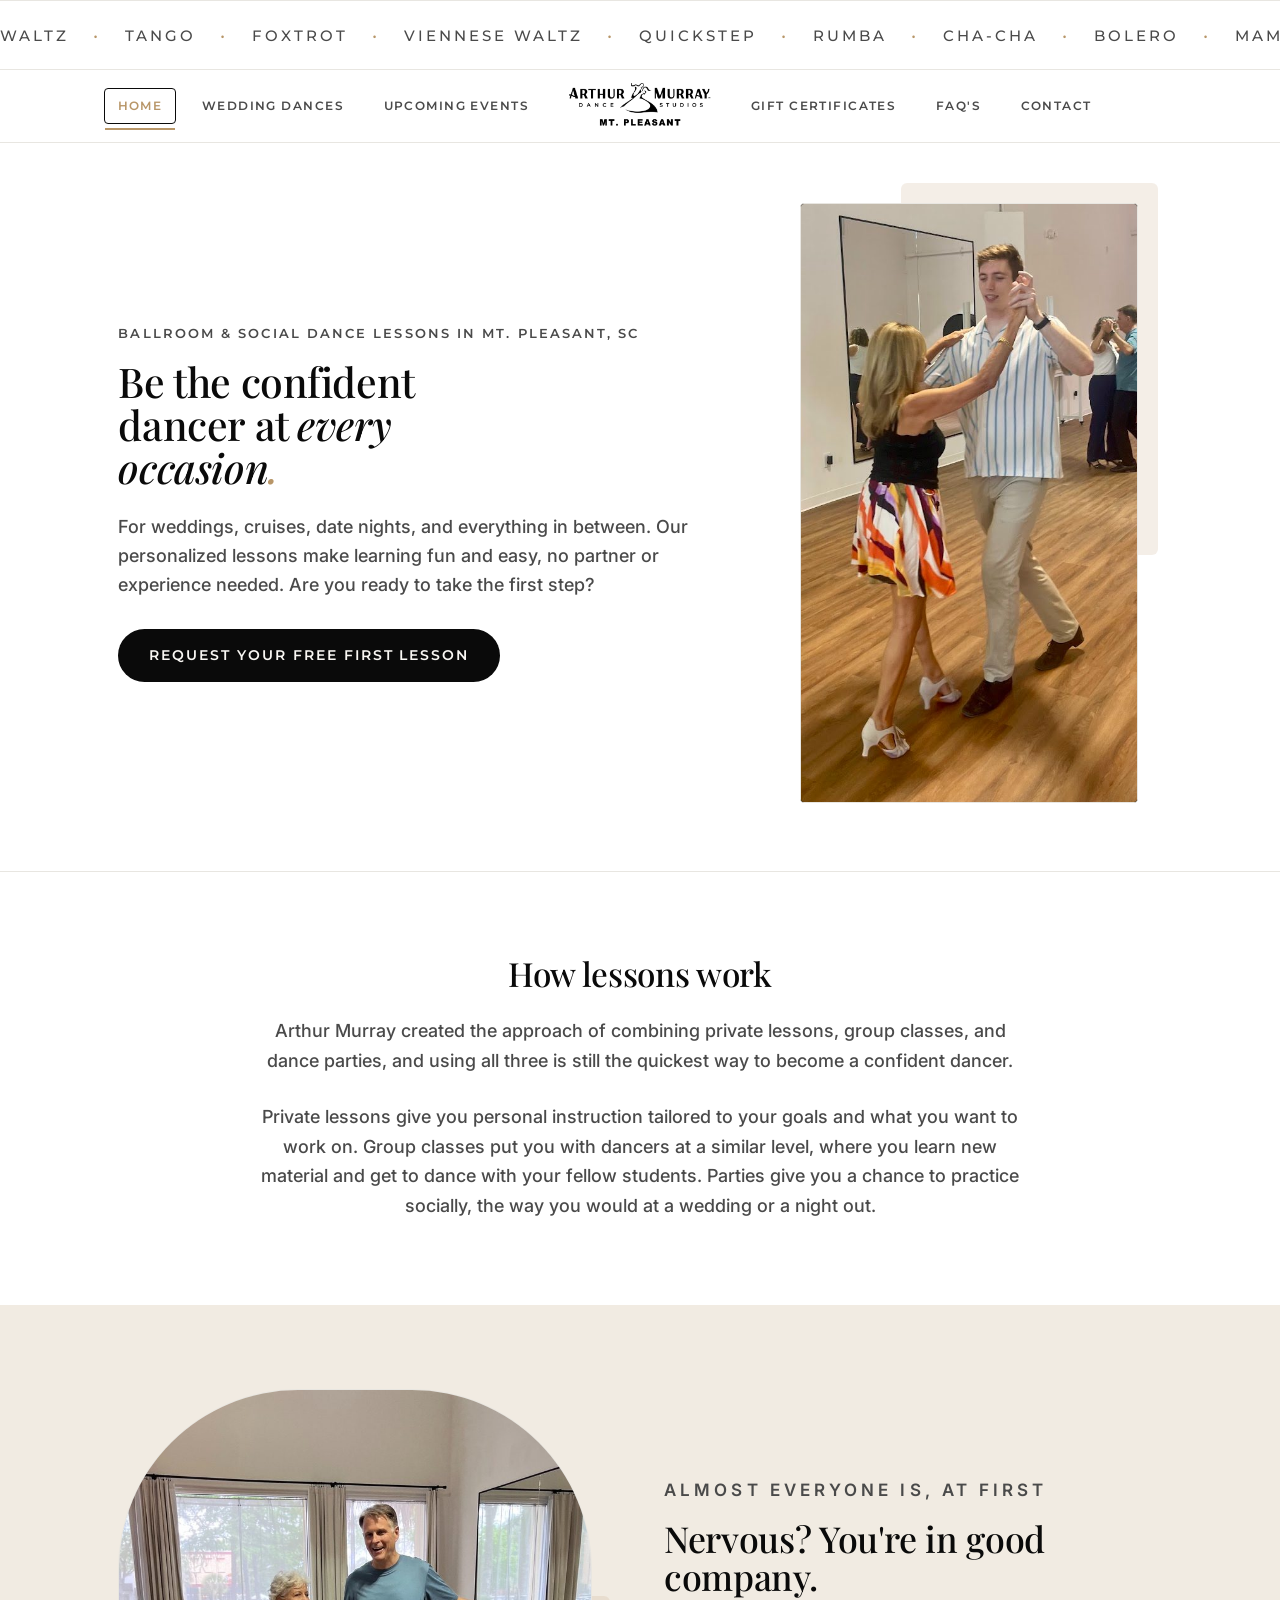
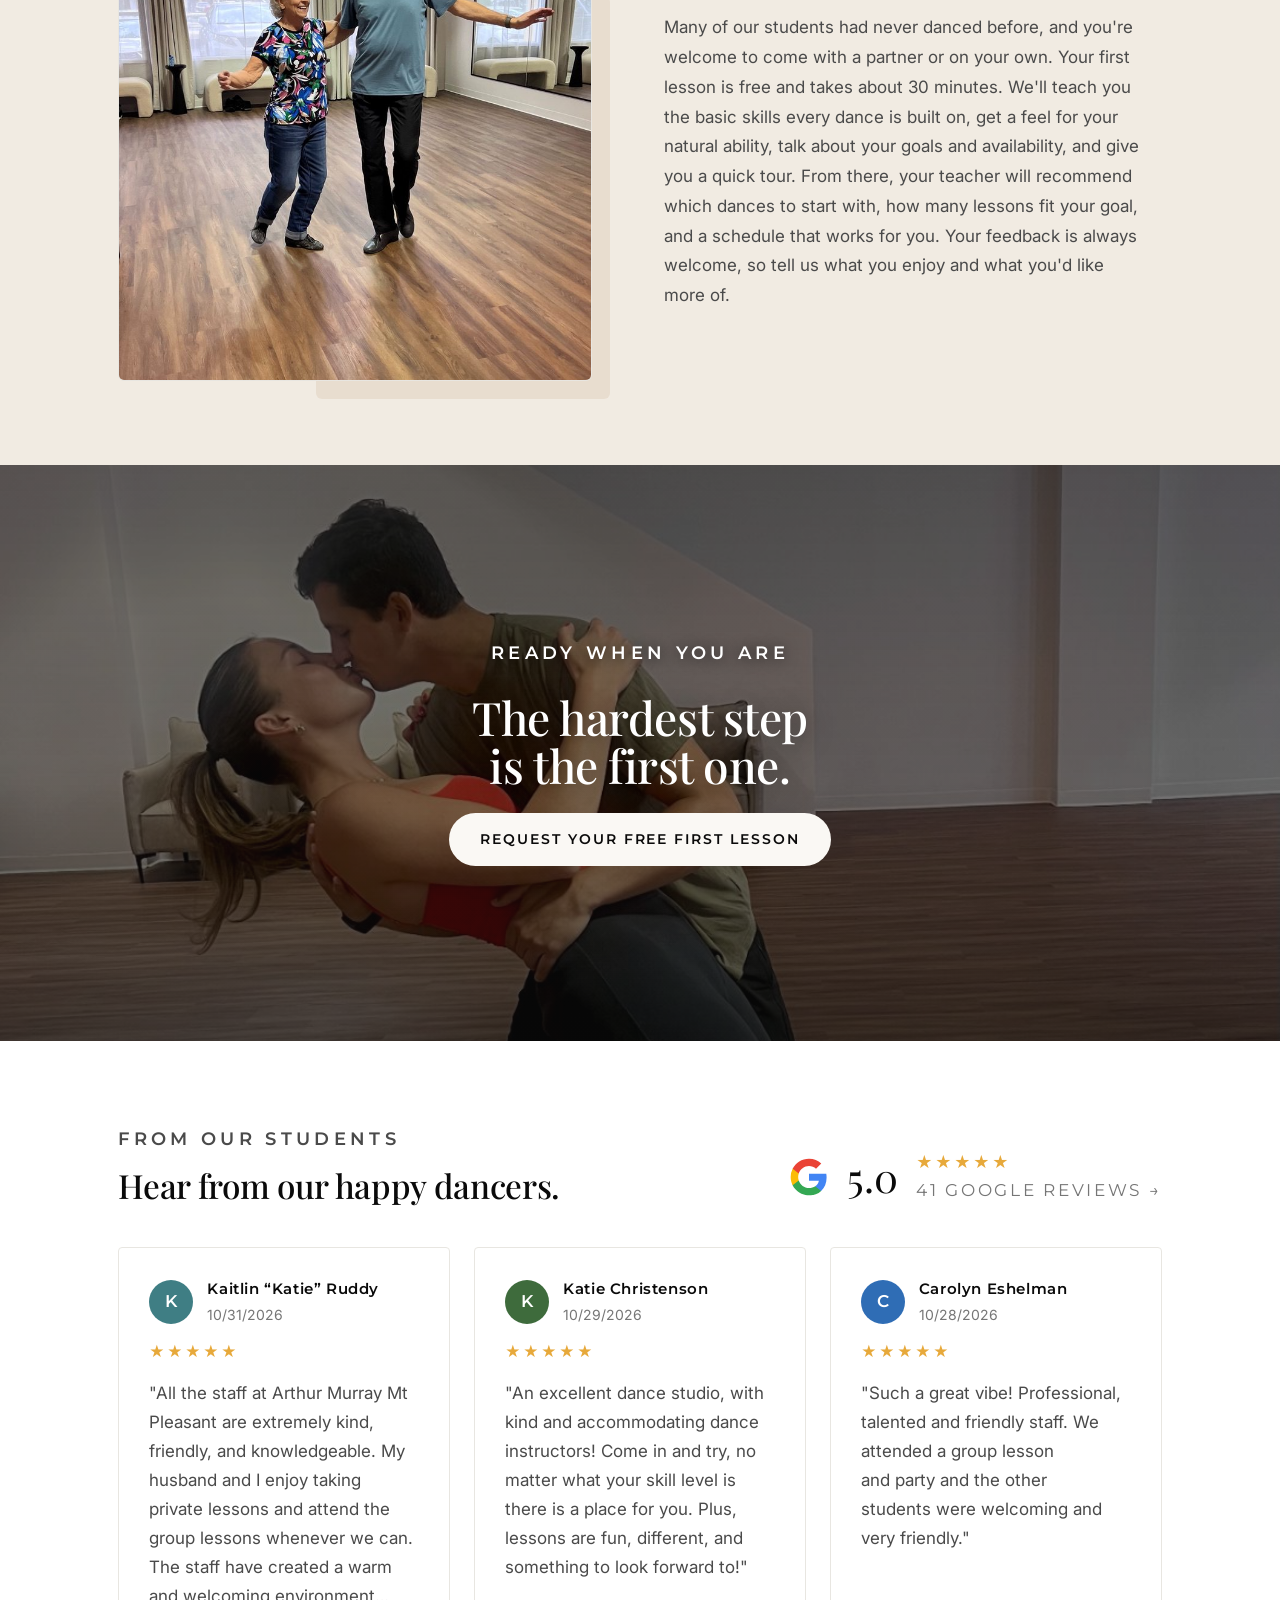
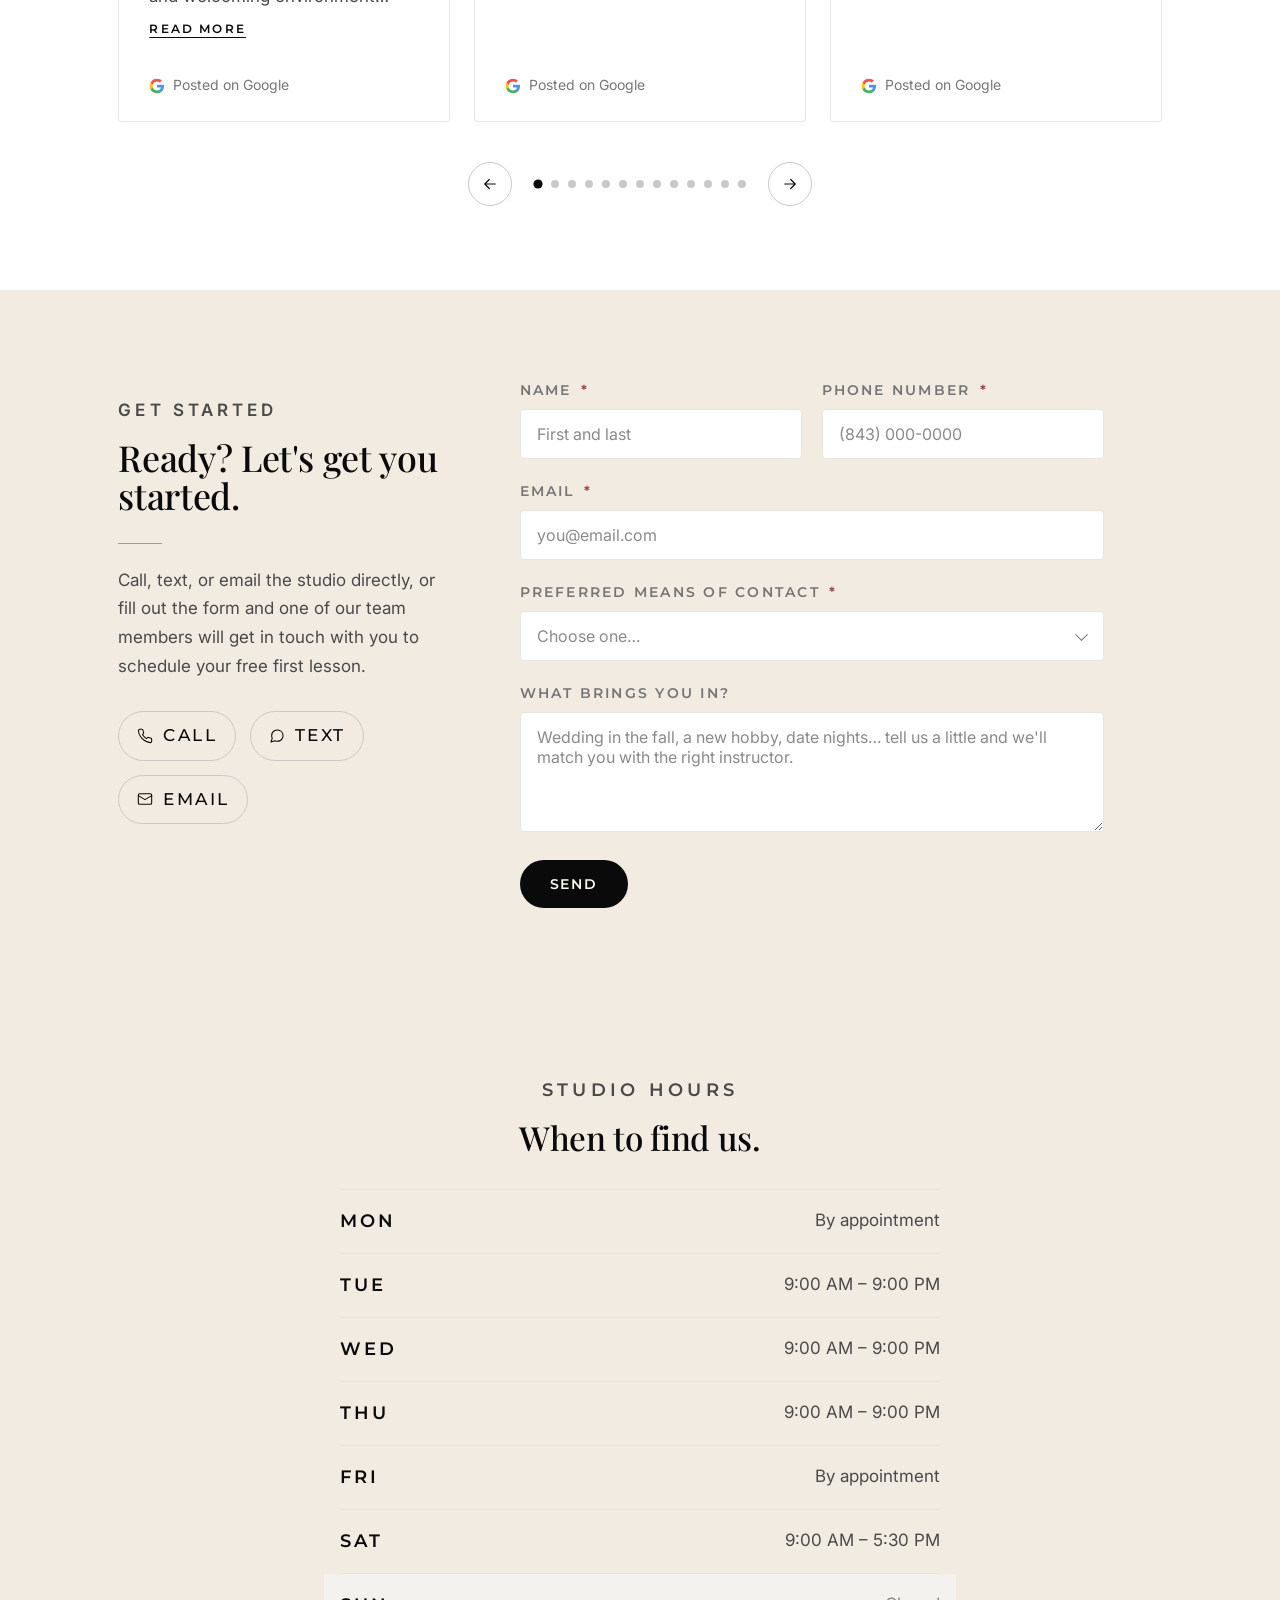
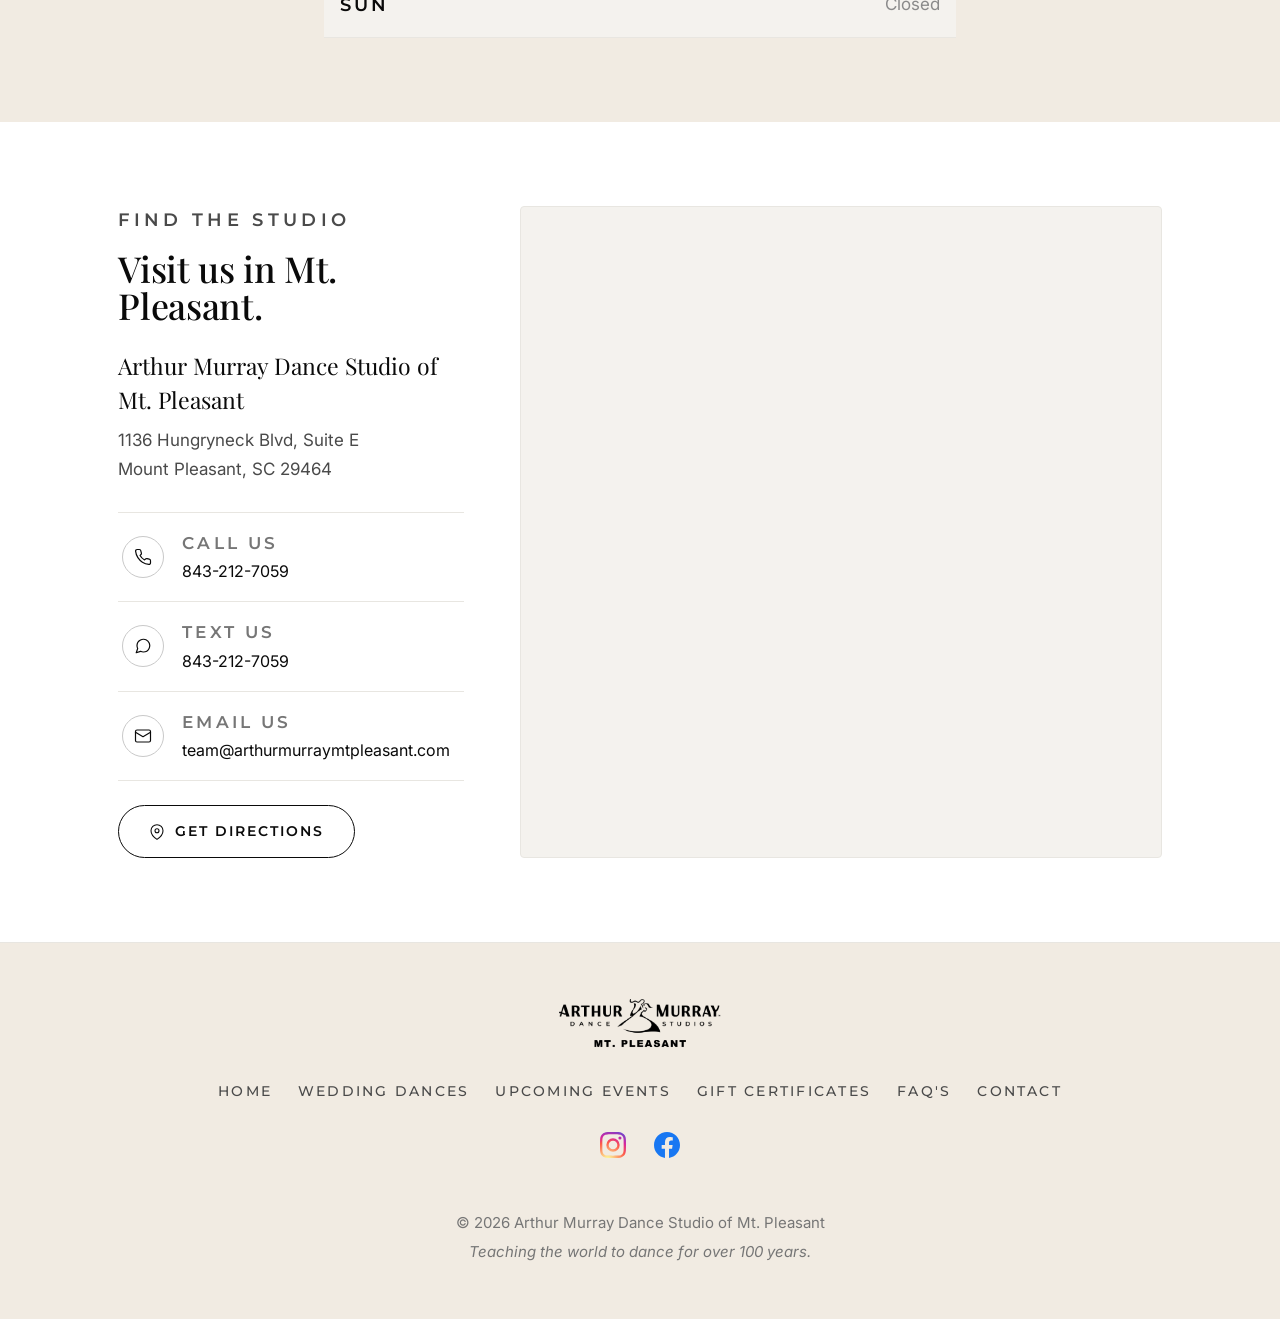
<file: index.html>
<!doctype html>
<html lang="en" data-type="serif" data-form="split" data-accent="brass">
<head>
  <meta charset="utf-8" />
  <meta name="viewport" content="width=device-width, initial-scale=1" />

  <!-- Google tag (gtag.js) — Google Ads -->
  <script async src="https://www.googletagmanager.com/gtag/js?id=AW-17691580121"></script>
  <script>
    window.dataLayer = window.dataLayer || [];
    function gtag(){ dataLayer.push(arguments); }
    gtag('js', new Date());
    gtag('config', 'AW-17691580121');
  </script>
  <title>Ballroom Dance Lessons in Mt. Pleasant, SC | Arthur Murray Dance Studio</title>
  <meta name="description" content="Adult ballroom & social dance lessons in Mt. Pleasant, SC. Private lessons, group classes & weekly parties. No partner or experience needed. Book your free first lesson." />

  <link rel="icon" type="image/png" sizes="512x512" href="assets/favicon-mark.png" />

  <!-- Open Graph / link preview (iMessage, Facebook, WhatsApp, LinkedIn, etc.) -->
  <meta property="og:type" content="website" />
  <meta property="og:site_name" content="Arthur Murray Dance Studio of Mt. Pleasant" />
  <meta property="og:title" content="Arthur Murray Dance Studio of Mt. Pleasant | Learn to Dance" />
  <meta property="og:description" content="Adult ballroom &amp; social dance lessons in Mt. Pleasant, SC. Private lessons, group classes &amp; weekly parties. No partner or experience needed." />
  <meta property="og:url" content="https://www.arthurmurraymtpleasant.com/" />
  <link rel="canonical" href="https://www.arthurmurraymtpleasant.com/" />
  <meta property="og:image" content="https://www.arthurmurraymtpleasant.com/assets/og-image.jpg" />
  <meta property="og:image:width" content="1200" />
  <meta property="og:image:height" content="630" />
  <meta property="og:image:alt" content="Arthur Murray Dance Studios, Mt. Pleasant — Learn to dance." />
  <meta name="twitter:card" content="summary_large_image" />
  <meta name="twitter:title" content="Arthur Murray Dance Studio of Mt. Pleasant | Learn to Dance" />
  <meta name="twitter:description" content="Adult ballroom &amp; social dance lessons in Mt. Pleasant, SC. No partner or experience needed." />
  <meta name="twitter:image" content="https://www.arthurmurraymtpleasant.com/assets/og-image.jpg" />
  <link rel="stylesheet" href="assets/colors_and_type.css" />
  <link rel="stylesheet" href="assets/site.css" />
  <script type="application/ld+json">
{
  "@context": "https://schema.org",
  "@type": "LocalBusiness",
  "@id": "https://www.arthurmurraymtpleasant.com/#studio",
  "name": "Arthur Murray Dance Studio of Mt. Pleasant",
  "url": "https://www.arthurmurraymtpleasant.com/",
  "image": "https://www.arthurmurraymtpleasant.com/assets/og-image.jpg",
  "telephone": "+1-843-212-7059",
  "email": "team@arthurmurraymtpleasant.com",
  "sameAs": [
    "https://share.google/LR0pyaYVrIhL8RW0n",
    "https://www.facebook.com/arthurmurraymtpleasant",
    "https://www.instagram.com/arthurmurraymtpleasant"
  ],
  "address": {
    "@type": "PostalAddress",
    "streetAddress": "1136 Hungryneck Blvd, Suite E",
    "addressLocality": "Mount Pleasant",
    "addressRegion": "SC",
    "postalCode": "29464",
    "addressCountry": "US"
  }
}
  </script>
</head>
<body data-page="home">
<div class="marquee" aria-hidden="true"><div class="marquee__track"><span class="marquee__item">Waltz<span class="marquee__dot">·</span></span><span class="marquee__item">Tango<span class="marquee__dot">·</span></span><span class="marquee__item">Foxtrot<span class="marquee__dot">·</span></span><span class="marquee__item">Viennese Waltz<span class="marquee__dot">·</span></span><span class="marquee__item">Quickstep<span class="marquee__dot">·</span></span><span class="marquee__item">Rumba<span class="marquee__dot">·</span></span><span class="marquee__item">Cha-Cha<span class="marquee__dot">·</span></span><span class="marquee__item">Bolero<span class="marquee__dot">·</span></span><span class="marquee__item">Mambo<span class="marquee__dot">·</span></span><span class="marquee__item">Salsa<span class="marquee__dot">·</span></span><span class="marquee__item">Merengue<span class="marquee__dot">·</span></span><span class="marquee__item">Bachata<span class="marquee__dot">·</span></span><span class="marquee__item">Samba<span class="marquee__dot">·</span></span><span class="marquee__item">East Coast Swing<span class="marquee__dot">·</span></span><span class="marquee__item">West Coast Swing<span class="marquee__dot">·</span></span><span class="marquee__item">Jive<span class="marquee__dot">·</span></span><span class="marquee__item">Hustle<span class="marquee__dot">·</span></span><span class="marquee__item">Carolina Shag<span class="marquee__dot">·</span></span><span class="marquee__item">Country Two-Step<span class="marquee__dot">·</span></span><span class="marquee__item">Nightclub Two-Step<span class="marquee__dot">·</span></span><span class="marquee__item">Argentine Tango<span class="marquee__dot">·</span></span><span class="marquee__item">Paso Doble<span class="marquee__dot">·</span></span><span class="marquee__item">Lindy Hop<span class="marquee__dot">·</span></span><span class="marquee__item">Wedding First Dance<span class="marquee__dot">·</span></span><span class="marquee__item">Waltz<span class="marquee__dot">·</span></span><span class="marquee__item">Tango<span class="marquee__dot">·</span></span><span class="marquee__item">Foxtrot<span class="marquee__dot">·</span></span><span class="marquee__item">Viennese Waltz<span class="marquee__dot">·</span></span><span class="marquee__item">Quickstep<span class="marquee__dot">·</span></span><span class="marquee__item">Rumba<span class="marquee__dot">·</span></span><span class="marquee__item">Cha-Cha<span class="marquee__dot">·</span></span><span class="marquee__item">Bolero<span class="marquee__dot">·</span></span><span class="marquee__item">Mambo<span class="marquee__dot">·</span></span><span class="marquee__item">Salsa<span class="marquee__dot">·</span></span><span class="marquee__item">Merengue<span class="marquee__dot">·</span></span><span class="marquee__item">Bachata<span class="marquee__dot">·</span></span><span class="marquee__item">Samba<span class="marquee__dot">·</span></span><span class="marquee__item">East Coast Swing<span class="marquee__dot">·</span></span><span class="marquee__item">West Coast Swing<span class="marquee__dot">·</span></span><span class="marquee__item">Jive<span class="marquee__dot">·</span></span><span class="marquee__item">Hustle<span class="marquee__dot">·</span></span><span class="marquee__item">Carolina Shag<span class="marquee__dot">·</span></span><span class="marquee__item">Country Two-Step<span class="marquee__dot">·</span></span><span class="marquee__item">Nightclub Two-Step<span class="marquee__dot">·</span></span><span class="marquee__item">Argentine Tango<span class="marquee__dot">·</span></span><span class="marquee__item">Paso Doble<span class="marquee__dot">·</span></span><span class="marquee__item">Lindy Hop<span class="marquee__dot">·</span></span><span class="marquee__item">Wedding First Dance<span class="marquee__dot">·</span></span></div></div><nav class="nav"><div class="nav__inner"><div class="nav__links nav__links--left"><a class="nav__link is-active" href="index.html" aria-current="page">Home</a><a class="nav__link" href="Wedding Dances.html">Wedding Dances</a><a class="nav__link" href="Upcoming Events.html">Upcoming Events</a></div><a class="nav__logo" href="index.html" aria-label="Arthur Murray Dance Studio of Mt. Pleasant home"><img src="assets/logo-lockup.png" alt="Arthur Murray Dance Studios, Mt. Pleasant"/></a><div class="nav__links nav__links--right"><a class="nav__link" href="Gift Certificates.html">Gift Certificates</a><a class="nav__link" href="FAQ.html">FAQ&#x27;s</a><a class="nav__link" href="index.html#start">Contact</a></div><button class="nav__menu-btn" aria-label="Open menu" aria-expanded="false"><span class="nav__menu-label">Menu</span><span class="nav__menu-rule" aria-hidden="true"></span></button></div></nav><section class="hero hero--split" id="top"><div class="hero__grid"><div class="stack"><p class="eyebrow" style="font-size:13px;letter-spacing:0.16em;margin-bottom:16px">Ballroom &amp; social dance lessons in Mt. Pleasant, SC</p><h1 class="display">Be the confident dancer at <em>every occasion<span class="hl-dot">.</span></em></h1><p class="hero__lede">For weddings, cruises, date nights, and everything in between. Our personalized lessons make learning fun and easy, no partner or experience needed. Are you ready to take the first step?</p><div class="hero__actions"><a class="btn btn--primary" href="#start">Request Your Free First Lesson</a></div></div><div class="hero__framewrap"><div class="hero__frame"><div class="" style="position:absolute;inset:0"><div class="reel" role="img" aria-label="Students dancing at Arthur Murray Mt. Pleasant"><img class="reel__v" src="assets/photos/slide-1.jpg" alt="" aria-hidden="true" style="opacity:1"/><img class="reel__v" src="assets/photos/slide-2.jpg" alt="" aria-hidden="true" style="opacity:0"/><img class="reel__v" src="assets/photos/slide-3.jpg" alt="" aria-hidden="true" style="opacity:0"/><img class="reel__v" src="assets/photos/slide-4.jpg" alt="" aria-hidden="true" style="opacity:0"/><img class="reel__v" src="assets/photos/slide-5.jpg" alt="" aria-hidden="true" style="opacity:0"/></div></div></div></div></div></section><section class="section value" id="story"><div class="wrap wrap--narrow"><h2 class="display">How lessons work</h2><p class="value__lede">Arthur Murray created the approach of combining private lessons, group classes, and dance parties, and using all three is still the quickest way to become a confident dancer.</p><p class="value__lede">Private lessons give you personal instruction tailored to your goals and what you want to work on. Group classes put you with dancers at a similar level, where you learn new material and get to dance with your fellow students. Parties give you a chance to practice socially, the way you would at a wedding or a night out.</p></div></section><section class="section section--alt"><div class="wrap"><div class="reassure"><div class="reassure__media"><div class="reassure__photo reassure__photo--arch"><img src="assets/photos/nervous.jpg" alt="A smiling couple during a lesson at Arthur Murray Mt. Pleasant"/></div></div><div class="reassure__text"><p class="eyebrow">Almost everyone is, at first</p><h2 class="display">Nervous? You&#x27;re in good company.</h2><p>Many of our students had never danced before, and you're welcome to come with a partner or on your own. Your first lesson is free and takes about 30 minutes. We'll teach you the basic skills every dance is built on, get a feel for your natural ability, talk about your goals and availability, and give you a quick tour. From there, your teacher will recommend which dances to start with, how many lessons fit your goal, and a schedule that works for you. Your feedback is always welcome, so tell us what you enjoy and what you'd like more of.</p></div></div></div></section><section class="photoband"><img class="photoband__img" src="assets/photos/band.jpg" alt="A couple dancing at Arthur Murray Mt. Pleasant"/><div class="photoband__content"><p class="eyebrow photoband__eyebrow">Ready when you are</p><h2 class="display photoband__title">The hardest step<br/>is the first one.</h2><a class="btn btn--ondark" href="#start">Request Your Free First Lesson</a></div></section><section class="section reviews" id="reviews"><div class="wrap"><div class="reviews__head"><div class="reviews__title"><p class="eyebrow">From our students</p><h2 class="display" style="margin-top:14px">Hear from our happy dancers.</h2></div><div class="gbadge"><svg viewBox="0 0 48 48" class="gbadge__logo"><path fill="#4285F4" d="M45.12 24.5c0-1.56-.14-3.06-.4-4.5H24v8.51h11.84c-.51 2.75-2.06 5.08-4.39 6.64v5.52h7.11c4.16-3.83 6.56-9.47 6.56-16.17z"></path><path fill="#34A853" d="M24 46c5.94 0 10.92-1.97 14.56-5.33l-7.11-5.52c-1.97 1.32-4.49 2.1-7.45 2.1-5.73 0-10.58-3.87-12.31-9.07H4.34v5.7C7.96 41.07 15.4 46 24 46z"></path><path fill="#FBBC05" d="M11.69 28.18c-.44-1.32-.69-2.73-.69-4.18s.25-2.86.69-4.18v-5.7H4.34A21.99 21.99 0 0 0 2 24c0 3.55.85 6.91 2.34 9.88l7.35-5.7z"></path><path fill="#EA4335" d="M24 10.75c3.23 0 6.13 1.11 8.41 3.29l6.31-6.31C34.91 4.18 29.93 2 24 2 15.4 2 7.96 6.93 4.34 14.12l7.35 5.7c1.73-5.2 6.58-9.07 12.31-9.07z"></path></svg><div class="gbadge__score">5.0</div><div class="gbadge__meta"><div class="gbadge__stars"><span>★★★★★</span></div><a class="gbadge__count" href="https://share.google/LR0pyaYVrIhL8RW0n" target="_blank" rel="noopener">41 Google reviews →</a></div></div></div><div class="reviews__viewport"><div class="reviews__track" style="transform:translateX(calc(-0% - 0px))"><article class="rcard"><div class="rcard__top"><div class="rcard__avatar" style="background:#3F7E84">K</div><div class="rcard__who"><div class="rcard__name">Kaitlin “Katie” Ruddy</div><div class="rcard__date">10/31/2026</div></div></div><div class="rcard__stars"><span>★★★★★</span></div><p class="rcard__body">&quot;All the staff at Arthur Murray Mt Pleasant are extremely kind, friendly, and knowledgeable. My husband and I enjoy taking private lessons and attend the group lessons whenever we can. The staff have created a warm and welcoming environment where everyone feels like they belong no matter their skill level. We look forward to our lessons learning and improving our dance skills but also genuinely enjoy being around the people in the studio too.&quot;</p><div class="rcard__src"><svg viewBox="0 0 48 48" class="rcard__g"><path fill="#4285F4" d="M45.12 24.5c0-1.56-.14-3.06-.4-4.5H24v8.51h11.84c-.51 2.75-2.06 5.08-4.39 6.64v5.52h7.11c4.16-3.83 6.56-9.47 6.56-16.17z"></path><path fill="#34A853" d="M24 46c5.94 0 10.92-1.97 14.56-5.33l-7.11-5.52c-1.97 1.32-4.49 2.1-7.45 2.1-5.73 0-10.58-3.87-12.31-9.07H4.34v5.7C7.96 41.07 15.4 46 24 46z"></path><path fill="#FBBC05" d="M11.69 28.18c-.44-1.32-.69-2.73-.69-4.18s.25-2.86.69-4.18v-5.7H4.34A21.99 21.99 0 0 0 2 24c0 3.55.85 6.91 2.34 9.88l7.35-5.7z"></path><path fill="#EA4335" d="M24 10.75c3.23 0 6.13 1.11 8.41 3.29l6.31-6.31C34.91 4.18 29.93 2 24 2 15.4 2 7.96 6.93 4.34 14.12l7.35 5.7c1.73-5.2 6.58-9.07 12.31-9.07z"></path></svg> Posted on Google</div></article><article class="rcard"><div class="rcard__top"><div class="rcard__avatar" style="background:#3E6B3C">K</div><div class="rcard__who"><div class="rcard__name">Katie Christenson</div><div class="rcard__date">10/29/2026</div></div></div><div class="rcard__stars"><span>★★★★★</span></div><p class="rcard__body">&quot;An excellent dance studio, with kind and accommodating dance instructors! Come in and try, no matter what your skill level is there is a place for you. Plus, lessons are fun, different, and something to look forward to!&quot;</p><div class="rcard__src"><svg viewBox="0 0 48 48" class="rcard__g"><path fill="#4285F4" d="M45.12 24.5c0-1.56-.14-3.06-.4-4.5H24v8.51h11.84c-.51 2.75-2.06 5.08-4.39 6.64v5.52h7.11c4.16-3.83 6.56-9.47 6.56-16.17z"></path><path fill="#34A853" d="M24 46c5.94 0 10.92-1.97 14.56-5.33l-7.11-5.52c-1.97 1.32-4.49 2.1-7.45 2.1-5.73 0-10.58-3.87-12.31-9.07H4.34v5.7C7.96 41.07 15.4 46 24 46z"></path><path fill="#FBBC05" d="M11.69 28.18c-.44-1.32-.69-2.73-.69-4.18s.25-2.86.69-4.18v-5.7H4.34A21.99 21.99 0 0 0 2 24c0 3.55.85 6.91 2.34 9.88l7.35-5.7z"></path><path fill="#EA4335" d="M24 10.75c3.23 0 6.13 1.11 8.41 3.29l6.31-6.31C34.91 4.18 29.93 2 24 2 15.4 2 7.96 6.93 4.34 14.12l7.35 5.7c1.73-5.2 6.58-9.07 12.31-9.07z"></path></svg> Posted on Google</div></article><article class="rcard"><div class="rcard__top"><div class="rcard__avatar" style="background:#2F6DB5">C</div><div class="rcard__who"><div class="rcard__name">Carolyn Eshelman</div><div class="rcard__date">10/28/2026</div></div></div><div class="rcard__stars"><span>★★★★★</span></div><p class="rcard__body">&quot;Such a great vibe! Professional, talented and friendly staff. We attended a group lesson and party and the other students were welcoming and very friendly.&quot;</p><div class="rcard__src"><svg viewBox="0 0 48 48" class="rcard__g"><path fill="#4285F4" d="M45.12 24.5c0-1.56-.14-3.06-.4-4.5H24v8.51h11.84c-.51 2.75-2.06 5.08-4.39 6.64v5.52h7.11c4.16-3.83 6.56-9.47 6.56-16.17z"></path><path fill="#34A853" d="M24 46c5.94 0 10.92-1.97 14.56-5.33l-7.11-5.52c-1.97 1.32-4.49 2.1-7.45 2.1-5.73 0-10.58-3.87-12.31-9.07H4.34v5.7C7.96 41.07 15.4 46 24 46z"></path><path fill="#FBBC05" d="M11.69 28.18c-.44-1.32-.69-2.73-.69-4.18s.25-2.86.69-4.18v-5.7H4.34A21.99 21.99 0 0 0 2 24c0 3.55.85 6.91 2.34 9.88l7.35-5.7z"></path><path fill="#EA4335" d="M24 10.75c3.23 0 6.13 1.11 8.41 3.29l6.31-6.31C34.91 4.18 29.93 2 24 2 15.4 2 7.96 6.93 4.34 14.12l7.35 5.7c1.73-5.2 6.58-9.07 12.31-9.07z"></path></svg> Posted on Google</div></article><article class="rcard"><div class="rcard__top"><div class="rcard__avatar" style="background:#6E4593">J</div><div class="rcard__who"><div class="rcard__name">Jessica Rahimi</div><div class="rcard__date">10/2026</div></div></div><div class="rcard__stars"><span>★★★★★</span></div><p class="rcard__body">&quot;Ann Marie makes every dance lesson so much fun! She brings such great energy, excitement, and enthusiasm to every class. She makes learning to dance feel effortless, exciting, and something you genuinely look forward to. Every lesson is filled with laughter, fun, and new things to learn, and you leave feeling excited to come back for more!<br/>Arthur Murray Dance Studio has been such a wonderful experience, and Ann Marie makes it even more special with her personality and passion for dancing. If you’re looking for something fun, exciting, and a little outside your comfort zone, I highly recommend giving it a try. You might just discover a new passion! 💃✨&quot;</p><div class="rcard__src"><svg viewBox="0 0 48 48" class="rcard__g"><path fill="#4285F4" d="M45.12 24.5c0-1.56-.14-3.06-.4-4.5H24v8.51h11.84c-.51 2.75-2.06 5.08-4.39 6.64v5.52h7.11c4.16-3.83 6.56-9.47 6.56-16.17z"></path><path fill="#34A853" d="M24 46c5.94 0 10.92-1.97 14.56-5.33l-7.11-5.52c-1.97 1.32-4.49 2.1-7.45 2.1-5.73 0-10.58-3.87-12.31-9.07H4.34v5.7C7.96 41.07 15.4 46 24 46z"></path><path fill="#FBBC05" d="M11.69 28.18c-.44-1.32-.69-2.73-.69-4.18s.25-2.86.69-4.18v-5.7H4.34A21.99 21.99 0 0 0 2 24c0 3.55.85 6.91 2.34 9.88l7.35-5.7z"></path><path fill="#EA4335" d="M24 10.75c3.23 0 6.13 1.11 8.41 3.29l6.31-6.31C34.91 4.18 29.93 2 24 2 15.4 2 7.96 6.93 4.34 14.12l7.35 5.7c1.73-5.2 6.58-9.07 12.31-9.07z"></path></svg> Posted on Google</div></article><article class="rcard"><div class="rcard__top"><div class="rcard__avatar" style="background:#6B7B82">D</div><div class="rcard__who"><div class="rcard__name">David Schools</div><div class="rcard__date">10/2026</div></div></div><div class="rcard__stars"><span>★★★★★</span></div><p class="rcard__body">&quot;This Dance Studio is a fun, supportive place to improve your dancing skills. Maria and Ann Marie are positive, knowledgeable, and enthusiastic. Needing to step up my game for my daughter's wedding, I turned to them for help and it has been a wonderful experience and I've learned a lot. I highly recommend Arthur Murray Dance Studio of Mt Pleasant to learn to dance and enjoy it!&quot;</p><div class="rcard__src"><svg viewBox="0 0 48 48" class="rcard__g"><path fill="#4285F4" d="M45.12 24.5c0-1.56-.14-3.06-.4-4.5H24v8.51h11.84c-.51 2.75-2.06 5.08-4.39 6.64v5.52h7.11c4.16-3.83 6.56-9.47 6.56-16.17z"></path><path fill="#34A853" d="M24 46c5.94 0 10.92-1.97 14.56-5.33l-7.11-5.52c-1.97 1.32-4.49 2.1-7.45 2.1-5.73 0-10.58-3.87-12.31-9.07H4.34v5.7C7.96 41.07 15.4 46 24 46z"></path><path fill="#FBBC05" d="M11.69 28.18c-.44-1.32-.69-2.73-.69-4.18s.25-2.86.69-4.18v-5.7H4.34A21.99 21.99 0 0 0 2 24c0 3.55.85 6.91 2.34 9.88l7.35-5.7z"></path><path fill="#EA4335" d="M24 10.75c3.23 0 6.13 1.11 8.41 3.29l6.31-6.31C34.91 4.18 29.93 2 24 2 15.4 2 7.96 6.93 4.34 14.12l7.35 5.7c1.73-5.2 6.58-9.07 12.31-9.07z"></path></svg> Posted on Google</div></article><article class="rcard"><div class="rcard__top"><div class="rcard__avatar" style="background:#3A7CA5">K</div><div class="rcard__who"><div class="rcard__name">Kam Goudarzi</div><div class="rcard__date">9/2026</div></div></div><div class="rcard__stars"><span>★★★★★</span></div><p class="rcard__body">&quot;My wife and I have been taking lessons for a couple years now, and somehow it has become one of the things we genuinely look forward to every other week. It’s fun, refreshing, and such a great break from the usual routine. We laugh a lot, occasionally even dance correctly, and always leave in a better mood than when we walked in. AnnMarie is awesome; super patient, flexible, accommodating, and just really easy to work with. She knows how to challenge you without making it feel stressful, and she keeps everything relaxed and enjoyable. The rest of the instructors are amazing as well, and the whole studio has an incredibly friendly, welcoming vibe. Definitely recommend!&quot;</p><div class="rcard__src"><svg viewBox="0 0 48 48" class="rcard__g"><path fill="#4285F4" d="M45.12 24.5c0-1.56-.14-3.06-.4-4.5H24v8.51h11.84c-.51 2.75-2.06 5.08-4.39 6.64v5.52h7.11c4.16-3.83 6.56-9.47 6.56-16.17z"></path><path fill="#34A853" d="M24 46c5.94 0 10.92-1.97 14.56-5.33l-7.11-5.52c-1.97 1.32-4.49 2.1-7.45 2.1-5.73 0-10.58-3.87-12.31-9.07H4.34v5.7C7.96 41.07 15.4 46 24 46z"></path><path fill="#FBBC05" d="M11.69 28.18c-.44-1.32-.69-2.73-.69-4.18s.25-2.86.69-4.18v-5.7H4.34A21.99 21.99 0 0 0 2 24c0 3.55.85 6.91 2.34 9.88l7.35-5.7z"></path><path fill="#EA4335" d="M24 10.75c3.23 0 6.13 1.11 8.41 3.29l6.31-6.31C34.91 4.18 29.93 2 24 2 15.4 2 7.96 6.93 4.34 14.12l7.35 5.7c1.73-5.2 6.58-9.07 12.31-9.07z"></path></svg> Posted on Google</div></article><article class="rcard"><div class="rcard__top"><div class="rcard__avatar" style="background:#4A6B82">G</div><div class="rcard__who"><div class="rcard__name">Greg Canterbury</div><div class="rcard__date">9/2026</div></div></div><div class="rcard__stars"><span>★★★★★</span></div><p class="rcard__body">&quot;I highly recommend Authur Murray Dance Studio of Mt. Pleasant. AnnMarie and her group of professional dance instructors make the learning experience so enjoyable, fun and rewarding. They can choreography a dance for special occasions ‘weddings, anniversaries’ or teach a specific dance style, Latin (bachata, salsa, cha-cha-cha, samba, paso doble), or Ballroom (waltz, rumba, foxtrot, swing, tango). For dancers who want to learn advanced techniques (quickstep, Viennese waltz, Argentine tango) are options for showcasing your talent. I enjoy taking private lessons, combined with attending group classes, and social events to reinforce what I have learned. It has also provided me with the opportunity to meet people in the community who love to dance! Come out and join us! You will have a fantastic time!&quot;</p><div class="rcard__src"><svg viewBox="0 0 48 48" class="rcard__g"><path fill="#4285F4" d="M45.12 24.5c0-1.56-.14-3.06-.4-4.5H24v8.51h11.84c-.51 2.75-2.06 5.08-4.39 6.64v5.52h7.11c4.16-3.83 6.56-9.47 6.56-16.17z"></path><path fill="#34A853" d="M24 46c5.94 0 10.92-1.97 14.56-5.33l-7.11-5.52c-1.97 1.32-4.49 2.1-7.45 2.1-5.73 0-10.58-3.87-12.31-9.07H4.34v5.7C7.96 41.07 15.4 46 24 46z"></path><path fill="#FBBC05" d="M11.69 28.18c-.44-1.32-.69-2.73-.69-4.18s.25-2.86.69-4.18v-5.7H4.34A21.99 21.99 0 0 0 2 24c0 3.55.85 6.91 2.34 9.88l7.35-5.7z"></path><path fill="#EA4335" d="M24 10.75c3.23 0 6.13 1.11 8.41 3.29l6.31-6.31C34.91 4.18 29.93 2 24 2 15.4 2 7.96 6.93 4.34 14.12l7.35 5.7c1.73-5.2 6.58-9.07 12.31-9.07z"></path></svg> Posted on Google</div></article><article class="rcard"><div class="rcard__top"><div class="rcard__avatar" style="background:#4A6B82">C</div><div class="rcard__who"><div class="rcard__name">Christine Aukamp</div><div class="rcard__date">9/2026</div></div></div><div class="rcard__stars"><span>★★★★★</span></div><p class="rcard__body">&quot;This is such a fun way to learn how to dance. From salsa, cha cha to the waltz you can learn all styles of dances. They offer extra classes to perfect your moves and hone in the details. Give it a try and create a new form of entertainment in your life...you will be so happy! 🥰&quot;</p><div class="rcard__src"><svg viewBox="0 0 48 48" class="rcard__g"><path fill="#4285F4" d="M45.12 24.5c0-1.56-.14-3.06-.4-4.5H24v8.51h11.84c-.51 2.75-2.06 5.08-4.39 6.64v5.52h7.11c4.16-3.83 6.56-9.47 6.56-16.17z"></path><path fill="#34A853" d="M24 46c5.94 0 10.92-1.97 14.56-5.33l-7.11-5.52c-1.97 1.32-4.49 2.1-7.45 2.1-5.73 0-10.58-3.87-12.31-9.07H4.34v5.7C7.96 41.07 15.4 46 24 46z"></path><path fill="#FBBC05" d="M11.69 28.18c-.44-1.32-.69-2.73-.69-4.18s.25-2.86.69-4.18v-5.7H4.34A21.99 21.99 0 0 0 2 24c0 3.55.85 6.91 2.34 9.88l7.35-5.7z"></path><path fill="#EA4335" d="M24 10.75c3.23 0 6.13 1.11 8.41 3.29l6.31-6.31C34.91 4.18 29.93 2 24 2 15.4 2 7.96 6.93 4.34 14.12l7.35 5.7c1.73-5.2 6.58-9.07 12.31-9.07z"></path></svg> Posted on Google</div></article><article class="rcard"><div class="rcard__top"><div class="rcard__avatar" style="background:#8A6E5E">M</div><div class="rcard__who"><div class="rcard__name">Mikayla Hill</div><div class="rcard__date">9/2026</div></div></div><div class="rcard__stars"><span>★★★★★</span></div><p class="rcard__body">&quot;Went here for wedding first dance help and cannot recommend Maria enough! We went several months before our wedding to get the best outcome and I’m so thankful we went with Arthur Murray! Maria is fun, accommodating and one of the most personable people we’ve ever met. She checked in before every class and always took our input and experience seriously. My fiancee and I couldn’t be happier with our experience and we are so excited to have our first dance next week! She helped make the process as smooth as possible and always ensured we felt confident after every class. 🩷🩷🩷&quot;</p><div class="rcard__src"><svg viewBox="0 0 48 48" class="rcard__g"><path fill="#4285F4" d="M45.12 24.5c0-1.56-.14-3.06-.4-4.5H24v8.51h11.84c-.51 2.75-2.06 5.08-4.39 6.64v5.52h7.11c4.16-3.83 6.56-9.47 6.56-16.17z"></path><path fill="#34A853" d="M24 46c5.94 0 10.92-1.97 14.56-5.33l-7.11-5.52c-1.97 1.32-4.49 2.1-7.45 2.1-5.73 0-10.58-3.87-12.31-9.07H4.34v5.7C7.96 41.07 15.4 46 24 46z"></path><path fill="#FBBC05" d="M11.69 28.18c-.44-1.32-.69-2.73-.69-4.18s.25-2.86.69-4.18v-5.7H4.34A21.99 21.99 0 0 0 2 24c0 3.55.85 6.91 2.34 9.88l7.35-5.7z"></path><path fill="#EA4335" d="M24 10.75c3.23 0 6.13 1.11 8.41 3.29l6.31-6.31C34.91 4.18 29.93 2 24 2 15.4 2 7.96 6.93 4.34 14.12l7.35 5.7c1.73-5.2 6.58-9.07 12.31-9.07z"></path></svg> Posted on Google</div></article><article class="rcard"><div class="rcard__top"><div class="rcard__avatar" style="background:#8E6F47">T</div><div class="rcard__who"><div class="rcard__name">Tammy Owsley</div><div class="rcard__date">8/2026</div></div></div><div class="rcard__stars"><span>★★★★★</span></div><p class="rcard__body">&quot;AnnMarie and her staff are incredibly talented instructors. They are encouraging, passionate, and remarkably patient with their students. The studio itself has such a warm, welcoming environment that truly makes me feel like part of the family every time I walk through the door.&quot;</p><div class="rcard__src"><svg viewBox="0 0 48 48" class="rcard__g"><path fill="#4285F4" d="M45.12 24.5c0-1.56-.14-3.06-.4-4.5H24v8.51h11.84c-.51 2.75-2.06 5.08-4.39 6.64v5.52h7.11c4.16-3.83 6.56-9.47 6.56-16.17z"></path><path fill="#34A853" d="M24 46c5.94 0 10.92-1.97 14.56-5.33l-7.11-5.52c-1.97 1.32-4.49 2.1-7.45 2.1-5.73 0-10.58-3.87-12.31-9.07H4.34v5.7C7.96 41.07 15.4 46 24 46z"></path><path fill="#FBBC05" d="M11.69 28.18c-.44-1.32-.69-2.73-.69-4.18s.25-2.86.69-4.18v-5.7H4.34A21.99 21.99 0 0 0 2 24c0 3.55.85 6.91 2.34 9.88l7.35-5.7z"></path><path fill="#EA4335" d="M24 10.75c3.23 0 6.13 1.11 8.41 3.29l6.31-6.31C34.91 4.18 29.93 2 24 2 15.4 2 7.96 6.93 4.34 14.12l7.35 5.7c1.73-5.2 6.58-9.07 12.31-9.07z"></path></svg> Posted on Google</div></article><article class="rcard"><div class="rcard__top"><div class="rcard__avatar" style="background:#3F7E84">J</div><div class="rcard__who"><div class="rcard__name">Jamie McKee</div><div class="rcard__date">6/1/2026</div></div></div><div class="rcard__stars"><span>★★★★★</span></div><p class="rcard__body">&quot;My wife and I started with Arthur Murray Dance Studio of Mt. Pleasant a month ago when our neighbors took dance lessons for their daughter's wedding. They raved about Ann Marie. Our son's wedding was coming up, so my wife signed us all up. When I say us, I mean all of us. She took lessons with our son, so they'd be comfortable for the mother/groom dance. And, she signed us up as a couple because it looked and sounded fun. We've only been taking lessons for a month now, and we're hooked. Ann Marie, Maria, and Charles have made each lesson fun. They're kind and helpful when we make mistakes, and so we can laugh at ourselves while learning. They're so observant: a small change they suggest can make such a difference and a stumbling dance move turns effortless. We love the private lessons both to get started, and to work on the dance types we like. We've also come to enjoy participating in the free group lessons twice a week that came along with the private lessons. We get to practice what we learned in our private lessons, but we also learn a new dance. It's practice, but also helping us learn the fun of dances we've heard about but don't know. And, we get to meet others who are having fun learning to dance. Some have been taking lessons for years. Others, like us, are beginners. The common theme is lots and lots of smiles. Thank you Ann Marie, Marie and Charles for giving us something inspiring to look forward to every week.&quot;</p><div class="rcard__src"><svg viewBox="0 0 48 48" class="rcard__g"><path fill="#4285F4" d="M45.12 24.5c0-1.56-.14-3.06-.4-4.5H24v8.51h11.84c-.51 2.75-2.06 5.08-4.39 6.64v5.52h7.11c4.16-3.83 6.56-9.47 6.56-16.17z"></path><path fill="#34A853" d="M24 46c5.94 0 10.92-1.97 14.56-5.33l-7.11-5.52c-1.97 1.32-4.49 2.1-7.45 2.1-5.73 0-10.58-3.87-12.31-9.07H4.34v5.7C7.96 41.07 15.4 46 24 46z"></path><path fill="#FBBC05" d="M11.69 28.18c-.44-1.32-.69-2.73-.69-4.18s.25-2.86.69-4.18v-5.7H4.34A21.99 21.99 0 0 0 2 24c0 3.55.85 6.91 2.34 9.88l7.35-5.7z"></path><path fill="#EA4335" d="M24 10.75c3.23 0 6.13 1.11 8.41 3.29l6.31-6.31C34.91 4.18 29.93 2 24 2 15.4 2 7.96 6.93 4.34 14.12l7.35 5.7c1.73-5.2 6.58-9.07 12.31-9.07z"></path></svg> Posted on Google</div></article><article class="rcard"><div class="rcard__top"><div class="rcard__avatar" style="background:#3F7E84">D</div><div class="rcard__who"><div class="rcard__name">Debbie</div><div class="rcard__date">5/25/2026</div></div></div><div class="rcard__stars"><span>★★★★★</span></div><p class="rcard__body">&quot;Everyone should learn to dance - especially at this studio! Ann Marie and staff are professional and trained to teach in a way that fits your learning style. And, you will have fun while learning a skill that is so good for body and brain. I have been taking lessons for 3 years and love it! The lessons and dance party are always a part of my week that I look forward to:)&quot;</p><div class="rcard__src"><svg viewBox="0 0 48 48" class="rcard__g"><path fill="#4285F4" d="M45.12 24.5c0-1.56-.14-3.06-.4-4.5H24v8.51h11.84c-.51 2.75-2.06 5.08-4.39 6.64v5.52h7.11c4.16-3.83 6.56-9.47 6.56-16.17z"></path><path fill="#34A853" d="M24 46c5.94 0 10.92-1.97 14.56-5.33l-7.11-5.52c-1.97 1.32-4.49 2.1-7.45 2.1-5.73 0-10.58-3.87-12.31-9.07H4.34v5.7C7.96 41.07 15.4 46 24 46z"></path><path fill="#FBBC05" d="M11.69 28.18c-.44-1.32-.69-2.73-.69-4.18s.25-2.86.69-4.18v-5.7H4.34A21.99 21.99 0 0 0 2 24c0 3.55.85 6.91 2.34 9.88l7.35-5.7z"></path><path fill="#EA4335" d="M24 10.75c3.23 0 6.13 1.11 8.41 3.29l6.31-6.31C34.91 4.18 29.93 2 24 2 15.4 2 7.96 6.93 4.34 14.12l7.35 5.7c1.73-5.2 6.58-9.07 12.31-9.07z"></path></svg> Posted on Google</div></article><article class="rcard"><div class="rcard__top"><div class="rcard__avatar" style="background:#3E6B3C">S</div><div class="rcard__who"><div class="rcard__name">Susan Wood</div><div class="rcard__date">5/18/2026</div></div></div><div class="rcard__stars"><span>★★★★★</span></div><p class="rcard__body">&quot;The atmosphere at Arthur Murray of Mt Pleasant is warm and welcoming. The instructors are exceptional teachers and they are so supportive. Group classes are fun and accommodate all skill levels. I highly recommend this dance studio…it’s the best in Charleston!&quot;</p><div class="rcard__src"><svg viewBox="0 0 48 48" class="rcard__g"><path fill="#4285F4" d="M45.12 24.5c0-1.56-.14-3.06-.4-4.5H24v8.51h11.84c-.51 2.75-2.06 5.08-4.39 6.64v5.52h7.11c4.16-3.83 6.56-9.47 6.56-16.17z"></path><path fill="#34A853" d="M24 46c5.94 0 10.92-1.97 14.56-5.33l-7.11-5.52c-1.97 1.32-4.49 2.1-7.45 2.1-5.73 0-10.58-3.87-12.31-9.07H4.34v5.7C7.96 41.07 15.4 46 24 46z"></path><path fill="#FBBC05" d="M11.69 28.18c-.44-1.32-.69-2.73-.69-4.18s.25-2.86.69-4.18v-5.7H4.34A21.99 21.99 0 0 0 2 24c0 3.55.85 6.91 2.34 9.88l7.35-5.7z"></path><path fill="#EA4335" d="M24 10.75c3.23 0 6.13 1.11 8.41 3.29l6.31-6.31C34.91 4.18 29.93 2 24 2 15.4 2 7.96 6.93 4.34 14.12l7.35 5.7c1.73-5.2 6.58-9.07 12.31-9.07z"></path></svg> Posted on Google</div></article><article class="rcard"><div class="rcard__top"><div class="rcard__avatar" style="background:#5A5A5A">L</div><div class="rcard__who"><div class="rcard__name">Luke Powell</div><div class="rcard__date">5/2026</div></div></div><div class="rcard__stars"><span>★★★★★</span></div><p class="rcard__body">&quot;I moved to Mt. Pleasant looking for something social that wasn’t just the bar scene. Gave Arthur Murray Mt. Pleasant a shot and have been thoroughly enjoying it. The instructors are patient and break everything down clearly. Private lessons are good for picking up new moves and tightening up technique. The group classes and social nights are a great way to meet people. It’s also a legit workout. My Whoop always blows up with the step count after a night of dancing.<br/>The studio is modern and spacious, right in the shopping center next to Mt. Pleasant Towne Centre. Tons of parking, restaurants steps away, and convenient for the whole Mt. Pleasant/Charleston area. If you want ballroom or Latin styles like salsa and bachata, just show up for a class. It’s a good way to stay active and meet people around here.&quot;</p><div class="rcard__src"><svg viewBox="0 0 48 48" class="rcard__g"><path fill="#4285F4" d="M45.12 24.5c0-1.56-.14-3.06-.4-4.5H24v8.51h11.84c-.51 2.75-2.06 5.08-4.39 6.64v5.52h7.11c4.16-3.83 6.56-9.47 6.56-16.17z"></path><path fill="#34A853" d="M24 46c5.94 0 10.92-1.97 14.56-5.33l-7.11-5.52c-1.97 1.32-4.49 2.1-7.45 2.1-5.73 0-10.58-3.87-12.31-9.07H4.34v5.7C7.96 41.07 15.4 46 24 46z"></path><path fill="#FBBC05" d="M11.69 28.18c-.44-1.32-.69-2.73-.69-4.18s.25-2.86.69-4.18v-5.7H4.34A21.99 21.99 0 0 0 2 24c0 3.55.85 6.91 2.34 9.88l7.35-5.7z"></path><path fill="#EA4335" d="M24 10.75c3.23 0 6.13 1.11 8.41 3.29l6.31-6.31C34.91 4.18 29.93 2 24 2 15.4 2 7.96 6.93 4.34 14.12l7.35 5.7c1.73-5.2 6.58-9.07 12.31-9.07z"></path></svg> Posted on Google</div></article><article class="rcard"><div class="rcard__top"><div class="rcard__avatar" style="background:#2F6DB5">S</div><div class="rcard__who"><div class="rcard__name">Sara Hampton</div><div class="rcard__date">5/11/2026</div></div></div><div class="rcard__stars"><span>★★★★★</span></div><p class="rcard__body">&quot;Dancing is such a fun date night! My husband gifted me a package several years ago, and we have loved it ever since! Throw in the weekly party as a fun night to practice….Highly recommend!!!&quot;</p><div class="rcard__src"><svg viewBox="0 0 48 48" class="rcard__g"><path fill="#4285F4" d="M45.12 24.5c0-1.56-.14-3.06-.4-4.5H24v8.51h11.84c-.51 2.75-2.06 5.08-4.39 6.64v5.52h7.11c4.16-3.83 6.56-9.47 6.56-16.17z"></path><path fill="#34A853" d="M24 46c5.94 0 10.92-1.97 14.56-5.33l-7.11-5.52c-1.97 1.32-4.49 2.1-7.45 2.1-5.73 0-10.58-3.87-12.31-9.07H4.34v5.7C7.96 41.07 15.4 46 24 46z"></path><path fill="#FBBC05" d="M11.69 28.18c-.44-1.32-.69-2.73-.69-4.18s.25-2.86.69-4.18v-5.7H4.34A21.99 21.99 0 0 0 2 24c0 3.55.85 6.91 2.34 9.88l7.35-5.7z"></path><path fill="#EA4335" d="M24 10.75c3.23 0 6.13 1.11 8.41 3.29l6.31-6.31C34.91 4.18 29.93 2 24 2 15.4 2 7.96 6.93 4.34 14.12l7.35 5.7c1.73-5.2 6.58-9.07 12.31-9.07z"></path></svg> Posted on Google</div></article><article class="rcard"><div class="rcard__top"><div class="rcard__avatar" style="background:#6E4593">A</div><div class="rcard__who"><div class="rcard__name">Anthony Facca</div><div class="rcard__date">5/11/2026</div></div></div><div class="rcard__stars"><span>★★★★★</span></div><p class="rcard__body">&quot;My wife and I took lessons here before our wedding. We started with zero experience, but the instructors made it fun and easy to learn. They broke each step down into small simple steps that we could put together into one big dance. They helped us feel comfortable and confident so we could enjoy our first dance. We highly recommend for anybody getting married and wanting to learn a few moves for their big day!&quot;</p><div class="rcard__src"><svg viewBox="0 0 48 48" class="rcard__g"><path fill="#4285F4" d="M45.12 24.5c0-1.56-.14-3.06-.4-4.5H24v8.51h11.84c-.51 2.75-2.06 5.08-4.39 6.64v5.52h7.11c4.16-3.83 6.56-9.47 6.56-16.17z"></path><path fill="#34A853" d="M24 46c5.94 0 10.92-1.97 14.56-5.33l-7.11-5.52c-1.97 1.32-4.49 2.1-7.45 2.1-5.73 0-10.58-3.87-12.31-9.07H4.34v5.7C7.96 41.07 15.4 46 24 46z"></path><path fill="#FBBC05" d="M11.69 28.18c-.44-1.32-.69-2.73-.69-4.18s.25-2.86.69-4.18v-5.7H4.34A21.99 21.99 0 0 0 2 24c0 3.55.85 6.91 2.34 9.88l7.35-5.7z"></path><path fill="#EA4335" d="M24 10.75c3.23 0 6.13 1.11 8.41 3.29l6.31-6.31C34.91 4.18 29.93 2 24 2 15.4 2 7.96 6.93 4.34 14.12l7.35 5.7c1.73-5.2 6.58-9.07 12.31-9.07z"></path></svg> Posted on Google</div></article><article class="rcard"><div class="rcard__top"><div class="rcard__avatar" style="background:#6E4593">L</div><div class="rcard__who"><div class="rcard__name">Linda Canterbury</div><div class="rcard__date">5/4/2026</div></div></div><div class="rcard__stars"><span>★★★★★</span></div><p class="rcard__body">&quot;I absolutely LOVE dancing at Arthur Murray. The new Mt Pleasant location is convenient and taking lessons here brings me true JOY. Dance lessons are the highlight of my week. I cannot recommend Arthur Murray Mt Pleasant enough. I love it here❣️&quot;</p><div class="rcard__src"><svg viewBox="0 0 48 48" class="rcard__g"><path fill="#4285F4" d="M45.12 24.5c0-1.56-.14-3.06-.4-4.5H24v8.51h11.84c-.51 2.75-2.06 5.08-4.39 6.64v5.52h7.11c4.16-3.83 6.56-9.47 6.56-16.17z"></path><path fill="#34A853" d="M24 46c5.94 0 10.92-1.97 14.56-5.33l-7.11-5.52c-1.97 1.32-4.49 2.1-7.45 2.1-5.73 0-10.58-3.87-12.31-9.07H4.34v5.7C7.96 41.07 15.4 46 24 46z"></path><path fill="#FBBC05" d="M11.69 28.18c-.44-1.32-.69-2.73-.69-4.18s.25-2.86.69-4.18v-5.7H4.34A21.99 21.99 0 0 0 2 24c0 3.55.85 6.91 2.34 9.88l7.35-5.7z"></path><path fill="#EA4335" d="M24 10.75c3.23 0 6.13 1.11 8.41 3.29l6.31-6.31C34.91 4.18 29.93 2 24 2 15.4 2 7.96 6.93 4.34 14.12l7.35 5.7c1.73-5.2 6.58-9.07 12.31-9.07z"></path></svg> Posted on Google</div></article><article class="rcard"><div class="rcard__top"><div class="rcard__avatar" style="background:#9C3E3E">H</div><div class="rcard__who"><div class="rcard__name">Haig Berberian</div><div class="rcard__date">4/2026</div></div></div><div class="rcard__stars"><span>★★★★★</span></div><p class="rcard__body">&quot;Having a great time learning with AnnMarie and Maria. They certainly know what they are doing. The new studio is coming together and will be amazing. Thanks ladies!&quot;</p><div class="rcard__src"><svg viewBox="0 0 48 48" class="rcard__g"><path fill="#4285F4" d="M45.12 24.5c0-1.56-.14-3.06-.4-4.5H24v8.51h11.84c-.51 2.75-2.06 5.08-4.39 6.64v5.52h7.11c4.16-3.83 6.56-9.47 6.56-16.17z"></path><path fill="#34A853" d="M24 46c5.94 0 10.92-1.97 14.56-5.33l-7.11-5.52c-1.97 1.32-4.49 2.1-7.45 2.1-5.73 0-10.58-3.87-12.31-9.07H4.34v5.7C7.96 41.07 15.4 46 24 46z"></path><path fill="#FBBC05" d="M11.69 28.18c-.44-1.32-.69-2.73-.69-4.18s.25-2.86.69-4.18v-5.7H4.34A21.99 21.99 0 0 0 2 24c0 3.55.85 6.91 2.34 9.88l7.35-5.7z"></path><path fill="#EA4335" d="M24 10.75c3.23 0 6.13 1.11 8.41 3.29l6.31-6.31C34.91 4.18 29.93 2 24 2 15.4 2 7.96 6.93 4.34 14.12l7.35 5.7c1.73-5.2 6.58-9.07 12.31-9.07z"></path></svg> Posted on Google</div></article><article class="rcard"><div class="rcard__top"><div class="rcard__avatar" style="background:#3F7E84">L</div><div class="rcard__who"><div class="rcard__name">Lee Domikis</div><div class="rcard__date">4/2026</div></div></div><div class="rcard__stars"><span>★★★★★</span></div><p class="rcard__body">&quot;Amazing experience with Anne Marie!!! Love this spot and the team there.&quot;</p><div class="rcard__src"><svg viewBox="0 0 48 48" class="rcard__g"><path fill="#4285F4" d="M45.12 24.5c0-1.56-.14-3.06-.4-4.5H24v8.51h11.84c-.51 2.75-2.06 5.08-4.39 6.64v5.52h7.11c4.16-3.83 6.56-9.47 6.56-16.17z"></path><path fill="#34A853" d="M24 46c5.94 0 10.92-1.97 14.56-5.33l-7.11-5.52c-1.97 1.32-4.49 2.1-7.45 2.1-5.73 0-10.58-3.87-12.31-9.07H4.34v5.7C7.96 41.07 15.4 46 24 46z"></path><path fill="#FBBC05" d="M11.69 28.18c-.44-1.32-.69-2.73-.69-4.18s.25-2.86.69-4.18v-5.7H4.34A21.99 21.99 0 0 0 2 24c0 3.55.85 6.91 2.34 9.88l7.35-5.7z"></path><path fill="#EA4335" d="M24 10.75c3.23 0 6.13 1.11 8.41 3.29l6.31-6.31C34.91 4.18 29.93 2 24 2 15.4 2 7.96 6.93 4.34 14.12l7.35 5.7c1.73-5.2 6.58-9.07 12.31-9.07z"></path></svg> Posted on Google</div></article><article class="rcard"><div class="rcard__top"><div class="rcard__avatar" style="background:#3A7CA5">C</div><div class="rcard__who"><div class="rcard__name">Crystal Wickersham</div><div class="rcard__date">3/16/2026</div></div></div><div class="rcard__stars"><span>★★★★★</span></div><p class="rcard__body">&quot;I have been taking lessons with AnneMarie and her staff for well over a year. As a “Senior” with mobility issues I had concerns. AnneMarie and Maria were extremely patient with me and never pushed me to do more than I felt I could safely do. I feel better and stronger than I have in a while, and my doctor always tells me “Keep Dancing!!” I live in Summerville, and it’s well worth the drive to Mt Pleasant! Whether you’re looking for something fun and different or want to train to compete, they’ve got you covered. See you on the Dance Floor!&quot;</p><div class="rcard__src"><svg viewBox="0 0 48 48" class="rcard__g"><path fill="#4285F4" d="M45.12 24.5c0-1.56-.14-3.06-.4-4.5H24v8.51h11.84c-.51 2.75-2.06 5.08-4.39 6.64v5.52h7.11c4.16-3.83 6.56-9.47 6.56-16.17z"></path><path fill="#34A853" d="M24 46c5.94 0 10.92-1.97 14.56-5.33l-7.11-5.52c-1.97 1.32-4.49 2.1-7.45 2.1-5.73 0-10.58-3.87-12.31-9.07H4.34v5.7C7.96 41.07 15.4 46 24 46z"></path><path fill="#FBBC05" d="M11.69 28.18c-.44-1.32-.69-2.73-.69-4.18s.25-2.86.69-4.18v-5.7H4.34A21.99 21.99 0 0 0 2 24c0 3.55.85 6.91 2.34 9.88l7.35-5.7z"></path><path fill="#EA4335" d="M24 10.75c3.23 0 6.13 1.11 8.41 3.29l6.31-6.31C34.91 4.18 29.93 2 24 2 15.4 2 7.96 6.93 4.34 14.12l7.35 5.7c1.73-5.2 6.58-9.07 12.31-9.07z"></path></svg> Posted on Google</div></article><article class="rcard"><div class="rcard__top"><div class="rcard__avatar" style="background:#3E6B3C">B</div><div class="rcard__who"><div class="rcard__name">Brianna Phillips</div><div class="rcard__date">3/2026</div></div></div><div class="rcard__stars"><span>★★★★★</span></div><p class="rcard__body">&quot;We love Maria! My boyfriend and I have first came in for salsa and bachata lessons because it’s been something I wanted to learn for a while but i just get too in my head about it. She made us both feel really comfortable and now we are also learning swing!! Maria and AnnMarie are patient and hilarious and we find ourselves laughing as much as we are dancing!&quot;</p><div class="rcard__src"><svg viewBox="0 0 48 48" class="rcard__g"><path fill="#4285F4" d="M45.12 24.5c0-1.56-.14-3.06-.4-4.5H24v8.51h11.84c-.51 2.75-2.06 5.08-4.39 6.64v5.52h7.11c4.16-3.83 6.56-9.47 6.56-16.17z"></path><path fill="#34A853" d="M24 46c5.94 0 10.92-1.97 14.56-5.33l-7.11-5.52c-1.97 1.32-4.49 2.1-7.45 2.1-5.73 0-10.58-3.87-12.31-9.07H4.34v5.7C7.96 41.07 15.4 46 24 46z"></path><path fill="#FBBC05" d="M11.69 28.18c-.44-1.32-.69-2.73-.69-4.18s.25-2.86.69-4.18v-5.7H4.34A21.99 21.99 0 0 0 2 24c0 3.55.85 6.91 2.34 9.88l7.35-5.7z"></path><path fill="#EA4335" d="M24 10.75c3.23 0 6.13 1.11 8.41 3.29l6.31-6.31C34.91 4.18 29.93 2 24 2 15.4 2 7.96 6.93 4.34 14.12l7.35 5.7c1.73-5.2 6.58-9.07 12.31-9.07z"></path></svg> Posted on Google</div></article><article class="rcard"><div class="rcard__top"><div class="rcard__avatar" style="background:#2F6DB5">J</div><div class="rcard__who"><div class="rcard__name">James Montgomery</div><div class="rcard__date">3/2026</div></div></div><div class="rcard__stars"><span>★★★★★</span></div><p class="rcard__body">&quot;María, Anne Marie, and Charles are all excellent instructors! We have learned so much and always have a fun time, too!&quot;</p><div class="rcard__src"><svg viewBox="0 0 48 48" class="rcard__g"><path fill="#4285F4" d="M45.12 24.5c0-1.56-.14-3.06-.4-4.5H24v8.51h11.84c-.51 2.75-2.06 5.08-4.39 6.64v5.52h7.11c4.16-3.83 6.56-9.47 6.56-16.17z"></path><path fill="#34A853" d="M24 46c5.94 0 10.92-1.97 14.56-5.33l-7.11-5.52c-1.97 1.32-4.49 2.1-7.45 2.1-5.73 0-10.58-3.87-12.31-9.07H4.34v5.7C7.96 41.07 15.4 46 24 46z"></path><path fill="#FBBC05" d="M11.69 28.18c-.44-1.32-.69-2.73-.69-4.18s.25-2.86.69-4.18v-5.7H4.34A21.99 21.99 0 0 0 2 24c0 3.55.85 6.91 2.34 9.88l7.35-5.7z"></path><path fill="#EA4335" d="M24 10.75c3.23 0 6.13 1.11 8.41 3.29l6.31-6.31C34.91 4.18 29.93 2 24 2 15.4 2 7.96 6.93 4.34 14.12l7.35 5.7c1.73-5.2 6.58-9.07 12.31-9.07z"></path></svg> Posted on Google</div></article><article class="rcard"><div class="rcard__top"><div class="rcard__avatar" style="background:#3E6B3C">J</div><div class="rcard__who"><div class="rcard__name">Justin Hovick</div><div class="rcard__date">3/9/2026</div></div></div><div class="rcard__stars"><span>★★★★★</span></div><p class="rcard__body">&quot;Highly recommend to everyone interested in learning some dance. We did lessons for our first dance for our wedding and they were exceptional, patient, and will help design it based on your vision.&quot;</p><div class="rcard__src"><svg viewBox="0 0 48 48" class="rcard__g"><path fill="#4285F4" d="M45.12 24.5c0-1.56-.14-3.06-.4-4.5H24v8.51h11.84c-.51 2.75-2.06 5.08-4.39 6.64v5.52h7.11c4.16-3.83 6.56-9.47 6.56-16.17z"></path><path fill="#34A853" d="M24 46c5.94 0 10.92-1.97 14.56-5.33l-7.11-5.52c-1.97 1.32-4.49 2.1-7.45 2.1-5.73 0-10.58-3.87-12.31-9.07H4.34v5.7C7.96 41.07 15.4 46 24 46z"></path><path fill="#FBBC05" d="M11.69 28.18c-.44-1.32-.69-2.73-.69-4.18s.25-2.86.69-4.18v-5.7H4.34A21.99 21.99 0 0 0 2 24c0 3.55.85 6.91 2.34 9.88l7.35-5.7z"></path><path fill="#EA4335" d="M24 10.75c3.23 0 6.13 1.11 8.41 3.29l6.31-6.31C34.91 4.18 29.93 2 24 2 15.4 2 7.96 6.93 4.34 14.12l7.35 5.7c1.73-5.2 6.58-9.07 12.31-9.07z"></path></svg> Posted on Google</div></article><article class="rcard"><div class="rcard__top"><div class="rcard__avatar" style="background:#8E6F47">K</div><div class="rcard__who"><div class="rcard__name">Kambridge Montgomery</div><div class="rcard__date">3/2/2026</div></div></div><div class="rcard__stars"><span>★★★★★</span></div><p class="rcard__body">&quot;Excellent professional instructors. I’ve danced with Maria, Charles, and Anne Marie. All are great and bring a unique strengths to each dance. They focus on your goals and your interests. Sometimes we are working towards a special occasion and sometimes we just dance for the fun of it. It’s a great time for the mind and body. Highly recommend.&quot;</p><div class="rcard__src"><svg viewBox="0 0 48 48" class="rcard__g"><path fill="#4285F4" d="M45.12 24.5c0-1.56-.14-3.06-.4-4.5H24v8.51h11.84c-.51 2.75-2.06 5.08-4.39 6.64v5.52h7.11c4.16-3.83 6.56-9.47 6.56-16.17z"></path><path fill="#34A853" d="M24 46c5.94 0 10.92-1.97 14.56-5.33l-7.11-5.52c-1.97 1.32-4.49 2.1-7.45 2.1-5.73 0-10.58-3.87-12.31-9.07H4.34v5.7C7.96 41.07 15.4 46 24 46z"></path><path fill="#FBBC05" d="M11.69 28.18c-.44-1.32-.69-2.73-.69-4.18s.25-2.86.69-4.18v-5.7H4.34A21.99 21.99 0 0 0 2 24c0 3.55.85 6.91 2.34 9.88l7.35-5.7z"></path><path fill="#EA4335" d="M24 10.75c3.23 0 6.13 1.11 8.41 3.29l6.31-6.31C34.91 4.18 29.93 2 24 2 15.4 2 7.96 6.93 4.34 14.12l7.35 5.7c1.73-5.2 6.58-9.07 12.31-9.07z"></path></svg> Posted on Google</div></article><article class="rcard"><div class="rcard__top"><div class="rcard__avatar" style="background:#4A6B82">M</div><div class="rcard__who"><div class="rcard__name">Matt Costa</div><div class="rcard__date">2/16/2026</div></div></div><div class="rcard__stars"><span>★★★★★</span></div><p class="rcard__body">&quot;Highly recommend!<br/>I was the sort of person who would have “never been caught dead on the dance floor,” so to speak. AnnMarie helped me change that! As someone who was petrified of dancing, AnnMarie was able to make even the most challenging dances comfortable!<br/>Her down-to-earth communication makes you feel like an individual with personal goals rather than a number on a student roster. She’s got the ability to help you be comfortable not only with the technical skills of your dance but improve your confidence in it as well! She makes dancing a truly enjoyable and personal experience!<br/>If you’ve got a special event you want to learn Ballroom dancing for, I can’t recommend her enough! Even if you’re the kind of person who “can’t dance” and is terrified of trying, a few lessons with AnnMarie could show you a part of yourself you didn’t know you had!&quot;</p><div class="rcard__src"><svg viewBox="0 0 48 48" class="rcard__g"><path fill="#4285F4" d="M45.12 24.5c0-1.56-.14-3.06-.4-4.5H24v8.51h11.84c-.51 2.75-2.06 5.08-4.39 6.64v5.52h7.11c4.16-3.83 6.56-9.47 6.56-16.17z"></path><path fill="#34A853" d="M24 46c5.94 0 10.92-1.97 14.56-5.33l-7.11-5.52c-1.97 1.32-4.49 2.1-7.45 2.1-5.73 0-10.58-3.87-12.31-9.07H4.34v5.7C7.96 41.07 15.4 46 24 46z"></path><path fill="#FBBC05" d="M11.69 28.18c-.44-1.32-.69-2.73-.69-4.18s.25-2.86.69-4.18v-5.7H4.34A21.99 21.99 0 0 0 2 24c0 3.55.85 6.91 2.34 9.88l7.35-5.7z"></path><path fill="#EA4335" d="M24 10.75c3.23 0 6.13 1.11 8.41 3.29l6.31-6.31C34.91 4.18 29.93 2 24 2 15.4 2 7.96 6.93 4.34 14.12l7.35 5.7c1.73-5.2 6.58-9.07 12.31-9.07z"></path></svg> Posted on Google</div></article><article class="rcard"><div class="rcard__top"><div class="rcard__avatar" style="background:#6E4593">E</div><div class="rcard__who"><div class="rcard__name">Emily Ferrese</div><div class="rcard__date">2/2026</div></div></div><div class="rcard__stars"><span>★★★★★</span></div><p class="rcard__body">&quot;We love going to Arthur Murray and taking lessons with AnnMarie! My husband has been taking lessons from her for a few years and I have been for the last year and a half and she is the best! Highly recommend going to her if you are looking to start ballroom dancing&quot;</p><div class="rcard__src"><svg viewBox="0 0 48 48" class="rcard__g"><path fill="#4285F4" d="M45.12 24.5c0-1.56-.14-3.06-.4-4.5H24v8.51h11.84c-.51 2.75-2.06 5.08-4.39 6.64v5.52h7.11c4.16-3.83 6.56-9.47 6.56-16.17z"></path><path fill="#34A853" d="M24 46c5.94 0 10.92-1.97 14.56-5.33l-7.11-5.52c-1.97 1.32-4.49 2.1-7.45 2.1-5.73 0-10.58-3.87-12.31-9.07H4.34v5.7C7.96 41.07 15.4 46 24 46z"></path><path fill="#FBBC05" d="M11.69 28.18c-.44-1.32-.69-2.73-.69-4.18s.25-2.86.69-4.18v-5.7H4.34A21.99 21.99 0 0 0 2 24c0 3.55.85 6.91 2.34 9.88l7.35-5.7z"></path><path fill="#EA4335" d="M24 10.75c3.23 0 6.13 1.11 8.41 3.29l6.31-6.31C34.91 4.18 29.93 2 24 2 15.4 2 7.96 6.93 4.34 14.12l7.35 5.7c1.73-5.2 6.58-9.07 12.31-9.07z"></path></svg> Posted on Google</div></article><article class="rcard"><div class="rcard__top"><div class="rcard__avatar" style="background:#6B7B82">A</div><div class="rcard__who"><div class="rcard__name">Adam Owsley</div><div class="rcard__date">2/2026</div></div></div><div class="rcard__stars"><span>★★★★★</span></div><p class="rcard__body">&quot;An excellent dance studio with a truly gifted instructor. AnnMarie’s passion for International Standard Tango genuinely warms my heart. She teaches with an eloquent, expressive clarity that makes learning both effective and deeply enjoyable. The atmosphere is welcoming, and I always leave inspired.&quot;</p><div class="rcard__src"><svg viewBox="0 0 48 48" class="rcard__g"><path fill="#4285F4" d="M45.12 24.5c0-1.56-.14-3.06-.4-4.5H24v8.51h11.84c-.51 2.75-2.06 5.08-4.39 6.64v5.52h7.11c4.16-3.83 6.56-9.47 6.56-16.17z"></path><path fill="#34A853" d="M24 46c5.94 0 10.92-1.97 14.56-5.33l-7.11-5.52c-1.97 1.32-4.49 2.1-7.45 2.1-5.73 0-10.58-3.87-12.31-9.07H4.34v5.7C7.96 41.07 15.4 46 24 46z"></path><path fill="#FBBC05" d="M11.69 28.18c-.44-1.32-.69-2.73-.69-4.18s.25-2.86.69-4.18v-5.7H4.34A21.99 21.99 0 0 0 2 24c0 3.55.85 6.91 2.34 9.88l7.35-5.7z"></path><path fill="#EA4335" d="M24 10.75c3.23 0 6.13 1.11 8.41 3.29l6.31-6.31C34.91 4.18 29.93 2 24 2 15.4 2 7.96 6.93 4.34 14.12l7.35 5.7c1.73-5.2 6.58-9.07 12.31-9.07z"></path></svg> Posted on Google</div></article><article class="rcard"><div class="rcard__top"><div class="rcard__avatar" style="background:#3A7CA5">S</div><div class="rcard__who"><div class="rcard__name">Sydney</div><div class="rcard__date">2/2026</div></div></div><div class="rcard__stars"><span>★★★★★</span></div><p class="rcard__body">&quot;I just started dancing with Arthur Murray a few weeks ago and I’m already improving a ton! The instructors are super patient with me and explain every step clearly. It’s an absolute blast and I’m looking forward to my next few classes! Definitely recommend👍&quot;</p><div class="rcard__src"><svg viewBox="0 0 48 48" class="rcard__g"><path fill="#4285F4" d="M45.12 24.5c0-1.56-.14-3.06-.4-4.5H24v8.51h11.84c-.51 2.75-2.06 5.08-4.39 6.64v5.52h7.11c4.16-3.83 6.56-9.47 6.56-16.17z"></path><path fill="#34A853" d="M24 46c5.94 0 10.92-1.97 14.56-5.33l-7.11-5.52c-1.97 1.32-4.49 2.1-7.45 2.1-5.73 0-10.58-3.87-12.31-9.07H4.34v5.7C7.96 41.07 15.4 46 24 46z"></path><path fill="#FBBC05" d="M11.69 28.18c-.44-1.32-.69-2.73-.69-4.18s.25-2.86.69-4.18v-5.7H4.34A21.99 21.99 0 0 0 2 24c0 3.55.85 6.91 2.34 9.88l7.35-5.7z"></path><path fill="#EA4335" d="M24 10.75c3.23 0 6.13 1.11 8.41 3.29l6.31-6.31C34.91 4.18 29.93 2 24 2 15.4 2 7.96 6.93 4.34 14.12l7.35 5.7c1.73-5.2 6.58-9.07 12.31-9.07z"></path></svg> Posted on Google</div></article><article class="rcard"><div class="rcard__top"><div class="rcard__avatar" style="background:#8A6E5E">D</div><div class="rcard__who"><div class="rcard__name">David Alexander</div><div class="rcard__date">2/2/2026</div></div></div><div class="rcard__stars"><span>★★★★★</span></div><p class="rcard__body">&quot;I have been very fortunate to have Ann Marie as my individual dance teacher and one of my wife and my couple’s teachers for nearly three years. Ann Marie is an extremely knowledgeable and talented teacher, capable of teaching any ballroom dance style. When I began taking dance lessons, I did it only for my wife and viewed it a short term commitment. Three years later it has become something we both enjoy and time we value. A key reason for this is Ann Marie’s teaching style. She doesn’t communicate to impress, she doesn’t speak at you she communicates FOR you. She adapts her teaching to your individual learning style, making the lessons fun instead of anxiety producing. I would give Ann Marie more than 5 stars if it were possible!&quot;</p><div class="rcard__src"><svg viewBox="0 0 48 48" class="rcard__g"><path fill="#4285F4" d="M45.12 24.5c0-1.56-.14-3.06-.4-4.5H24v8.51h11.84c-.51 2.75-2.06 5.08-4.39 6.64v5.52h7.11c4.16-3.83 6.56-9.47 6.56-16.17z"></path><path fill="#34A853" d="M24 46c5.94 0 10.92-1.97 14.56-5.33l-7.11-5.52c-1.97 1.32-4.49 2.1-7.45 2.1-5.73 0-10.58-3.87-12.31-9.07H4.34v5.7C7.96 41.07 15.4 46 24 46z"></path><path fill="#FBBC05" d="M11.69 28.18c-.44-1.32-.69-2.73-.69-4.18s.25-2.86.69-4.18v-5.7H4.34A21.99 21.99 0 0 0 2 24c0 3.55.85 6.91 2.34 9.88l7.35-5.7z"></path><path fill="#EA4335" d="M24 10.75c3.23 0 6.13 1.11 8.41 3.29l6.31-6.31C34.91 4.18 29.93 2 24 2 15.4 2 7.96 6.93 4.34 14.12l7.35 5.7c1.73-5.2 6.58-9.07 12.31-9.07z"></path></svg> Posted on Google</div></article><article class="rcard"><div class="rcard__top"><div class="rcard__avatar" style="background:#6B7B82">K</div><div class="rcard__who"><div class="rcard__name">Katie Knies</div><div class="rcard__date">1/19/2026</div></div></div><div class="rcard__stars"><span>★★★★★</span></div><p class="rcard__body">&quot;I’ve been a student for over four years and somehow never wrote a review—not out of laziness, but because I genuinely worried my words wouldn’t do her justice. AnnMarie is truly one of a kind. Whether you want to choreograph a wedding dance, learn salsa or shag, start competing, or you’re simply curious and have never danced a day in your life, this is the place to be. AnnMarie and her staff meet you exactly where you are and support you every step of the way. I can’t recommend them highly enough.&quot;</p><div class="rcard__src"><svg viewBox="0 0 48 48" class="rcard__g"><path fill="#4285F4" d="M45.12 24.5c0-1.56-.14-3.06-.4-4.5H24v8.51h11.84c-.51 2.75-2.06 5.08-4.39 6.64v5.52h7.11c4.16-3.83 6.56-9.47 6.56-16.17z"></path><path fill="#34A853" d="M24 46c5.94 0 10.92-1.97 14.56-5.33l-7.11-5.52c-1.97 1.32-4.49 2.1-7.45 2.1-5.73 0-10.58-3.87-12.31-9.07H4.34v5.7C7.96 41.07 15.4 46 24 46z"></path><path fill="#FBBC05" d="M11.69 28.18c-.44-1.32-.69-2.73-.69-4.18s.25-2.86.69-4.18v-5.7H4.34A21.99 21.99 0 0 0 2 24c0 3.55.85 6.91 2.34 9.88l7.35-5.7z"></path><path fill="#EA4335" d="M24 10.75c3.23 0 6.13 1.11 8.41 3.29l6.31-6.31C34.91 4.18 29.93 2 24 2 15.4 2 7.96 6.93 4.34 14.12l7.35 5.7c1.73-5.2 6.58-9.07 12.31-9.07z"></path></svg> Posted on Google</div></article><article class="rcard"><div class="rcard__top"><div class="rcard__avatar" style="background:#5A5A5A">U</div><div class="rcard__who"><div class="rcard__name">uai godwin</div><div class="rcard__date">1/19/2026</div></div></div><div class="rcard__stars"><span>★★★★★</span></div><p class="rcard__body">&quot;The best dance lesson experience! Instructor AnnMarie genuinely understands how to balance the technical details of teaching dances while also making it truly enjoyable for the student.<br/>Not an easy feat but she does it with ease! If you want to learn to dance and also enjoy the journey, this is the place!&quot;</p><div class="rcard__src"><svg viewBox="0 0 48 48" class="rcard__g"><path fill="#4285F4" d="M45.12 24.5c0-1.56-.14-3.06-.4-4.5H24v8.51h11.84c-.51 2.75-2.06 5.08-4.39 6.64v5.52h7.11c4.16-3.83 6.56-9.47 6.56-16.17z"></path><path fill="#34A853" d="M24 46c5.94 0 10.92-1.97 14.56-5.33l-7.11-5.52c-1.97 1.32-4.49 2.1-7.45 2.1-5.73 0-10.58-3.87-12.31-9.07H4.34v5.7C7.96 41.07 15.4 46 24 46z"></path><path fill="#FBBC05" d="M11.69 28.18c-.44-1.32-.69-2.73-.69-4.18s.25-2.86.69-4.18v-5.7H4.34A21.99 21.99 0 0 0 2 24c0 3.55.85 6.91 2.34 9.88l7.35-5.7z"></path><path fill="#EA4335" d="M24 10.75c3.23 0 6.13 1.11 8.41 3.29l6.31-6.31C34.91 4.18 29.93 2 24 2 15.4 2 7.96 6.93 4.34 14.12l7.35 5.7c1.73-5.2 6.58-9.07 12.31-9.07z"></path></svg> Posted on Google</div></article><article class="rcard"><div class="rcard__top"><div class="rcard__avatar" style="background:#4A6B82">D</div><div class="rcard__who"><div class="rcard__name">donald spellman</div><div class="rcard__date">1/2026</div></div></div><div class="rcard__stars"><span>★★★★★</span></div><p class="rcard__body">&quot;I’ve been taking ballroom lessons with AnnMarie for four years. She is by far the best dancer and instructor in the Charleston area. She is so much fun and will make you love dance!&quot;</p><div class="rcard__src"><svg viewBox="0 0 48 48" class="rcard__g"><path fill="#4285F4" d="M45.12 24.5c0-1.56-.14-3.06-.4-4.5H24v8.51h11.84c-.51 2.75-2.06 5.08-4.39 6.64v5.52h7.11c4.16-3.83 6.56-9.47 6.56-16.17z"></path><path fill="#34A853" d="M24 46c5.94 0 10.92-1.97 14.56-5.33l-7.11-5.52c-1.97 1.32-4.49 2.1-7.45 2.1-5.73 0-10.58-3.87-12.31-9.07H4.34v5.7C7.96 41.07 15.4 46 24 46z"></path><path fill="#FBBC05" d="M11.69 28.18c-.44-1.32-.69-2.73-.69-4.18s.25-2.86.69-4.18v-5.7H4.34A21.99 21.99 0 0 0 2 24c0 3.55.85 6.91 2.34 9.88l7.35-5.7z"></path><path fill="#EA4335" d="M24 10.75c3.23 0 6.13 1.11 8.41 3.29l6.31-6.31C34.91 4.18 29.93 2 24 2 15.4 2 7.96 6.93 4.34 14.12l7.35 5.7c1.73-5.2 6.58-9.07 12.31-9.07z"></path></svg> Posted on Google</div></article><article class="rcard"><div class="rcard__top"><div class="rcard__avatar" style="background:#8A6E5E">C</div><div class="rcard__who"><div class="rcard__name">Christina Montero Bradford</div><div class="rcard__date">1/2026</div></div></div><div class="rcard__stars"><span>★★★★★</span></div><p class="rcard__body">&quot;I started my ballroom dance adventure 3 years ago with Arthur Murray and I lucked out getting AnnMarie Kirby as my primary teacher . She is a gifted teacher, fun to work with and inspires you to grow, evolve, and improve your dancing with her unflinching passion and commitment. She literally works wholeheartedly with all her students! For that reason she is sought after, admired and beloved. I am so thrilled to continue my dance education, passion, and joy for dance at the Mt.Pleasant studio under her direction .&quot;</p><div class="rcard__src"><svg viewBox="0 0 48 48" class="rcard__g"><path fill="#4285F4" d="M45.12 24.5c0-1.56-.14-3.06-.4-4.5H24v8.51h11.84c-.51 2.75-2.06 5.08-4.39 6.64v5.52h7.11c4.16-3.83 6.56-9.47 6.56-16.17z"></path><path fill="#34A853" d="M24 46c5.94 0 10.92-1.97 14.56-5.33l-7.11-5.52c-1.97 1.32-4.49 2.1-7.45 2.1-5.73 0-10.58-3.87-12.31-9.07H4.34v5.7C7.96 41.07 15.4 46 24 46z"></path><path fill="#FBBC05" d="M11.69 28.18c-.44-1.32-.69-2.73-.69-4.18s.25-2.86.69-4.18v-5.7H4.34A21.99 21.99 0 0 0 2 24c0 3.55.85 6.91 2.34 9.88l7.35-5.7z"></path><path fill="#EA4335" d="M24 10.75c3.23 0 6.13 1.11 8.41 3.29l6.31-6.31C34.91 4.18 29.93 2 24 2 15.4 2 7.96 6.93 4.34 14.12l7.35 5.7c1.73-5.2 6.58-9.07 12.31-9.07z"></path></svg> Posted on Google</div></article><article class="rcard"><div class="rcard__top"><div class="rcard__avatar" style="background:#9C3E3E">D</div><div class="rcard__who"><div class="rcard__name">dung vo</div><div class="rcard__date">12/22/2025</div></div></div><div class="rcard__stars"><span>★★★★★</span></div><p class="rcard__body">&quot;This is a wonderful experience. A great way to boost self confidence! Recommend for anyone that thought they have two left feet! Could also be a great consistent date nights for couples!&quot;</p><div class="rcard__src"><svg viewBox="0 0 48 48" class="rcard__g"><path fill="#4285F4" d="M45.12 24.5c0-1.56-.14-3.06-.4-4.5H24v8.51h11.84c-.51 2.75-2.06 5.08-4.39 6.64v5.52h7.11c4.16-3.83 6.56-9.47 6.56-16.17z"></path><path fill="#34A853" d="M24 46c5.94 0 10.92-1.97 14.56-5.33l-7.11-5.52c-1.97 1.32-4.49 2.1-7.45 2.1-5.73 0-10.58-3.87-12.31-9.07H4.34v5.7C7.96 41.07 15.4 46 24 46z"></path><path fill="#FBBC05" d="M11.69 28.18c-.44-1.32-.69-2.73-.69-4.18s.25-2.86.69-4.18v-5.7H4.34A21.99 21.99 0 0 0 2 24c0 3.55.85 6.91 2.34 9.88l7.35-5.7z"></path><path fill="#EA4335" d="M24 10.75c3.23 0 6.13 1.11 8.41 3.29l6.31-6.31C34.91 4.18 29.93 2 24 2 15.4 2 7.96 6.93 4.34 14.12l7.35 5.7c1.73-5.2 6.58-9.07 12.31-9.07z"></path></svg> Posted on Google</div></article><article class="rcard"><div class="rcard__top"><div class="rcard__avatar" style="background:#8E6F47">E</div><div class="rcard__who"><div class="rcard__name">Erica Juras</div><div class="rcard__date">12/2025</div></div></div><div class="rcard__stars"><span>★★★★★</span></div><p class="rcard__body">&quot;I have taken dance lessons with AnnMarie for years and I love her new location! Could not recommend more highly. I am a student for life!&quot;</p><div class="rcard__src"><svg viewBox="0 0 48 48" class="rcard__g"><path fill="#4285F4" d="M45.12 24.5c0-1.56-.14-3.06-.4-4.5H24v8.51h11.84c-.51 2.75-2.06 5.08-4.39 6.64v5.52h7.11c4.16-3.83 6.56-9.47 6.56-16.17z"></path><path fill="#34A853" d="M24 46c5.94 0 10.92-1.97 14.56-5.33l-7.11-5.52c-1.97 1.32-4.49 2.1-7.45 2.1-5.73 0-10.58-3.87-12.31-9.07H4.34v5.7C7.96 41.07 15.4 46 24 46z"></path><path fill="#FBBC05" d="M11.69 28.18c-.44-1.32-.69-2.73-.69-4.18s.25-2.86.69-4.18v-5.7H4.34A21.99 21.99 0 0 0 2 24c0 3.55.85 6.91 2.34 9.88l7.35-5.7z"></path><path fill="#EA4335" d="M24 10.75c3.23 0 6.13 1.11 8.41 3.29l6.31-6.31C34.91 4.18 29.93 2 24 2 15.4 2 7.96 6.93 4.34 14.12l7.35 5.7c1.73-5.2 6.58-9.07 12.31-9.07z"></path></svg> Posted on Google</div></article><article class="rcard"><div class="rcard__top"><div class="rcard__avatar" style="background:#5A5A5A">C</div><div class="rcard__who"><div class="rcard__name">Chris Cochran</div><div class="rcard__date">12/2025</div></div></div><div class="rcard__stars"><span>★★★★★</span></div><p class="rcard__body">&quot;Excellent, patient, extremely experienced instructor. Made me feel comfortable from the first moment&quot;</p><div class="rcard__src"><svg viewBox="0 0 48 48" class="rcard__g"><path fill="#4285F4" d="M45.12 24.5c0-1.56-.14-3.06-.4-4.5H24v8.51h11.84c-.51 2.75-2.06 5.08-4.39 6.64v5.52h7.11c4.16-3.83 6.56-9.47 6.56-16.17z"></path><path fill="#34A853" d="M24 46c5.94 0 10.92-1.97 14.56-5.33l-7.11-5.52c-1.97 1.32-4.49 2.1-7.45 2.1-5.73 0-10.58-3.87-12.31-9.07H4.34v5.7C7.96 41.07 15.4 46 24 46z"></path><path fill="#FBBC05" d="M11.69 28.18c-.44-1.32-.69-2.73-.69-4.18s.25-2.86.69-4.18v-5.7H4.34A21.99 21.99 0 0 0 2 24c0 3.55.85 6.91 2.34 9.88l7.35-5.7z"></path><path fill="#EA4335" d="M24 10.75c3.23 0 6.13 1.11 8.41 3.29l6.31-6.31C34.91 4.18 29.93 2 24 2 15.4 2 7.96 6.93 4.34 14.12l7.35 5.7c1.73-5.2 6.58-9.07 12.31-9.07z"></path></svg> Posted on Google</div></article><article class="rcard"><div class="rcard__top"><div class="rcard__avatar" style="background:#2F6DB5">C</div><div class="rcard__who"><div class="rcard__name">Conner Patton</div><div class="rcard__date">12/8/2025</div></div></div><div class="rcard__stars"><span>★★★★★</span></div><p class="rcard__body">&quot;What makes it deserving if 5 stars is the teaching. Whether you are low or high level, the atmosphere of the dance studio is one of welcomed curiosity and fun. The instruction I recieved was both of top tier technicality and of profound understanding of adult learning.<br/>There are often two cases. One, the studio leans too heavily into fun, you have a bunch of people smiling and flailing around. They tell them dance is all about having a good time. The students make slow progress and plateau. You’re not learning you’re just paying money to hang with friends.<br/>Two, the studio runs with an iron fist, technique will be the end all be all. The instructors are world class dancers, but may have poor understanding of the holistic needs of teaching. The students who don’t compete or are doing it as a hobby feel insufficient and are afraid to dance outside the studio. Dance becomes something inhuman and robotic.<br/>AM Mt Pleasant strikes the perfect balance. With a nearly unnatural skill to understand what every person needs, both in technique or overall in enjoyment, the head instructor inculcates every student into a culture of progress the feels fun. Each dancer-to-be is given an attainable but challenging goal personalized to them. The impact of this type of community is having a skill to be proud of and something to forward to every week.<br/>Learning is a marathon, AM Mt pleasant gives you the mechanics, the fuel, and the desire to keep going. Highly recommend.&quot;</p><div class="rcard__src"><svg viewBox="0 0 48 48" class="rcard__g"><path fill="#4285F4" d="M45.12 24.5c0-1.56-.14-3.06-.4-4.5H24v8.51h11.84c-.51 2.75-2.06 5.08-4.39 6.64v5.52h7.11c4.16-3.83 6.56-9.47 6.56-16.17z"></path><path fill="#34A853" d="M24 46c5.94 0 10.92-1.97 14.56-5.33l-7.11-5.52c-1.97 1.32-4.49 2.1-7.45 2.1-5.73 0-10.58-3.87-12.31-9.07H4.34v5.7C7.96 41.07 15.4 46 24 46z"></path><path fill="#FBBC05" d="M11.69 28.18c-.44-1.32-.69-2.73-.69-4.18s.25-2.86.69-4.18v-5.7H4.34A21.99 21.99 0 0 0 2 24c0 3.55.85 6.91 2.34 9.88l7.35-5.7z"></path><path fill="#EA4335" d="M24 10.75c3.23 0 6.13 1.11 8.41 3.29l6.31-6.31C34.91 4.18 29.93 2 24 2 15.4 2 7.96 6.93 4.34 14.12l7.35 5.7c1.73-5.2 6.58-9.07 12.31-9.07z"></path></svg> Posted on Google</div></article></div></div><div class="reviews__nav"><button class="reviews__arrow" aria-label="Previous reviews"><svg viewBox="0 0 24 24" fill="none" stroke="currentColor" stroke-width="1.6" stroke-linecap="round" stroke-linejoin="round" style="width:18px;height:18px;transform:rotate(180deg)"><path d="M5 12h14M13 6l6 6-6 6"></path></svg></button><div class="reviews__dots"><button class="reviews__dot" aria-current="true" aria-label="Reviews page 1"></button><button class="reviews__dot" aria-current="false" aria-label="Reviews page 2"></button><button class="reviews__dot" aria-current="false" aria-label="Reviews page 3"></button><button class="reviews__dot" aria-current="false" aria-label="Reviews page 4"></button></div><button class="reviews__arrow" aria-label="Next reviews"><svg viewBox="0 0 24 24" fill="none" stroke="currentColor" stroke-width="1.6" stroke-linecap="round" stroke-linejoin="round" style="width:18px;height:18px"><path d="M5 12h14M13 6l6 6-6 6"></path></svg></button></div></div></section><section class="section lead" id="start"><div class="wrap"><div class="lead__grid"><div class="lead__intro"><p class="eyebrow">Get started</p><h2 class="display" style="margin-top:14px">Ready? Let&#x27;s get you started.</h2><hr class="rule-short"/><p>Call, text, or email the studio directly, or fill out the form and one of our team members will get in touch with you to schedule your free first lesson.</p><div class="lead__contacts"><a class="chip" href="tel:+18432127059"><svg viewBox="0 0 24 24" fill="none" stroke="currentColor" stroke-width="1.6" stroke-linecap="round" stroke-linejoin="round"><path d="M22 16.92v3a2 2 0 0 1-2.18 2 19.79 19.79 0 0 1-8.63-3.07 19.5 19.5 0 0 1-6-6 19.79 19.79 0 0 1-3.07-8.67A2 2 0 0 1 4.11 2h3a2 2 0 0 1 2 1.72c.13.96.36 1.9.7 2.81a2 2 0 0 1-.45 2.11L8.09 9.91a16 16 0 0 0 6 6l1.27-1.27a2 2 0 0 1 2.11-.45c.91.34 1.85.57 2.81.7A2 2 0 0 1 22 16.92z"></path></svg> Call</a><a class="chip" href="sms:+18432127059"><svg viewBox="0 0 24 24" fill="none" stroke="currentColor" stroke-width="1.6" stroke-linecap="round" stroke-linejoin="round"><path d="M21 11.5a8.38 8.38 0 0 1-.9 3.8 8.5 8.5 0 0 1-7.6 4.7 8.38 8.38 0 0 1-3.8-.9L3 21l1.9-5.7a8.38 8.38 0 0 1-.9-3.8 8.5 8.5 0 0 1 4.7-7.6 8.38 8.38 0 0 1 3.8-.9h.5a8.48 8.48 0 0 1 8 8v.5z"></path></svg> Text</a><a class="chip" href="mailto:team@arthurmurraymtpleasant.com"><svg viewBox="0 0 24 24" fill="none" stroke="currentColor" stroke-width="1.6" stroke-linecap="round" stroke-linejoin="round"><rect x="2" y="4" width="20" height="16" rx="2"></rect><path d="m22 7-10 6L2 7"></path></svg> Email</a></div></div><form class="form" novalidate=""><input type="hidden" name="_subject" value="New lead from arthurmurraymtpleasant.com"/><div class="field--row"><div class="field"><label for="lf-name">Name <span class="req">*</span></label><input id="lf-name" name="name" type="text" required="" placeholder="First and last" autoComplete="name"/></div><div class="field"><label for="lf-phone">Phone Number <span class="req">*</span></label><input id="lf-phone" name="phone" type="tel" required="" placeholder="(843) 000-0000" autoComplete="tel"/></div></div><div class="field"><label for="lf-email">Email <span class="req">*</span></label><input id="lf-email" name="email" type="email" required="" placeholder="you@email.com" autoComplete="email"/></div><div class="field"><label for="lf-contact">Preferred means of contact <span class="req">*</span></label><div class="field__select"><select id="lf-contact" name="preferred_contact" required=""><option value="" disabled="" selected="">Choose one…</option><option value="Email">Email</option><option value="Phone call">Phone call</option><option value="Text message">Text message</option></select></div></div><div class="field"><label for="lf-msg">What brings you in?</label><textarea id="lf-msg" name="message" placeholder="Wedding in the fall, a new hobby, date nights… tell us a little and we&#x27;ll match you with the right instructor."></textarea></div><div class="form__foot"><button class="btn btn--primary form__btn" type="submit">Send</button></div></form></div></div></section><section class="section hours-block" id="hours"><div class="wrap"><p class="eyebrow">Studio hours</p><h2 class="display" style="margin-top:14px">When to find us.</h2><ul class="hours-list"><li class=""><span class="day">Mon</span><span class="">By appointment</span></li><li class=""><span class="day">Tue</span><span class="">9:00 AM – 9:00 PM</span></li><li class=""><span class="day">Wed</span><span class="">9:00 AM – 9:00 PM</span></li><li class=""><span class="day">Thu</span><span class="">9:00 AM – 9:00 PM</span></li><li class=""><span class="day">Fri</span><span class="">By appointment</span></li><li class=""><span class="day">Sat</span><span class="">9:00 AM – 5:30 PM</span></li><li class="is-today"><span class="day">Sun</span><span class="closed">Closed</span></li></ul></div></section><section class="section visit" id="visit"><div class="wrap"><div class="visit__grid"><div class="visit__info"><p class="eyebrow">Find the studio</p><h2 class="display" style="margin-top:14px">Visit us in Mt. Pleasant.</h2><div class="visit__addr"><div class="visit__name">Arthur Murray Dance Studio of Mt. Pleasant</div><p>1136 Hungryneck Blvd, Suite E<br/>Mount Pleasant, SC 29464</p></div><div class="contactdirect"><a class="cdrow" href="tel:+18432127059"><span class="cdrow__icon"><svg viewBox="0 0 24 24" fill="none" stroke="currentColor" stroke-width="1.6" stroke-linecap="round" stroke-linejoin="round"><path d="M22 16.92v3a2 2 0 0 1-2.18 2 19.79 19.79 0 0 1-8.63-3.07 19.5 19.5 0 0 1-6-6 19.79 19.79 0 0 1-3.07-8.67A2 2 0 0 1 4.11 2h3a2 2 0 0 1 2 1.72c.13.96.36 1.9.7 2.81a2 2 0 0 1-.45 2.11L8.09 9.91a16 16 0 0 0 6 6l1.27-1.27a2 2 0 0 1 2.11-.45c.91.34 1.85.57 2.81.7A2 2 0 0 1 22 16.92z"></path></svg></span><span class="cdrow__text"><span class="cdrow__label">Call us</span><span class="cdrow__value">843-212-7059</span></span></a><a class="cdrow" href="sms:+18432127059"><span class="cdrow__icon"><svg viewBox="0 0 24 24" fill="none" stroke="currentColor" stroke-width="1.6" stroke-linecap="round" stroke-linejoin="round"><path d="M21 11.5a8.38 8.38 0 0 1-.9 3.8 8.5 8.5 0 0 1-7.6 4.7 8.38 8.38 0 0 1-3.8-.9L3 21l1.9-5.7a8.38 8.38 0 0 1-.9-3.8 8.5 8.5 0 0 1 4.7-7.6 8.38 8.38 0 0 1 3.8-.9h.5a8.48 8.48 0 0 1 8 8v.5z"></path></svg></span><span class="cdrow__text"><span class="cdrow__label">Text us</span><span class="cdrow__value">843-212-7059</span></span></a><a class="cdrow" href="mailto:team@arthurmurraymtpleasant.com"><span class="cdrow__icon"><svg viewBox="0 0 24 24" fill="none" stroke="currentColor" stroke-width="1.6" stroke-linecap="round" stroke-linejoin="round"><rect x="2" y="4" width="20" height="16" rx="2"></rect><path d="m22 7-10 6L2 7"></path></svg></span><span class="cdrow__text"><span class="cdrow__label">Email us</span><span class="cdrow__value">team@arthurmurraymtpleasant.com</span></span></a></div><a class="btn btn--ghost visit__cta" href="https://www.google.com/maps/dir/?api=1&amp;destination=1136%20Hungryneck%20Blvd%2C%20Suite%20E%2C%20Mount%20Pleasant%2C%20SC%2029464" target="_blank" rel="noopener"><svg viewBox="0 0 24 24" fill="none" stroke="currentColor" stroke-width="1.6" stroke-linecap="round" stroke-linejoin="round" style="width:16px;height:16px"><path d="M21 10c0 7-9 13-9 13s-9-6-9-13a9 9 0 0 1 18 0z"></path><circle cx="12" cy="10" r="3"></circle></svg> Get Directions</a></div><div class="map"><iframe title="Map to Arthur Murray Mt. Pleasant" src="https://www.google.com/maps?q=Arthur%20Murray%20Dance%20Studio%20of%20Mt.%20Pleasant%2C%201136%20Hungryneck%20Blvd%2C%20Suite%20E%2C%20Mount%20Pleasant%2C%20SC%2029464&amp;output=embed" loading="lazy" referrerPolicy="no-referrer-when-downgrade"></iframe></div></div></div></section><footer class="footer"><div class="footer__inner"><a href="index.html" aria-label="Home"><img class="footer__logo" src="assets/logo-lockup.png" alt="Arthur Murray Dance Studios, Mt. Pleasant"/></a><nav class="footer__nav"><a href="index.html">Home</a><a href="Wedding Dances.html">Wedding Dances</a><a href="Upcoming Events.html">Upcoming Events</a><a href="Gift Certificates.html">Gift Certificates</a><a href="FAQ.html">FAQ&#x27;s</a><a href="index.html#start">Contact</a></nav><div class="footer__social"><a href="https://instagram.com/arthurmurraymtpleasant" target="_blank" rel="noopener" aria-label="Instagram"><svg viewBox="0 0 24 24"><defs><radialGradient id="igGrad" cx="30%" cy="107%" r="150%"><stop offset="0" stop-color="#FDF497"></stop><stop offset="0.05" stop-color="#FDF497"></stop><stop offset="0.45" stop-color="#FD5949"></stop><stop offset="0.6" stop-color="#D6249F"></stop><stop offset="0.9" stop-color="#285AEB"></stop></radialGradient></defs><g fill="url(#igGrad)"><path d="M12 2.16c3.2 0 3.58.01 4.85.07 1.17.05 1.8.25 2.23.41.56.22.96.48 1.38.9.42.42.68.82.9 1.38.16.42.36 1.06.41 2.23.06 1.27.07 1.65.07 4.85s-.01 3.58-.07 4.85c-.05 1.17-.25 1.8-.41 2.23-.22.56-.48.96-.9 1.38-.42.42-.82.68-1.38.9-.42.16-1.06.36-2.23.41-1.27.06-1.65.07-4.85.07s-3.58-.01-4.85-.07c-1.17-.05-1.8-.25-2.23-.41a3.72 3.72 0 0 1-1.38-.9 3.72 3.72 0 0 1-.9-1.38c-.16-.42-.36-1.06-.41-2.23C2.17 15.58 2.16 15.2 2.16 12s.01-3.58.07-4.85c.05-1.17.25-1.8.41-2.23.22-.56.48-.96.9-1.38.42-.42.82-.68 1.38-.9.42-.16 1.06-.36 2.23-.41C8.42 2.17 8.8 2.16 12 2.16M12 0C8.74 0 8.33.01 7.05.07 5.78.13 4.9.33 4.14.63c-.79.3-1.46.72-2.12 1.38A5.86 5.86 0 0 0 .63 4.14C.33 4.9.13 5.78.07 7.05.01 8.33 0 8.74 0 12s.01 3.67.07 4.95c.06 1.27.26 2.15.56 2.91.3.79.72 1.46 1.38 2.12a5.86 5.86 0 0 0 2.13 1.38c.76.3 1.64.5 2.91.56C8.33 23.99 8.74 24 12 24s3.67-.01 4.95-.07c1.27-.06 2.15-.26 2.91-.56a5.86 5.86 0 0 0 2.12-1.38 5.86 5.86 0 0 0 1.38-2.12c.3-.76.5-1.64.56-2.91.06-1.28.07-1.69.07-4.95s-.01-3.67-.07-4.95c-.06-1.27-.26-2.15-.56-2.91a5.86 5.86 0 0 0-1.38-2.13A5.86 5.86 0 0 0 19.86.63C19.1.33 18.22.13 16.95.07 15.67.01 15.26 0 12 0zm0 5.84a6.16 6.16 0 1 0 0 12.32 6.16 6.16 0 0 0 0-12.32zM12 16a4 4 0 1 1 0-8 4 4 0 0 1 0 8zm6.41-11.85a1.44 1.44 0 1 0 0 2.88 1.44 1.44 0 0 0 0-2.88z"></path></g></svg></a><a href="https://facebook.com/arthurmurraymtpleasant" target="_blank" rel="noopener" aria-label="Facebook"><svg viewBox="0 0 24 24" fill="#1877F2"><path d="M24 12.07C24 5.41 18.63 0 12 0S0 5.4 0 12.07C0 18.1 4.39 23.1 10.13 24v-8.44H7.08v-3.49h3.04V9.41c0-3.02 1.8-4.7 4.54-4.7 1.31 0 2.68.24 2.68.24v2.97h-1.5c-1.5 0-1.96.93-1.96 1.89v2.26h3.32l-.53 3.5h-2.8V24C19.62 23.1 24 18.1 24 12.07z"></path></svg></a></div><div class="footer__bottom"><div>© 2026 Arthur Murray Dance Studio of Mt. Pleasant</div><div><em>Teaching the world to dance for over 100 years.</em></div></div></div></footer><a class="btn btn--primary floatcta" href="#start">Request Free Lesson</a>
<script src="assets/site.js"></script>
</body>
</html>
</file>
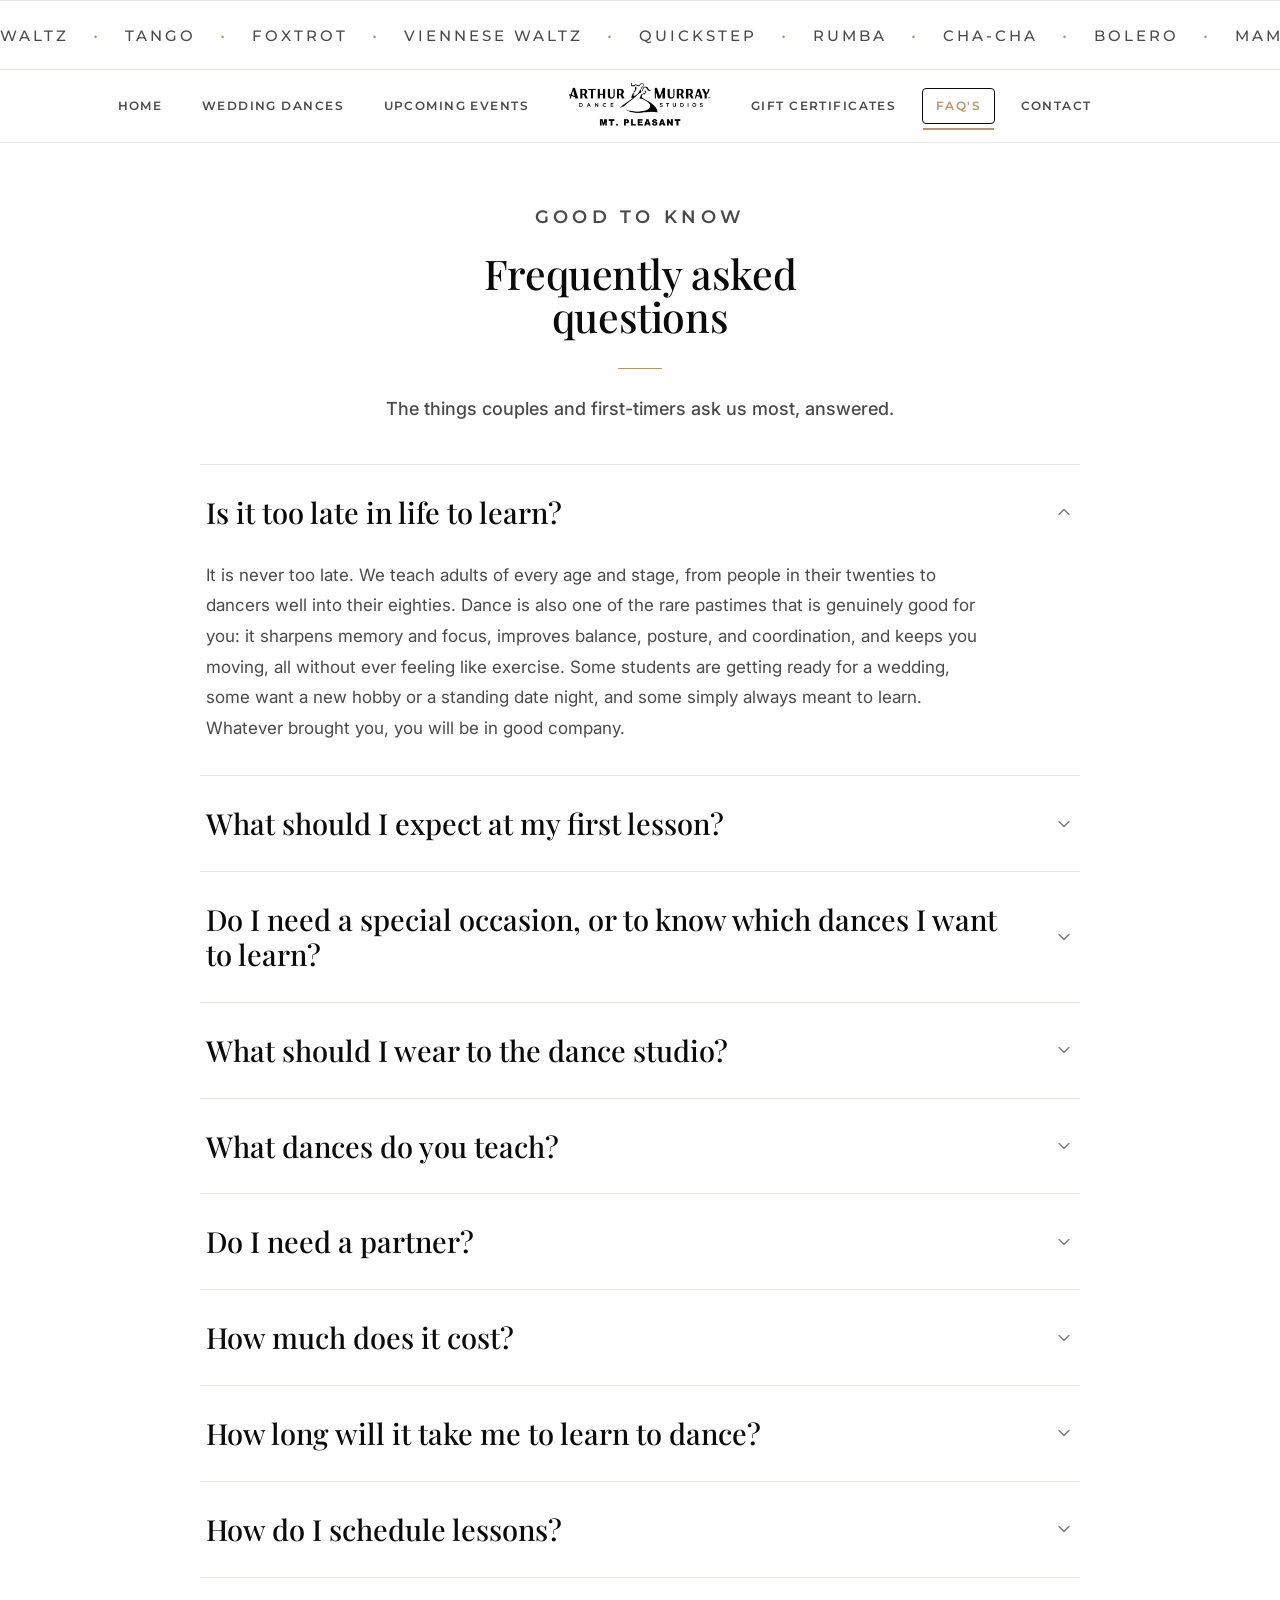
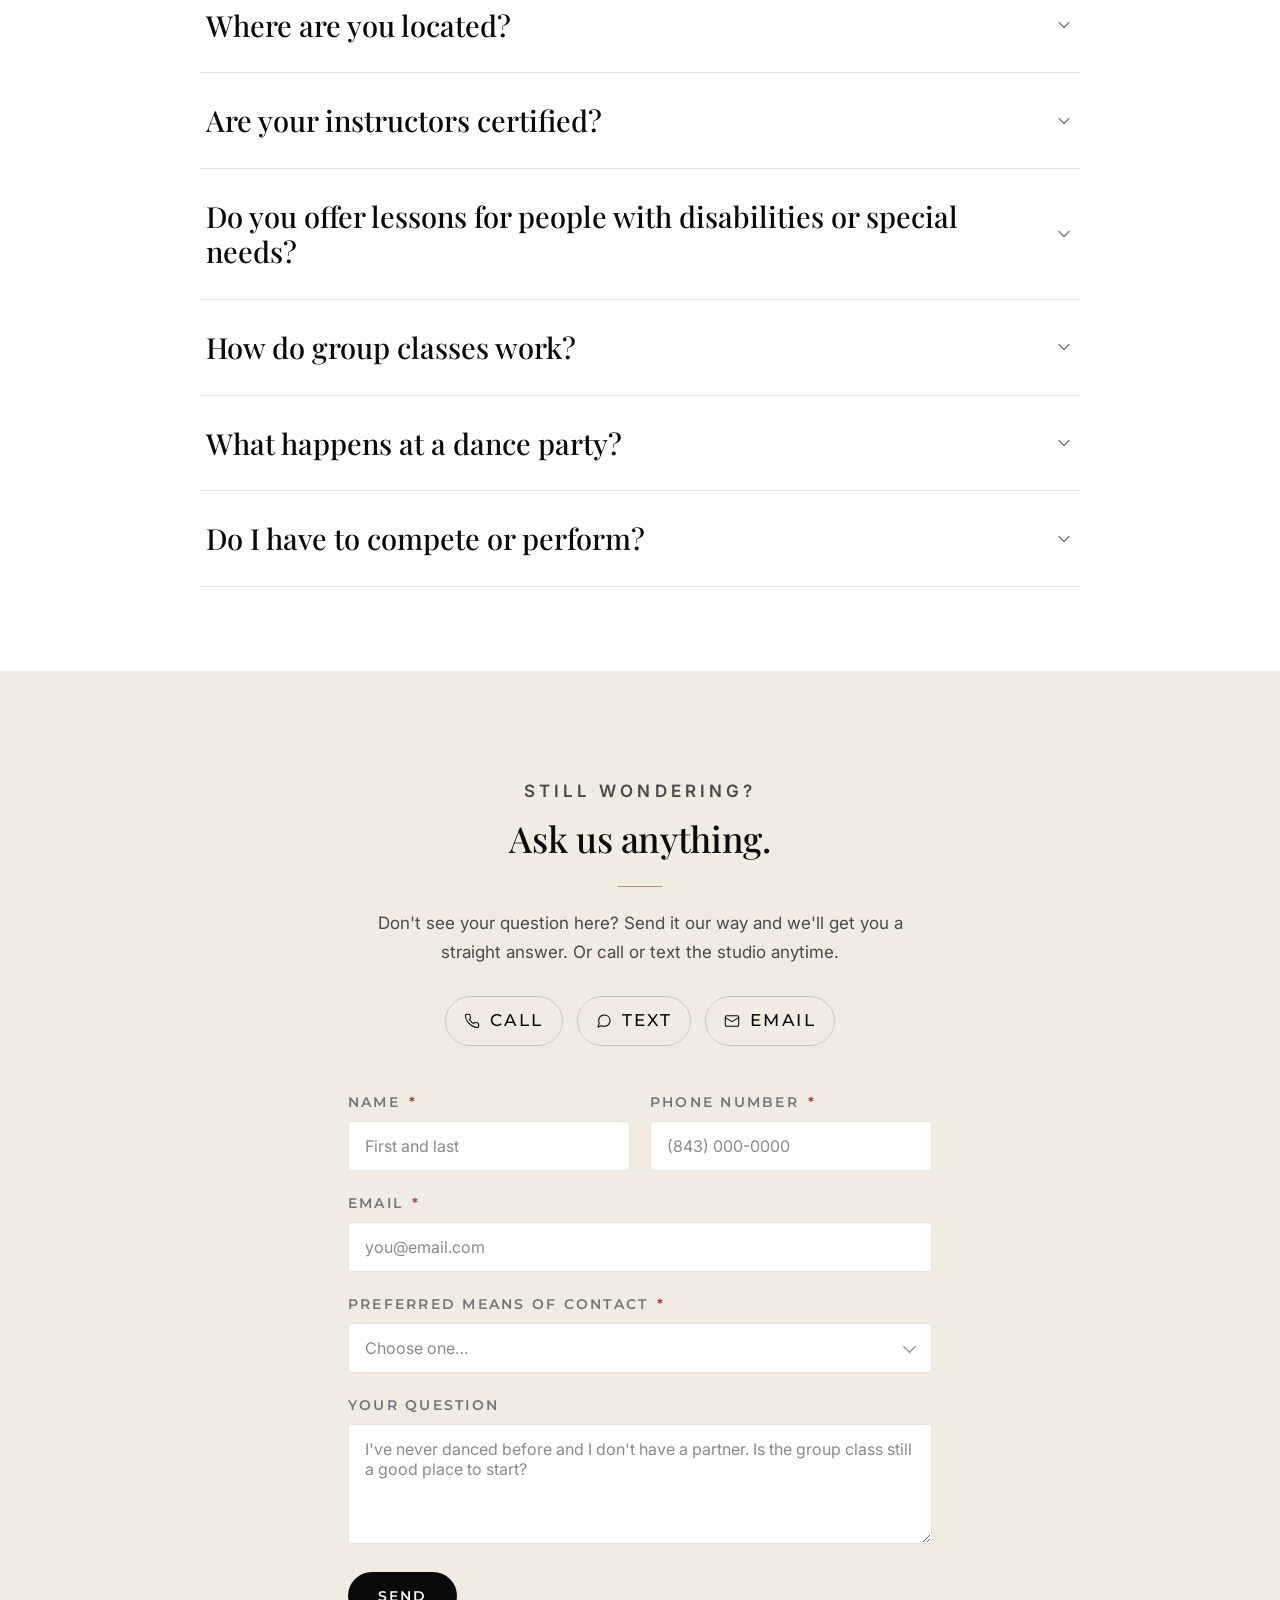
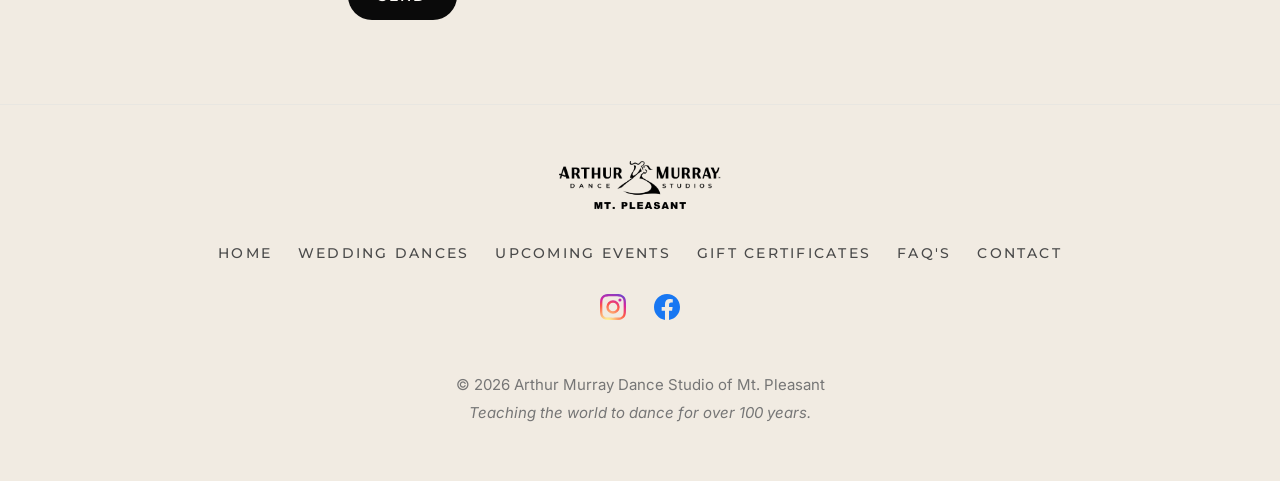
<file: FAQ.html>
<!doctype html>
<html lang="en" data-type="serif" data-accent="brass">
<head>
  <meta charset="utf-8" />
  <meta name="viewport" content="width=device-width, initial-scale=1" />

  <!-- Google tag (gtag.js) — Google Ads -->
  <script async src="https://www.googletagmanager.com/gtag/js?id=AW-17691580121"></script>
  <script>
    window.dataLayer = window.dataLayer || [];
    function gtag(){ dataLayer.push(arguments); }
    gtag('js', new Date());
    gtag('config', 'AW-17691580121');
  </script>
  <title>FAQ | Arthur Murray Dance Studio of Mt. Pleasant</title>
  <meta name="description" content="Answers to the questions we hear most: what to expect at your first lesson, what to wear, the dances we teach, whether you need a partner, cost, and how long it takes to learn." />

  <link rel="icon" type="image/png" sizes="512x512" href="assets/favicon-mark.png" />

  <!-- Open Graph / link preview (iMessage, Facebook, WhatsApp, LinkedIn, etc.) -->
  <meta property="og:type" content="website" />
  <meta property="og:site_name" content="Arthur Murray Dance Studio of Mt. Pleasant" />
  <meta property="og:title" content="FAQ | Arthur Murray Dance Studio of Mt. Pleasant" />
  <meta property="og:description" content="Answers to the questions we hear most: your first lesson, what to wear, the dances we teach, whether you need a partner, cost, and how long it takes to learn." />
  <meta property="og:url" content="https://www.arthurmurraymtpleasant.com/FAQ.html" />
  <link rel="canonical" href="https://www.arthurmurraymtpleasant.com/FAQ.html" />
  <meta property="og:image" content="https://www.arthurmurraymtpleasant.com/assets/og-image.jpg" />
  <meta property="og:image:width" content="1200" />
  <meta property="og:image:height" content="630" />
  <meta property="og:image:alt" content="Arthur Murray Dance Studios, Mt. Pleasant — Learn to dance." />
  <meta name="twitter:card" content="summary_large_image" />
  <meta name="twitter:title" content="FAQ | Arthur Murray Dance Studio of Mt. Pleasant" />
  <meta name="twitter:description" content="Answers to the questions we hear most about learning to dance with us." />
  <meta name="twitter:image" content="https://www.arthurmurraymtpleasant.com/assets/og-image.jpg" />
  <link rel="stylesheet" href="assets/colors_and_type.css" />
  <link rel="stylesheet" href="assets/site.css" />
  <script type="application/ld+json">
{
  "@context": "https://schema.org",
  "@type": "FAQPage",
  "mainEntity": [
    {
      "@type": "Question",
      "name": "Is it too late in life to learn?",
      "acceptedAnswer": {
        "@type": "Answer",
        "text": "It is never too late. We teach adults of every age and stage, from people in their twenties to dancers well into their eighties. Dance is also one of the rare pastimes that is genuinely good for you: it sharpens memory and focus, improves balance, posture, and coordination, and keeps you moving, all without ever feeling like exercise. Some students are getting ready for a wedding, some want a new hobby or a standing date night, and some simply always meant to learn. Whatever brought you, you will be in good company."
      }
    },
    {
      "@type": "Question",
      "name": "What should I expect at my first lesson?",
      "acceptedAnswer": {
        "@type": "Answer",
        "text": "Your first lesson is on us: a complimentary 30 minutes with a certified instructor. No partner or experience needed. Come learn a few steps, ask questions, and see if we are the right fit. There is no obligation either way."
      }
    },
    {
      "@type": "Question",
      "name": "Do I need a special occasion, or to know which dances I want to learn?",
      "acceptedAnswer": {
        "@type": "Answer",
        "text": "Not at all. You do not need a wedding, a cruise, or any event on the calendar to start, and you do not need to know a single dance by name. Most people are not sure what they want to learn, and that is exactly what we are here for. We will guide you in the right direction and teach you how to recognize different kinds of music, so you know what to dance, and how, whenever a song comes on."
      }
    },
    {
      "@type": "Question",
      "name": "What should I wear to the dance studio?",
      "acceptedAnswer": {
        "@type": "Answer",
        "text": "Comfortable clothes you can move in: jeans, slacks, leggings, or a casual dress all work. For shoes, anything with a smooth-ish sole that will not stick to the floor is great. You do not need dance shoes for your first lesson."
      }
    },
    {
      "@type": "Question",
      "name": "What dances do you teach?",
      "acceptedAnswer": {
        "@type": "Answer",
        "text": "Waltz, Tango, Foxtrot, Viennese Waltz, Quickstep, Rumba, Cha-Cha, Mambo, Bolero, Paso Doble, Argentine Tango, Swing, Lindy Hop, West Coast Swing, Carolina Shag, Hustle, Salsa, Bachata, Merengue, Country Swing, Two-Step, Polka, and more."
      }
    },
    {
      "@type": "Question",
      "name": "Do I need a partner?",
      "acceptedAnswer": {
        "@type": "Answer",
        "text": "No. In fact, it is often more efficient to learn independently, since it lets you focus on developing your own skills. We even recommend that couples learning together occasionally take one-on-one lessons with their instructor."
      }
    },
    {
      "@type": "Question",
      "name": "How much does it cost?",
      "acceptedAnswer": {
        "@type": "Answer",
        "text": "Every student's journey is different, so pricing depends on your goals. Reach out anytime to ask about our current package offerings, or come in for your free first lesson and we will walk you through every option and find your best fit."
      }
    },
    {
      "@type": "Question",
      "name": "How long will it take me to learn to dance?",
      "acceptedAnswer": {
        "@type": "Answer",
        "text": "It depends on your goal and how often you come. At your free first lesson, your teacher will recommend a plan and give you a realistic idea of how long it will take."
      }
    },
    {
      "@type": "Question",
      "name": "How do I schedule lessons?",
      "acceptedAnswer": {
        "@type": "Answer",
        "text": "Call, text, or email the studio, or submit your contact info below and one of our team members will reach out to you. After that, we'll schedule your lessons at times that work for you."
      }
    },
    {
      "@type": "Question",
      "name": "Where are you located?",
      "acceptedAnswer": {
        "@type": "Answer",
        "text": "1136 Hungryneck Blvd, Suite E, Mount Pleasant, SC 29464."
      }
    },
    {
      "@type": "Question",
      "name": "Are your instructors certified?",
      "acceptedAnswer": {
        "@type": "Answer",
        "text": "Yes, our instructors are certified to teach both the leader's and the follower's parts and to recognize and adapt to different learning styles. They also take part in ongoing training, so what they teach stays current and continues to improve."
      }
    },
    {
      "@type": "Question",
      "name": "Do you offer lessons for people with disabilities or special needs?",
      "acceptedAnswer": {
        "@type": "Answer",
        "text": "Yes, we're certified in Adaptive Instruction, so we can tailor lessons to each student's abilities and needs."
      }
    },
    {
      "@type": "Question",
      "name": "How do group classes work?",
      "acceptedAnswer": {
        "@type": "Answer",
        "text": "Classes are divided by experience level. We break down the leader's part and the follower's part, how to hold your partner, where your arms go, the timing, and the relevant lead and follow. Instructors move around the room to help anyone who needs it. The dances rotate, and some classes focus on partnering and new moves while others focus on technique."
      }
    },
    {
      "@type": "Question",
      "name": "What happens at a dance party?",
      "acceptedAnswer": {
        "@type": "Answer",
        "text": "We play a mix of ballroom, Latin, swing, and country music, both classic and contemporary. It's a relaxed way to practice what you've learned, and it's open to all our students."
      }
    },
    {
      "@type": "Question",
      "name": "Do I have to compete or perform?",
      "acceptedAnswer": {
        "@type": "Answer",
        "text": "It's completely optional. We attend competitions and offer opportunities to perform in showcases, and they're a great way to set goals and have fun for students who are interested."
      }
    }
  ]
}
  </script>
</head>
<body data-page="faq">
<div class="marquee" aria-hidden="true"><div class="marquee__track"><span class="marquee__item">Waltz<span class="marquee__dot">·</span></span><span class="marquee__item">Tango<span class="marquee__dot">·</span></span><span class="marquee__item">Foxtrot<span class="marquee__dot">·</span></span><span class="marquee__item">Viennese Waltz<span class="marquee__dot">·</span></span><span class="marquee__item">Quickstep<span class="marquee__dot">·</span></span><span class="marquee__item">Rumba<span class="marquee__dot">·</span></span><span class="marquee__item">Cha-Cha<span class="marquee__dot">·</span></span><span class="marquee__item">Bolero<span class="marquee__dot">·</span></span><span class="marquee__item">Mambo<span class="marquee__dot">·</span></span><span class="marquee__item">Salsa<span class="marquee__dot">·</span></span><span class="marquee__item">Merengue<span class="marquee__dot">·</span></span><span class="marquee__item">Bachata<span class="marquee__dot">·</span></span><span class="marquee__item">Samba<span class="marquee__dot">·</span></span><span class="marquee__item">East Coast Swing<span class="marquee__dot">·</span></span><span class="marquee__item">West Coast Swing<span class="marquee__dot">·</span></span><span class="marquee__item">Jive<span class="marquee__dot">·</span></span><span class="marquee__item">Hustle<span class="marquee__dot">·</span></span><span class="marquee__item">Carolina Shag<span class="marquee__dot">·</span></span><span class="marquee__item">Country Two-Step<span class="marquee__dot">·</span></span><span class="marquee__item">Nightclub Two-Step<span class="marquee__dot">·</span></span><span class="marquee__item">Argentine Tango<span class="marquee__dot">·</span></span><span class="marquee__item">Paso Doble<span class="marquee__dot">·</span></span><span class="marquee__item">Lindy Hop<span class="marquee__dot">·</span></span><span class="marquee__item">Wedding First Dance<span class="marquee__dot">·</span></span><span class="marquee__item">Waltz<span class="marquee__dot">·</span></span><span class="marquee__item">Tango<span class="marquee__dot">·</span></span><span class="marquee__item">Foxtrot<span class="marquee__dot">·</span></span><span class="marquee__item">Viennese Waltz<span class="marquee__dot">·</span></span><span class="marquee__item">Quickstep<span class="marquee__dot">·</span></span><span class="marquee__item">Rumba<span class="marquee__dot">·</span></span><span class="marquee__item">Cha-Cha<span class="marquee__dot">·</span></span><span class="marquee__item">Bolero<span class="marquee__dot">·</span></span><span class="marquee__item">Mambo<span class="marquee__dot">·</span></span><span class="marquee__item">Salsa<span class="marquee__dot">·</span></span><span class="marquee__item">Merengue<span class="marquee__dot">·</span></span><span class="marquee__item">Bachata<span class="marquee__dot">·</span></span><span class="marquee__item">Samba<span class="marquee__dot">·</span></span><span class="marquee__item">East Coast Swing<span class="marquee__dot">·</span></span><span class="marquee__item">West Coast Swing<span class="marquee__dot">·</span></span><span class="marquee__item">Jive<span class="marquee__dot">·</span></span><span class="marquee__item">Hustle<span class="marquee__dot">·</span></span><span class="marquee__item">Carolina Shag<span class="marquee__dot">·</span></span><span class="marquee__item">Country Two-Step<span class="marquee__dot">·</span></span><span class="marquee__item">Nightclub Two-Step<span class="marquee__dot">·</span></span><span class="marquee__item">Argentine Tango<span class="marquee__dot">·</span></span><span class="marquee__item">Paso Doble<span class="marquee__dot">·</span></span><span class="marquee__item">Lindy Hop<span class="marquee__dot">·</span></span><span class="marquee__item">Wedding First Dance<span class="marquee__dot">·</span></span></div></div><nav class="nav"><div class="nav__inner"><div class="nav__links nav__links--left"><a class="nav__link" href="index.html">Home</a><a class="nav__link" href="Wedding Dances.html">Wedding Dances</a><a class="nav__link" href="Upcoming Events.html">Upcoming Events</a></div><a class="nav__logo" href="index.html" aria-label="Arthur Murray Dance Studio of Mt. Pleasant home"><img src="assets/logo-lockup.png" alt="Arthur Murray Dance Studios, Mt. Pleasant"/></a><div class="nav__links nav__links--right"><a class="nav__link" href="Gift Certificates.html">Gift Certificates</a><a class="nav__link is-active" href="FAQ.html" aria-current="page">FAQ&#x27;s</a><a class="nav__link" href="index.html#start">Contact</a></div><button class="nav__menu-btn" aria-label="Open menu" aria-expanded="false"><span class="nav__menu-label">Menu</span><span class="nav__menu-rule" aria-hidden="true"></span></button></div></nav><section class="pagehead"><div class="wrap wrap--narrow"><p class="eyebrow">Good to know</p><h1 class="display">Frequently asked questions</h1><hr class="rule-short"/><p class="pagehead__lede">The things couples and first-timers ask us most, answered.</p></div></section><section class="section" style="padding-top:0"><div class="wrap"><div class="faq"><div class="faq__item is-open"><button class="faq__q" aria-expanded="true"><span>Is it too late in life to learn?</span><svg viewBox="0 0 24 24" fill="none" stroke="currentColor" stroke-width="1.6" stroke-linecap="round" stroke-linejoin="round" class="faq__icon"><path d="m6 9 6 6 6-6"></path></svg></button><div class="faq__a"><div class="faq__a-clip"><p>It is never too late. We teach adults of every age and stage, from people in their twenties to dancers well into their eighties. Dance is also one of the rare pastimes that is genuinely good for you: it sharpens memory and focus, improves balance, posture, and coordination, and keeps you moving, all without ever feeling like exercise. Some students are getting ready for a wedding, some want a new hobby or a standing date night, and some simply always meant to learn. Whatever brought you, you will be in good company.</p></div></div></div><div class="faq__item"><button class="faq__q" aria-expanded="false"><span>What should I expect at my first lesson?</span><svg viewBox="0 0 24 24" fill="none" stroke="currentColor" stroke-width="1.6" stroke-linecap="round" stroke-linejoin="round" class="faq__icon"><path d="m6 9 6 6 6-6"></path></svg></button><div class="faq__a"><div class="faq__a-clip"><p>Your first lesson is on us: a complimentary 30 minutes with a certified instructor. No partner or experience needed. Come learn a few steps, ask questions, and see if we are the right fit. There is no obligation either way.</p></div></div></div><div class="faq__item"><button class="faq__q" aria-expanded="false"><span>Do I need a special occasion, or to know which dances I want to learn?</span><svg viewBox="0 0 24 24" fill="none" stroke="currentColor" stroke-width="1.6" stroke-linecap="round" stroke-linejoin="round" class="faq__icon"><path d="m6 9 6 6 6-6"></path></svg></button><div class="faq__a"><div class="faq__a-clip"><p>Not at all. You do not need a wedding, a cruise, or any event on the calendar to start, and you do not need to know a single dance by name. Most people are not sure what they want to learn, and that is exactly what we are here for. We will guide you in the right direction and teach you how to recognize different kinds of music, so you know what to dance, and how, whenever a song comes on.</p></div></div></div><div class="faq__item"><button class="faq__q" aria-expanded="false"><span>What should I wear to the dance studio?</span><svg viewBox="0 0 24 24" fill="none" stroke="currentColor" stroke-width="1.6" stroke-linecap="round" stroke-linejoin="round" class="faq__icon"><path d="m6 9 6 6 6-6"></path></svg></button><div class="faq__a"><div class="faq__a-clip"><p>Comfortable clothes you can move in: jeans, slacks, leggings, or a casual dress all work. For shoes, anything with a smooth-ish sole that will not stick to the floor is great. You do not need dance shoes for your first lesson.</p></div></div></div><div class="faq__item"><button class="faq__q" aria-expanded="false"><span>What dances do you teach?</span><svg viewBox="0 0 24 24" fill="none" stroke="currentColor" stroke-width="1.6" stroke-linecap="round" stroke-linejoin="round" class="faq__icon"><path d="m6 9 6 6 6-6"></path></svg></button><div class="faq__a"><div class="faq__a-clip"><p>Waltz, Tango, Foxtrot, Viennese Waltz, Quickstep, Rumba, Cha-Cha, Mambo, Bolero, Paso Doble, Argentine Tango, Swing, Lindy Hop, West Coast Swing, Carolina Shag, Hustle, Salsa, Bachata, Merengue, Country Swing, Two-Step, Polka, and more.</p></div></div></div><div class="faq__item"><button class="faq__q" aria-expanded="false"><span>Do I need a partner?</span><svg viewBox="0 0 24 24" fill="none" stroke="currentColor" stroke-width="1.6" stroke-linecap="round" stroke-linejoin="round" class="faq__icon"><path d="m6 9 6 6 6-6"></path></svg></button><div class="faq__a"><div class="faq__a-clip"><p>No. In fact, it is often more efficient to learn independently, since it lets you focus on developing your own skills. We even recommend that couples learning together occasionally take one-on-one lessons with their instructor.</p></div></div></div><div class="faq__item"><button class="faq__q" aria-expanded="false"><span>How much does it cost?</span><svg viewBox="0 0 24 24" fill="none" stroke="currentColor" stroke-width="1.6" stroke-linecap="round" stroke-linejoin="round" class="faq__icon"><path d="m6 9 6 6 6-6"></path></svg></button><div class="faq__a"><div class="faq__a-clip"><p>Every student&#x27;s journey is different, so pricing depends on your goals. Reach out anytime to ask about our current package offerings, or come in for your free first lesson and we will walk you through every option and find your best fit.</p></div></div></div><div class="faq__item"><button class="faq__q" aria-expanded="false"><span>How long will it take me to learn to dance?</span><svg viewBox="0 0 24 24" fill="none" stroke="currentColor" stroke-width="1.6" stroke-linecap="round" stroke-linejoin="round" class="faq__icon"><path d="m6 9 6 6 6-6"></path></svg></button><div class="faq__a"><div class="faq__a-clip"><p>It depends on your goal and how often you come. At your free first lesson, your teacher will recommend a plan and give you a realistic idea of how long it will take.</p></div></div></div><div class="faq__item"><button class="faq__q" aria-expanded="false"><span>How do I schedule lessons?</span><svg viewBox="0 0 24 24" fill="none" stroke="currentColor" stroke-width="1.6" stroke-linecap="round" stroke-linejoin="round" class="faq__icon"><path d="m6 9 6 6 6-6"></path></svg></button><div class="faq__a"><div class="faq__a-clip"><p><a href="tel:+18432127059">Call</a>, <a href="sms:+18432127059">text</a>, or <a href="mailto:team@arthurmurraymtpleasant.com">email</a> the studio, or <a href="#start">submit your contact info below</a> and one of our team members will reach out to you. After that, we'll schedule your lessons at times that work for you.</p></div></div></div><div class="faq__item"><button class="faq__q" aria-expanded="false"><span>Where are you located?</span><svg viewBox="0 0 24 24" fill="none" stroke="currentColor" stroke-width="1.6" stroke-linecap="round" stroke-linejoin="round" class="faq__icon"><path d="m6 9 6 6 6-6"></path></svg></button><div class="faq__a"><div class="faq__a-clip"><p>1136 Hungryneck Blvd, Suite E, Mount Pleasant, SC 29464.</p></div></div></div><div class="faq__item"><button class="faq__q" aria-expanded="false"><span>Are your instructors certified?</span><svg viewBox="0 0 24 24" fill="none" stroke="currentColor" stroke-width="1.6" stroke-linecap="round" stroke-linejoin="round" class="faq__icon"><path d="m6 9 6 6 6-6"></path></svg></button><div class="faq__a"><div class="faq__a-clip"><p>Yes, our instructors are certified to teach both the leader's and the follower's parts and to recognize and adapt to different learning styles. They also take part in ongoing training, so what they teach stays current and continues to improve.</p></div></div></div><div class="faq__item"><button class="faq__q" aria-expanded="false"><span>Do you offer lessons for people with disabilities or special needs?</span><svg viewBox="0 0 24 24" fill="none" stroke="currentColor" stroke-width="1.6" stroke-linecap="round" stroke-linejoin="round" class="faq__icon"><path d="m6 9 6 6 6-6"></path></svg></button><div class="faq__a"><div class="faq__a-clip"><p>Yes, we're certified in Adaptive Instruction, so we can tailor lessons to each student's abilities and needs.</p></div></div></div><div class="faq__item"><button class="faq__q" aria-expanded="false"><span>How do group classes work?</span><svg viewBox="0 0 24 24" fill="none" stroke="currentColor" stroke-width="1.6" stroke-linecap="round" stroke-linejoin="round" class="faq__icon"><path d="m6 9 6 6 6-6"></path></svg></button><div class="faq__a"><div class="faq__a-clip"><p>Classes are divided by experience level. We break down the leader's part and the follower's part, how to hold your partner, where your arms go, the timing, and the relevant lead and follow. Instructors move around the room to help anyone who needs it. The dances rotate, and some classes focus on partnering and new moves while others focus on technique.</p></div></div></div><div class="faq__item"><button class="faq__q" aria-expanded="false"><span>What happens at a dance party?</span><svg viewBox="0 0 24 24" fill="none" stroke="currentColor" stroke-width="1.6" stroke-linecap="round" stroke-linejoin="round" class="faq__icon"><path d="m6 9 6 6 6-6"></path></svg></button><div class="faq__a"><div class="faq__a-clip"><p>We play a mix of ballroom, Latin, swing, and country music, both classic and contemporary. It's a relaxed way to practice what you've learned, and it's open to all our students.</p></div></div></div><div class="faq__item"><button class="faq__q" aria-expanded="false"><span>Do I have to compete or perform?</span><svg viewBox="0 0 24 24" fill="none" stroke="currentColor" stroke-width="1.6" stroke-linecap="round" stroke-linejoin="round" class="faq__icon"><path d="m6 9 6 6 6-6"></path></svg></button><div class="faq__a"><div class="faq__a-clip"><p>It's completely optional. We attend competitions and offer opportunities to perform in showcases, and they're a great way to set goals and have fun for students who are interested.</p></div></div></div></div></div></section><section class="section lead" id="start"><div class="wrap"><div class="lead__grid"><div class="lead__intro"><p class="eyebrow">Still wondering?</p><h2 class="display" style="margin-top:14px">Ask us anything.</h2><hr class="rule-short"/><p>Don&#x27;t see your question here? Send it our way and we&#x27;ll get you a straight answer. Or call or text the studio anytime.</p><div class="lead__contacts"><a class="chip" href="tel:+18432127059"><svg viewBox="0 0 24 24" fill="none" stroke="currentColor" stroke-width="1.6" stroke-linecap="round" stroke-linejoin="round"><path d="M22 16.92v3a2 2 0 0 1-2.18 2 19.79 19.79 0 0 1-8.63-3.07 19.5 19.5 0 0 1-6-6 19.79 19.79 0 0 1-3.07-8.67A2 2 0 0 1 4.11 2h3a2 2 0 0 1 2 1.72c.13.96.36 1.9.7 2.81a2 2 0 0 1-.45 2.11L8.09 9.91a16 16 0 0 0 6 6l1.27-1.27a2 2 0 0 1 2.11-.45c.91.34 1.85.57 2.81.7A2 2 0 0 1 22 16.92z"></path></svg> Call</a><a class="chip" href="sms:+18432127059"><svg viewBox="0 0 24 24" fill="none" stroke="currentColor" stroke-width="1.6" stroke-linecap="round" stroke-linejoin="round"><path d="M21 11.5a8.38 8.38 0 0 1-.9 3.8 8.5 8.5 0 0 1-7.6 4.7 8.38 8.38 0 0 1-3.8-.9L3 21l1.9-5.7a8.38 8.38 0 0 1-.9-3.8 8.5 8.5 0 0 1 4.7-7.6 8.38 8.38 0 0 1 3.8-.9h.5a8.48 8.48 0 0 1 8 8v.5z"></path></svg> Text</a><a class="chip" href="mailto:team@arthurmurraymtpleasant.com"><svg viewBox="0 0 24 24" fill="none" stroke="currentColor" stroke-width="1.6" stroke-linecap="round" stroke-linejoin="round"><rect x="2" y="4" width="20" height="16" rx="2"></rect><path d="m22 7-10 6L2 7"></path></svg> Email</a></div></div><form class="form" novalidate=""><input type="hidden" name="_subject" value="Question from the FAQ page at arthurmurraymtpleasant.com"/><input type="hidden" name="source" value="FAQ page"/><div class="field--row"><div class="field"><label for="cf-name">Name <span class="req">*</span></label><input id="cf-name" name="name" type="text" required="" placeholder="First and last" autoComplete="name"/></div><div class="field"><label for="cf-phone">Phone Number <span class="req">*</span></label><input id="cf-phone" name="phone" type="tel" required="" placeholder="(843) 000-0000" autoComplete="tel"/></div></div><div class="field"><label for="cf-email">Email <span class="req">*</span></label><input id="cf-email" name="email" type="email" required="" placeholder="you@email.com" autoComplete="email"/></div><div class="field"><label for="cf-contact">Preferred means of contact <span class="req">*</span></label><div class="field__select"><select id="cf-contact" name="preferred_contact" required=""><option value="" disabled="" selected="">Choose one…</option><option value="Email">Email</option><option value="Phone call">Phone call</option><option value="Text message">Text message</option></select></div></div><div class="field"><label for="cf-msg">Your question</label><textarea id="cf-msg" name="message" placeholder="I&#x27;ve never danced before and I don&#x27;t have a partner. Is the group class still a good place to start?"></textarea></div><div class="form__foot"><button class="btn btn--primary form__btn" type="submit">Send</button></div></form></div></div></section><footer class="footer"><div class="footer__inner"><a href="index.html" aria-label="Home"><img class="footer__logo" src="assets/logo-lockup.png" alt="Arthur Murray Dance Studios, Mt. Pleasant"/></a><nav class="footer__nav"><a href="index.html">Home</a><a href="Wedding Dances.html">Wedding Dances</a><a href="Upcoming Events.html">Upcoming Events</a><a href="Gift Certificates.html">Gift Certificates</a><a href="FAQ.html">FAQ&#x27;s</a><a href="index.html#start">Contact</a></nav><div class="footer__social"><a href="https://instagram.com/arthurmurraymtpleasant" target="_blank" rel="noopener" aria-label="Instagram"><svg viewBox="0 0 24 24"><defs><radialGradient id="igGrad" cx="30%" cy="107%" r="150%"><stop offset="0" stop-color="#FDF497"></stop><stop offset="0.05" stop-color="#FDF497"></stop><stop offset="0.45" stop-color="#FD5949"></stop><stop offset="0.6" stop-color="#D6249F"></stop><stop offset="0.9" stop-color="#285AEB"></stop></radialGradient></defs><g fill="url(#igGrad)"><path d="M12 2.16c3.2 0 3.58.01 4.85.07 1.17.05 1.8.25 2.23.41.56.22.96.48 1.38.9.42.42.68.82.9 1.38.16.42.36 1.06.41 2.23.06 1.27.07 1.65.07 4.85s-.01 3.58-.07 4.85c-.05 1.17-.25 1.8-.41 2.23-.22.56-.48.96-.9 1.38-.42.42-.82.68-1.38.9-.42.16-1.06.36-2.23.41-1.27.06-1.65.07-4.85.07s-3.58-.01-4.85-.07c-1.17-.05-1.8-.25-2.23-.41a3.72 3.72 0 0 1-1.38-.9 3.72 3.72 0 0 1-.9-1.38c-.16-.42-.36-1.06-.41-2.23C2.17 15.58 2.16 15.2 2.16 12s.01-3.58.07-4.85c.05-1.17.25-1.8.41-2.23.22-.56.48-.96.9-1.38.42-.42.82-.68 1.38-.9.42-.16 1.06-.36 2.23-.41C8.42 2.17 8.8 2.16 12 2.16M12 0C8.74 0 8.33.01 7.05.07 5.78.13 4.9.33 4.14.63c-.79.3-1.46.72-2.12 1.38A5.86 5.86 0 0 0 .63 4.14C.33 4.9.13 5.78.07 7.05.01 8.33 0 8.74 0 12s.01 3.67.07 4.95c.06 1.27.26 2.15.56 2.91.3.79.72 1.46 1.38 2.12a5.86 5.86 0 0 0 2.13 1.38c.76.3 1.64.5 2.91.56C8.33 23.99 8.74 24 12 24s3.67-.01 4.95-.07c1.27-.06 2.15-.26 2.91-.56a5.86 5.86 0 0 0 2.12-1.38 5.86 5.86 0 0 0 1.38-2.12c.3-.76.5-1.64.56-2.91.06-1.28.07-1.69.07-4.95s-.01-3.67-.07-4.95c-.06-1.27-.26-2.15-.56-2.91a5.86 5.86 0 0 0-1.38-2.13A5.86 5.86 0 0 0 19.86.63C19.1.33 18.22.13 16.95.07 15.67.01 15.26 0 12 0zm0 5.84a6.16 6.16 0 1 0 0 12.32 6.16 6.16 0 0 0 0-12.32zM12 16a4 4 0 1 1 0-8 4 4 0 0 1 0 8zm6.41-11.85a1.44 1.44 0 1 0 0 2.88 1.44 1.44 0 0 0 0-2.88z"></path></g></svg></a><a href="https://facebook.com/arthurmurraymtpleasant" target="_blank" rel="noopener" aria-label="Facebook"><svg viewBox="0 0 24 24" fill="#1877F2"><path d="M24 12.07C24 5.41 18.63 0 12 0S0 5.4 0 12.07C0 18.1 4.39 23.1 10.13 24v-8.44H7.08v-3.49h3.04V9.41c0-3.02 1.8-4.7 4.54-4.7 1.31 0 2.68.24 2.68.24v2.97h-1.5c-1.5 0-1.96.93-1.96 1.89v2.26h3.32l-.53 3.5h-2.8V24C19.62 23.1 24 18.1 24 12.07z"></path></svg></a></div><div class="footer__bottom"><div>© 2026 Arthur Murray Dance Studio of Mt. Pleasant</div><div><em>Teaching the world to dance for over 100 years.</em></div></div></div></footer>
<script src="assets/site.js"></script>
</body>
</html>
</file>
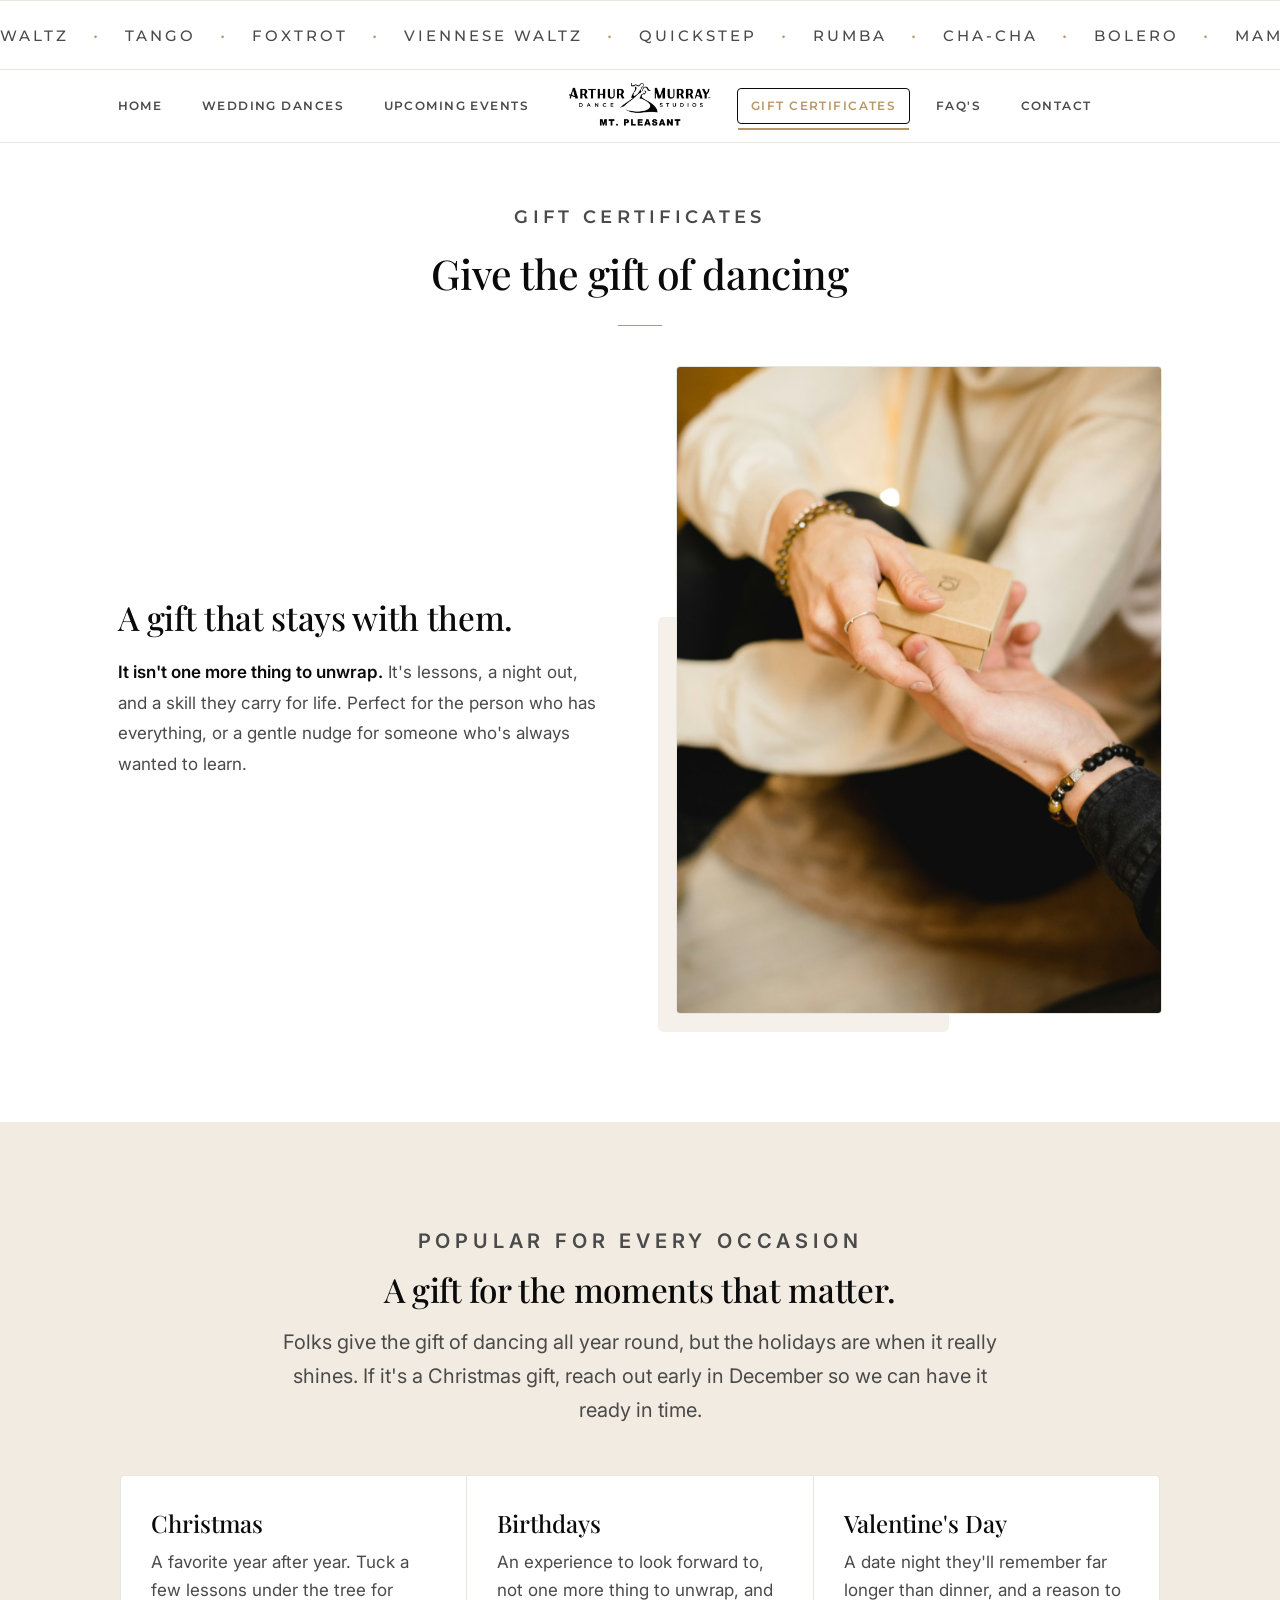
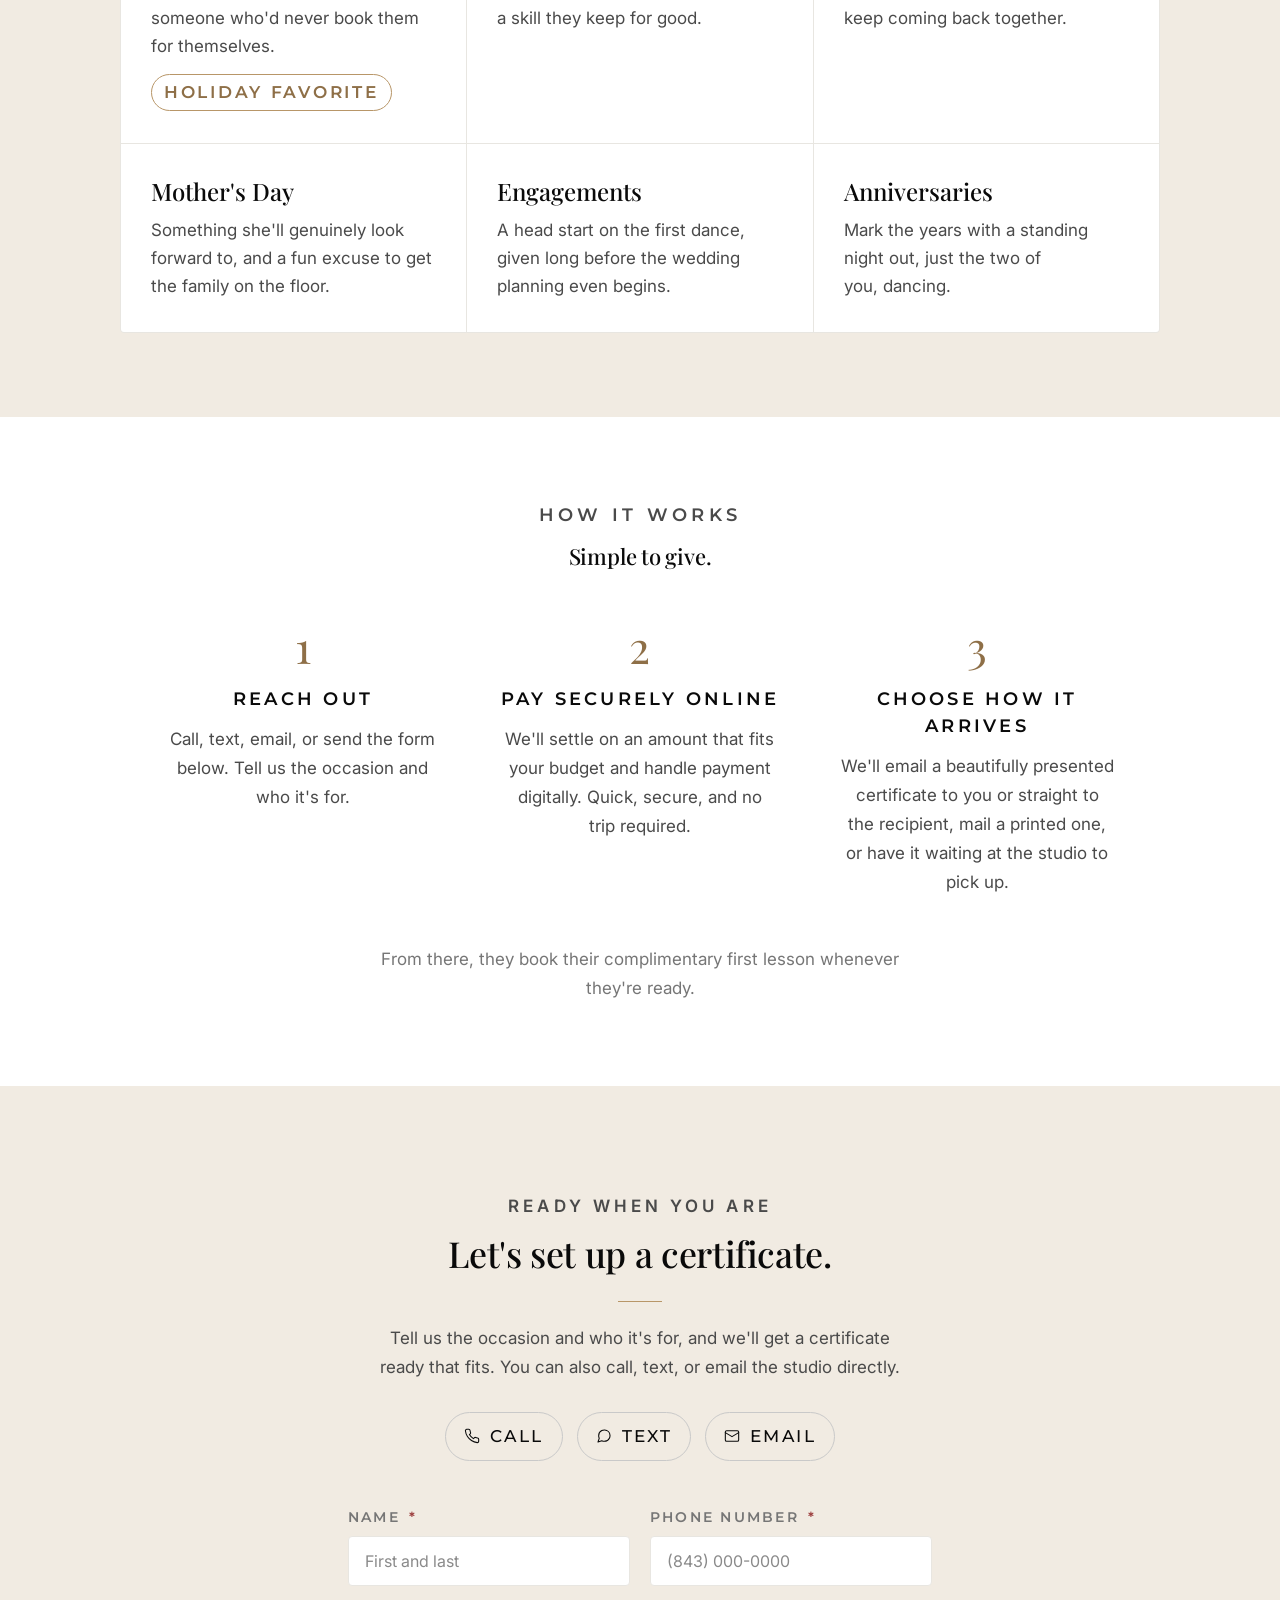
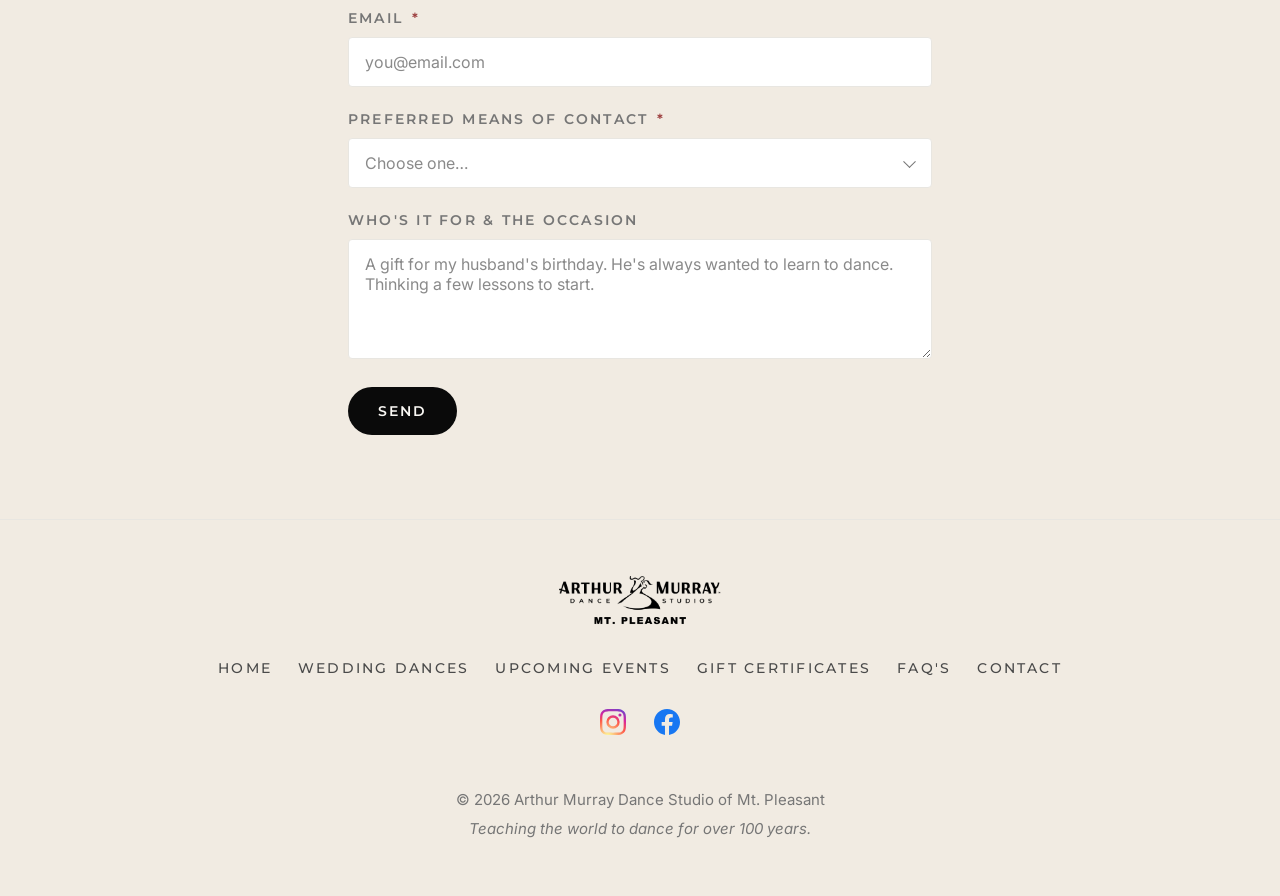
<file: Gift Certificates.html>
<!doctype html>
<html lang="en" data-type="serif" data-accent="brass">
<head>
  <meta charset="utf-8" />
  <meta name="viewport" content="width=device-width, initial-scale=1" />

  <!-- Google tag (gtag.js) — Google Ads -->
  <script async src="https://www.googletagmanager.com/gtag/js?id=AW-17691580121"></script>
  <script>
    window.dataLayer = window.dataLayer || [];
    function gtag(){ dataLayer.push(arguments); }
    gtag('js', new Date());
    gtag('config', 'AW-17691580121');
  </script>
  <title>Dance Lesson Gift Certificates | Arthur Murray Dance Studio of Mt. Pleasant</title>
  <meta name="description" content="Give the gift of dancing. A dance lesson gift certificate suits any occasion: birthday, anniversary, the holidays. Reach out and we'll set up a certificate that fits." />

  <link rel="icon" type="image/png" sizes="512x512" href="assets/favicon-mark.png" />

  <!-- Open Graph / link preview (iMessage, Facebook, WhatsApp, LinkedIn, etc.) -->
  <meta property="og:type" content="website" />
  <meta property="og:site_name" content="Arthur Murray Dance Studio of Mt. Pleasant" />
  <meta property="og:title" content="Dance Lesson Gift Certificates | Arthur Murray Mt. Pleasant" />
  <meta property="og:description" content="Give the gift of dancing. A dance lesson gift certificate suits any occasion: birthday, anniversary, the holidays. Reach out and we'll set up a certificate that fits." />
  <meta property="og:url" content="https://www.arthurmurraymtpleasant.com/Gift%20Certificates.html" />
  <link rel="canonical" href="https://www.arthurmurraymtpleasant.com/Gift%20Certificates.html" />
  <meta property="og:image" content="https://www.arthurmurraymtpleasant.com/assets/og-image.jpg" />
  <meta property="og:image:width" content="1200" />
  <meta property="og:image:height" content="630" />
  <meta property="og:image:alt" content="Arthur Murray Dance Studios, Mt. Pleasant — Learn to dance." />
  <meta name="twitter:card" content="summary_large_image" />
  <meta name="twitter:title" content="Dance Lesson Gift Certificates | Arthur Murray Mt. Pleasant" />
  <meta name="twitter:description" content="Give the gift of dancing — a certificate that suits any occasion." />
  <meta name="twitter:image" content="https://www.arthurmurraymtpleasant.com/assets/og-image.jpg" />
  <link rel="stylesheet" href="assets/colors_and_type.css" />
  <link rel="stylesheet" href="assets/site.css" />
</head>
<body data-page="gifts">
<div class="marquee" aria-hidden="true"><div class="marquee__track"><span class="marquee__item">Waltz<span class="marquee__dot">·</span></span><span class="marquee__item">Tango<span class="marquee__dot">·</span></span><span class="marquee__item">Foxtrot<span class="marquee__dot">·</span></span><span class="marquee__item">Viennese Waltz<span class="marquee__dot">·</span></span><span class="marquee__item">Quickstep<span class="marquee__dot">·</span></span><span class="marquee__item">Rumba<span class="marquee__dot">·</span></span><span class="marquee__item">Cha-Cha<span class="marquee__dot">·</span></span><span class="marquee__item">Bolero<span class="marquee__dot">·</span></span><span class="marquee__item">Mambo<span class="marquee__dot">·</span></span><span class="marquee__item">Salsa<span class="marquee__dot">·</span></span><span class="marquee__item">Merengue<span class="marquee__dot">·</span></span><span class="marquee__item">Bachata<span class="marquee__dot">·</span></span><span class="marquee__item">Samba<span class="marquee__dot">·</span></span><span class="marquee__item">East Coast Swing<span class="marquee__dot">·</span></span><span class="marquee__item">West Coast Swing<span class="marquee__dot">·</span></span><span class="marquee__item">Jive<span class="marquee__dot">·</span></span><span class="marquee__item">Hustle<span class="marquee__dot">·</span></span><span class="marquee__item">Carolina Shag<span class="marquee__dot">·</span></span><span class="marquee__item">Country Two-Step<span class="marquee__dot">·</span></span><span class="marquee__item">Nightclub Two-Step<span class="marquee__dot">·</span></span><span class="marquee__item">Argentine Tango<span class="marquee__dot">·</span></span><span class="marquee__item">Paso Doble<span class="marquee__dot">·</span></span><span class="marquee__item">Lindy Hop<span class="marquee__dot">·</span></span><span class="marquee__item">Wedding First Dance<span class="marquee__dot">·</span></span><span class="marquee__item">Waltz<span class="marquee__dot">·</span></span><span class="marquee__item">Tango<span class="marquee__dot">·</span></span><span class="marquee__item">Foxtrot<span class="marquee__dot">·</span></span><span class="marquee__item">Viennese Waltz<span class="marquee__dot">·</span></span><span class="marquee__item">Quickstep<span class="marquee__dot">·</span></span><span class="marquee__item">Rumba<span class="marquee__dot">·</span></span><span class="marquee__item">Cha-Cha<span class="marquee__dot">·</span></span><span class="marquee__item">Bolero<span class="marquee__dot">·</span></span><span class="marquee__item">Mambo<span class="marquee__dot">·</span></span><span class="marquee__item">Salsa<span class="marquee__dot">·</span></span><span class="marquee__item">Merengue<span class="marquee__dot">·</span></span><span class="marquee__item">Bachata<span class="marquee__dot">·</span></span><span class="marquee__item">Samba<span class="marquee__dot">·</span></span><span class="marquee__item">East Coast Swing<span class="marquee__dot">·</span></span><span class="marquee__item">West Coast Swing<span class="marquee__dot">·</span></span><span class="marquee__item">Jive<span class="marquee__dot">·</span></span><span class="marquee__item">Hustle<span class="marquee__dot">·</span></span><span class="marquee__item">Carolina Shag<span class="marquee__dot">·</span></span><span class="marquee__item">Country Two-Step<span class="marquee__dot">·</span></span><span class="marquee__item">Nightclub Two-Step<span class="marquee__dot">·</span></span><span class="marquee__item">Argentine Tango<span class="marquee__dot">·</span></span><span class="marquee__item">Paso Doble<span class="marquee__dot">·</span></span><span class="marquee__item">Lindy Hop<span class="marquee__dot">·</span></span><span class="marquee__item">Wedding First Dance<span class="marquee__dot">·</span></span></div></div><nav class="nav"><div class="nav__inner"><div class="nav__links nav__links--left"><a class="nav__link" href="index.html">Home</a><a class="nav__link" href="Wedding Dances.html">Wedding Dances</a><a class="nav__link" href="Upcoming Events.html">Upcoming Events</a></div><a class="nav__logo" href="index.html" aria-label="Arthur Murray Dance Studio of Mt. Pleasant home"><img src="assets/logo-lockup.png" alt="Arthur Murray Dance Studios, Mt. Pleasant"/></a><div class="nav__links nav__links--right"><a class="nav__link is-active" href="Gift Certificates.html" aria-current="page">Gift Certificates</a><a class="nav__link" href="FAQ.html">FAQ&#x27;s</a><a class="nav__link" href="index.html#start">Contact</a></div><button class="nav__menu-btn" aria-label="Open menu" aria-expanded="false"><span class="nav__menu-label">Menu</span><span class="nav__menu-rule" aria-hidden="true"></span></button></div></nav><section class="pagehead"><div class="wrap wrap--narrow"><p class="eyebrow">Gift Certificates</p><h1 class="display">Give the gift of dancing</h1><hr class="rule-short"/></div></section><section class="section" style="padding-top:0"><div class="wrap"><div class="prows"><div class="prow prow--flip"><div class="prow__media"><div class="prow__frame prow__frame--portrait"><img class="prow__photo" src="assets/photos/gift-giving.jpg" alt="Giving the gift of dance lessons" loading="lazy"/></div></div><div class="prow__text"><h2 class="display">A gift that stays with them.</h2><p><span class="lead-in">It isn&#x27;t one more thing to unwrap.</span> It&#x27;s lessons, a night out, and a skill they carry for life. Perfect for the person who has everything, or a gentle nudge for someone who&#x27;s always wanted to learn.</p></div></div></div></div></section><section class="section section--alt"><div class="wrap"><div class="gift-occasions"><div class="occ-head"><p class="eyebrow">Popular for every occasion</p><h2 class="display" style="margin-top:14px">A gift for the moments that matter.</h2><p>Folks give the gift of dancing all year round, but the holidays are when it really shines. If it&#x27;s a Christmas gift, reach out early in December so we can have it ready in time.</p></div><div class="occasions"><div class="occ"><h3 class="occ__title">Christmas</h3><p class="occ__text">A favorite year after year. Tuck a few lessons under the tree for someone who&#x27;d never book them for themselves.</p><span class="occ__note">Holiday favorite</span></div><div class="occ"><h3 class="occ__title">Birthdays</h3><p class="occ__text">An experience to look forward to, not one more thing to unwrap, and a skill they keep for good.</p></div><div class="occ"><h3 class="occ__title">Valentine&#x27;s Day</h3><p class="occ__text">A date night they&#x27;ll remember far longer than dinner, and a reason to keep coming back together.</p></div><div class="occ"><h3 class="occ__title">Mother&#x27;s Day</h3><p class="occ__text">Something she&#x27;ll genuinely look forward to, and a fun excuse to get the family on the floor.</p></div><div class="occ"><h3 class="occ__title">Engagements</h3><p class="occ__text">A head start on the first dance, given long before the wedding planning even begins.</p></div><div class="occ"><h3 class="occ__title">Anniversaries</h3><p class="occ__text">Mark the years with a standing night out, just the two of you, dancing.</p></div></div></div></div></section><section class="section"><div class="wrap wrap--narrow"><div class="occ-head" style="text-align:center;margin-bottom:56px"><p class="eyebrow">How it works</p><h2 class="display" style="margin-top:14px">Simple to give.</h2></div><div class="steps"><div class="step"><div class="step__num">1</div><div class="step__title">Reach out</div><p class="step__text">Call, text, email, or send the form below. Tell us the occasion and who it&#x27;s for.</p></div><div class="step"><div class="step__num">2</div><div class="step__title">Pay securely online</div><p class="step__text">We&#x27;ll settle on an amount that fits your budget and handle payment digitally. Quick, secure, and no trip required.</p></div><div class="step"><div class="step__num">3</div><div class="step__title">Choose how it arrives</div><p class="step__text">We&#x27;ll email a beautifully presented certificate to you or straight to the recipient, mail a printed one, or have it waiting at the studio to pick up.</p></div></div><p class="steps__note">From there, they book their complimentary first lesson whenever they&#x27;re ready.</p></div></section><section class="section lead" id="start"><div class="wrap"><div class="lead__grid"><div class="lead__intro"><p class="eyebrow">Ready when you are</p><h2 class="display" style="margin-top:14px">Let&#x27;s set up a certificate.</h2><hr class="rule-short"/><p>Tell us the occasion and who it&#x27;s for, and we&#x27;ll get a certificate ready that fits. You can also call, text, or email the studio directly.</p><div class="lead__contacts"><a class="chip" href="tel:+18432127059"><svg viewBox="0 0 24 24" fill="none" stroke="currentColor" stroke-width="1.6" stroke-linecap="round" stroke-linejoin="round"><path d="M22 16.92v3a2 2 0 0 1-2.18 2 19.79 19.79 0 0 1-8.63-3.07 19.5 19.5 0 0 1-6-6 19.79 19.79 0 0 1-3.07-8.67A2 2 0 0 1 4.11 2h3a2 2 0 0 1 2 1.72c.13.96.36 1.9.7 2.81a2 2 0 0 1-.45 2.11L8.09 9.91a16 16 0 0 0 6 6l1.27-1.27a2 2 0 0 1 2.11-.45c.91.34 1.85.57 2.81.7A2 2 0 0 1 22 16.92z"></path></svg> Call</a><a class="chip" href="sms:+18432127059"><svg viewBox="0 0 24 24" fill="none" stroke="currentColor" stroke-width="1.6" stroke-linecap="round" stroke-linejoin="round"><path d="M21 11.5a8.38 8.38 0 0 1-.9 3.8 8.5 8.5 0 0 1-7.6 4.7 8.38 8.38 0 0 1-3.8-.9L3 21l1.9-5.7a8.38 8.38 0 0 1-.9-3.8 8.5 8.5 0 0 1 4.7-7.6 8.38 8.38 0 0 1 3.8-.9h.5a8.48 8.48 0 0 1 8 8v.5z"></path></svg> Text</a><a class="chip" href="mailto:team@arthurmurraymtpleasant.com"><svg viewBox="0 0 24 24" fill="none" stroke="currentColor" stroke-width="1.6" stroke-linecap="round" stroke-linejoin="round"><rect x="2" y="4" width="20" height="16" rx="2"></rect><path d="m22 7-10 6L2 7"></path></svg> Email</a></div></div><form class="form" novalidate=""><input type="hidden" name="_subject" value="Gift certificate enquiry from arthurmurraymtpleasant.com"/><input type="hidden" name="source" value="Gift Certificates page"/><div class="field--row"><div class="field"><label for="cf-name">Name <span class="req">*</span></label><input id="cf-name" name="name" type="text" required="" placeholder="First and last" autoComplete="name"/></div><div class="field"><label for="cf-phone">Phone Number <span class="req">*</span></label><input id="cf-phone" name="phone" type="tel" required="" placeholder="(843) 000-0000" autoComplete="tel"/></div></div><div class="field"><label for="cf-email">Email <span class="req">*</span></label><input id="cf-email" name="email" type="email" required="" placeholder="you@email.com" autoComplete="email"/></div><div class="field"><label for="cf-contact">Preferred means of contact <span class="req">*</span></label><div class="field__select"><select id="cf-contact" name="preferred_contact" required=""><option value="" disabled="" selected="">Choose one…</option><option value="Email">Email</option><option value="Phone call">Phone call</option><option value="Text message">Text message</option></select></div></div><div class="field"><label for="cf-msg">Who&#x27;s it for &amp; the occasion</label><textarea id="cf-msg" name="message" placeholder="A gift for my husband&#x27;s birthday. He&#x27;s always wanted to learn to dance. Thinking a few lessons to start."></textarea></div><div class="form__foot"><button class="btn btn--primary form__btn" type="submit">Send</button></div></form></div></div></section><footer class="footer"><div class="footer__inner"><a href="index.html" aria-label="Home"><img class="footer__logo" src="assets/logo-lockup.png" alt="Arthur Murray Dance Studios, Mt. Pleasant"/></a><nav class="footer__nav"><a href="index.html">Home</a><a href="Wedding Dances.html">Wedding Dances</a><a href="Upcoming Events.html">Upcoming Events</a><a href="Gift Certificates.html">Gift Certificates</a><a href="FAQ.html">FAQ&#x27;s</a><a href="index.html#start">Contact</a></nav><div class="footer__social"><a href="https://instagram.com/arthurmurraymtpleasant" target="_blank" rel="noopener" aria-label="Instagram"><svg viewBox="0 0 24 24"><defs><radialGradient id="igGrad" cx="30%" cy="107%" r="150%"><stop offset="0" stop-color="#FDF497"></stop><stop offset="0.05" stop-color="#FDF497"></stop><stop offset="0.45" stop-color="#FD5949"></stop><stop offset="0.6" stop-color="#D6249F"></stop><stop offset="0.9" stop-color="#285AEB"></stop></radialGradient></defs><g fill="url(#igGrad)"><path d="M12 2.16c3.2 0 3.58.01 4.85.07 1.17.05 1.8.25 2.23.41.56.22.96.48 1.38.9.42.42.68.82.9 1.38.16.42.36 1.06.41 2.23.06 1.27.07 1.65.07 4.85s-.01 3.58-.07 4.85c-.05 1.17-.25 1.8-.41 2.23-.22.56-.48.96-.9 1.38-.42.42-.82.68-1.38.9-.42.16-1.06.36-2.23.41-1.27.06-1.65.07-4.85.07s-3.58-.01-4.85-.07c-1.17-.05-1.8-.25-2.23-.41a3.72 3.72 0 0 1-1.38-.9 3.72 3.72 0 0 1-.9-1.38c-.16-.42-.36-1.06-.41-2.23C2.17 15.58 2.16 15.2 2.16 12s.01-3.58.07-4.85c.05-1.17.25-1.8.41-2.23.22-.56.48-.96.9-1.38.42-.42.82-.68 1.38-.9.42-.16 1.06-.36 2.23-.41C8.42 2.17 8.8 2.16 12 2.16M12 0C8.74 0 8.33.01 7.05.07 5.78.13 4.9.33 4.14.63c-.79.3-1.46.72-2.12 1.38A5.86 5.86 0 0 0 .63 4.14C.33 4.9.13 5.78.07 7.05.01 8.33 0 8.74 0 12s.01 3.67.07 4.95c.06 1.27.26 2.15.56 2.91.3.79.72 1.46 1.38 2.12a5.86 5.86 0 0 0 2.13 1.38c.76.3 1.64.5 2.91.56C8.33 23.99 8.74 24 12 24s3.67-.01 4.95-.07c1.27-.06 2.15-.26 2.91-.56a5.86 5.86 0 0 0 2.12-1.38 5.86 5.86 0 0 0 1.38-2.12c.3-.76.5-1.64.56-2.91.06-1.28.07-1.69.07-4.95s-.01-3.67-.07-4.95c-.06-1.27-.26-2.15-.56-2.91a5.86 5.86 0 0 0-1.38-2.13A5.86 5.86 0 0 0 19.86.63C19.1.33 18.22.13 16.95.07 15.67.01 15.26 0 12 0zm0 5.84a6.16 6.16 0 1 0 0 12.32 6.16 6.16 0 0 0 0-12.32zM12 16a4 4 0 1 1 0-8 4 4 0 0 1 0 8zm6.41-11.85a1.44 1.44 0 1 0 0 2.88 1.44 1.44 0 0 0 0-2.88z"></path></g></svg></a><a href="https://facebook.com/arthurmurraymtpleasant" target="_blank" rel="noopener" aria-label="Facebook"><svg viewBox="0 0 24 24" fill="#1877F2"><path d="M24 12.07C24 5.41 18.63 0 12 0S0 5.4 0 12.07C0 18.1 4.39 23.1 10.13 24v-8.44H7.08v-3.49h3.04V9.41c0-3.02 1.8-4.7 4.54-4.7 1.31 0 2.68.24 2.68.24v2.97h-1.5c-1.5 0-1.96.93-1.96 1.89v2.26h3.32l-.53 3.5h-2.8V24C19.62 23.1 24 18.1 24 12.07z"></path></svg></a></div><div class="footer__bottom"><div>© 2026 Arthur Murray Dance Studio of Mt. Pleasant</div><div><em>Teaching the world to dance for over 100 years.</em></div></div></div></footer>
<script src="assets/site.js"></script>
</body>
</html>
</file>
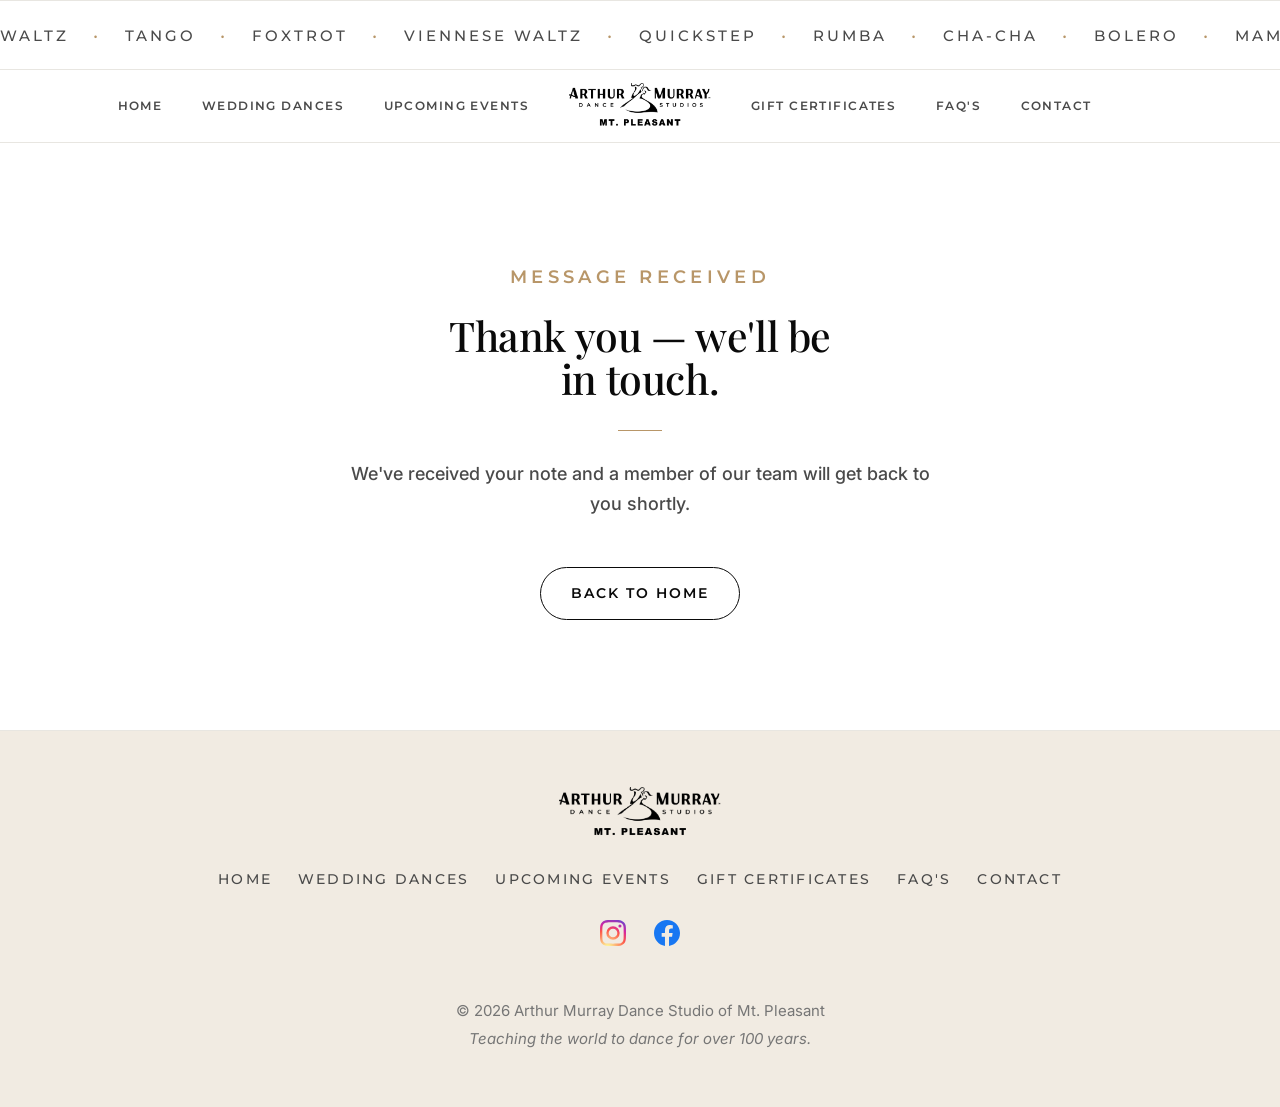
<file: Thank You.html>
<!doctype html>
<html lang="en" data-type="serif" data-accent="brass">
<head>
  <meta charset="utf-8" />
  <meta name="viewport" content="width=device-width, initial-scale=1" />

  <!-- Google tag (gtag.js) — Google Ads -->
  <script async src="https://www.googletagmanager.com/gtag/js?id=AW-17691580121"></script>
  <script>
    window.dataLayer = window.dataLayer || [];
    function gtag(){ dataLayer.push(arguments); }
    gtag('js', new Date());
    gtag('config', 'AW-17691580121');
  </script>
  <title>Thank You | Arthur Murray Dance Studio of Mt. Pleasant</title>
  <meta name="description" content="Thank you — we've received your request and a member of our team will be in touch shortly to schedule your free first lesson." />
  <!-- Keep this confirmation page out of search results; it's a destination for ad conversion tracking, not a landing page. -->
  <meta name="robots" content="noindex" />

  <link rel="icon" type="image/png" sizes="512x512" href="assets/favicon-mark.png" />
  <link rel="stylesheet" href="assets/colors_and_type.css" />
  <link rel="stylesheet" href="assets/site.css" />
</head>
<body data-page="thank-you">
<div class="marquee" aria-hidden="true"><div class="marquee__track"><span class="marquee__item">Waltz<span class="marquee__dot">·</span></span><span class="marquee__item">Tango<span class="marquee__dot">·</span></span><span class="marquee__item">Foxtrot<span class="marquee__dot">·</span></span><span class="marquee__item">Viennese Waltz<span class="marquee__dot">·</span></span><span class="marquee__item">Quickstep<span class="marquee__dot">·</span></span><span class="marquee__item">Rumba<span class="marquee__dot">·</span></span><span class="marquee__item">Cha-Cha<span class="marquee__dot">·</span></span><span class="marquee__item">Bolero<span class="marquee__dot">·</span></span><span class="marquee__item">Mambo<span class="marquee__dot">·</span></span><span class="marquee__item">Salsa<span class="marquee__dot">·</span></span><span class="marquee__item">Merengue<span class="marquee__dot">·</span></span><span class="marquee__item">Bachata<span class="marquee__dot">·</span></span><span class="marquee__item">Samba<span class="marquee__dot">·</span></span><span class="marquee__item">East Coast Swing<span class="marquee__dot">·</span></span><span class="marquee__item">West Coast Swing<span class="marquee__dot">·</span></span><span class="marquee__item">Jive<span class="marquee__dot">·</span></span><span class="marquee__item">Hustle<span class="marquee__dot">·</span></span><span class="marquee__item">Carolina Shag<span class="marquee__dot">·</span></span><span class="marquee__item">Country Two-Step<span class="marquee__dot">·</span></span><span class="marquee__item">Nightclub Two-Step<span class="marquee__dot">·</span></span><span class="marquee__item">Argentine Tango<span class="marquee__dot">·</span></span><span class="marquee__item">Paso Doble<span class="marquee__dot">·</span></span><span class="marquee__item">Lindy Hop<span class="marquee__dot">·</span></span><span class="marquee__item">Wedding First Dance<span class="marquee__dot">·</span></span><span class="marquee__item">Waltz<span class="marquee__dot">·</span></span><span class="marquee__item">Tango<span class="marquee__dot">·</span></span><span class="marquee__item">Foxtrot<span class="marquee__dot">·</span></span><span class="marquee__item">Viennese Waltz<span class="marquee__dot">·</span></span><span class="marquee__item">Quickstep<span class="marquee__dot">·</span></span><span class="marquee__item">Rumba<span class="marquee__dot">·</span></span><span class="marquee__item">Cha-Cha<span class="marquee__dot">·</span></span><span class="marquee__item">Bolero<span class="marquee__dot">·</span></span><span class="marquee__item">Mambo<span class="marquee__dot">·</span></span><span class="marquee__item">Salsa<span class="marquee__dot">·</span></span><span class="marquee__item">Merengue<span class="marquee__dot">·</span></span><span class="marquee__item">Bachata<span class="marquee__dot">·</span></span><span class="marquee__item">Samba<span class="marquee__dot">·</span></span><span class="marquee__item">East Coast Swing<span class="marquee__dot">·</span></span><span class="marquee__item">West Coast Swing<span class="marquee__dot">·</span></span><span class="marquee__item">Jive<span class="marquee__dot">·</span></span><span class="marquee__item">Hustle<span class="marquee__dot">·</span></span><span class="marquee__item">Carolina Shag<span class="marquee__dot">·</span></span><span class="marquee__item">Country Two-Step<span class="marquee__dot">·</span></span><span class="marquee__item">Nightclub Two-Step<span class="marquee__dot">·</span></span><span class="marquee__item">Argentine Tango<span class="marquee__dot">·</span></span><span class="marquee__item">Paso Doble<span class="marquee__dot">·</span></span><span class="marquee__item">Lindy Hop<span class="marquee__dot">·</span></span><span class="marquee__item">Wedding First Dance<span class="marquee__dot">·</span></span></div></div><nav class="nav"><div class="nav__inner"><div class="nav__links nav__links--left"><a class="nav__link" href="index.html">Home</a><a class="nav__link" href="Wedding Dances.html">Wedding Dances</a><a class="nav__link" href="Upcoming Events.html">Upcoming Events</a></div><a class="nav__logo" href="index.html" aria-label="Arthur Murray Dance Studio of Mt. Pleasant home"><img src="assets/logo-lockup.png" alt="Arthur Murray Dance Studios, Mt. Pleasant"/></a><div class="nav__links nav__links--right"><a class="nav__link" href="Gift Certificates.html">Gift Certificates</a><a class="nav__link" href="FAQ.html">FAQ&#x27;s</a><a class="nav__link" href="index.html#start">Contact</a></div><button class="nav__menu-btn" aria-label="Open menu" aria-expanded="false"><span class="nav__menu-label">Menu</span><span class="nav__menu-rule" aria-hidden="true"></span></button></div></nav><main class="ty"><section class="ty__hero"><div class="wrap wrap--narrow"><p class="eyebrow ty__eyebrow">Message received</p><h1 class="display ty__title">Thank you — we&#x27;ll be in touch.</h1><hr class="rule-short"/><p class="ty__lede">We&#x27;ve received your note and a member of our team will get back to you shortly.</p><div class="ty__actions"><a class="btn btn--ghost" href="index.html">Back to home</a></div></div></section></main><footer class="footer"><div class="footer__inner"><a href="index.html" aria-label="Home"><img class="footer__logo" src="assets/logo-lockup.png" alt="Arthur Murray Dance Studios, Mt. Pleasant"/></a><nav class="footer__nav"><a href="index.html">Home</a><a href="Wedding Dances.html">Wedding Dances</a><a href="Upcoming Events.html">Upcoming Events</a><a href="Gift Certificates.html">Gift Certificates</a><a href="FAQ.html">FAQ&#x27;s</a><a href="index.html#start">Contact</a></nav><div class="footer__social"><a href="https://instagram.com/arthurmurraymtpleasant" target="_blank" rel="noopener" aria-label="Instagram"><svg viewBox="0 0 24 24"><defs><radialGradient id="igGrad" cx="30%" cy="107%" r="150%"><stop offset="0" stop-color="#FDF497"></stop><stop offset="0.05" stop-color="#FDF497"></stop><stop offset="0.45" stop-color="#FD5949"></stop><stop offset="0.6" stop-color="#D6249F"></stop><stop offset="0.9" stop-color="#285AEB"></stop></radialGradient></defs><g fill="url(#igGrad)"><path d="M12 2.16c3.2 0 3.58.01 4.85.07 1.17.05 1.8.25 2.23.41.56.22.96.48 1.38.9.42.42.68.82.9 1.38.16.42.36 1.06.41 2.23.06 1.27.07 1.65.07 4.85s-.01 3.58-.07 4.85c-.05 1.17-.25 1.8-.41 2.23-.22.56-.48.96-.9 1.38-.42.42-.82.68-1.38.9-.42.16-1.06.36-2.23.41-1.27.06-1.65.07-4.85.07s-3.58-.01-4.85-.07c-1.17-.05-1.8-.25-2.23-.41a3.72 3.72 0 0 1-1.38-.9 3.72 3.72 0 0 1-.9-1.38c-.16-.42-.36-1.06-.41-2.23C2.17 15.58 2.16 15.2 2.16 12s.01-3.58.07-4.85c.05-1.17.25-1.8.41-2.23.22-.56.48-.96.9-1.38.42-.42.82-.68 1.38-.9.42-.16 1.06-.36 2.23-.41C8.42 2.17 8.8 2.16 12 2.16M12 0C8.74 0 8.33.01 7.05.07 5.78.13 4.9.33 4.14.63c-.79.3-1.46.72-2.12 1.38A5.86 5.86 0 0 0 .63 4.14C.33 4.9.13 5.78.07 7.05.01 8.33 0 8.74 0 12s.01 3.67.07 4.95c.06 1.27.26 2.15.56 2.91.3.79.72 1.46 1.38 2.12a5.86 5.86 0 0 0 2.13 1.38c.76.3 1.64.5 2.91.56C8.33 23.99 8.74 24 12 24s3.67-.01 4.95-.07c1.27-.06 2.15-.26 2.91-.56a5.86 5.86 0 0 0 2.12-1.38 5.86 5.86 0 0 0 1.38-2.12c.3-.76.5-1.64.56-2.91.06-1.28.07-1.69.07-4.95s-.01-3.67-.07-4.95c-.06-1.27-.26-2.15-.56-2.91a5.86 5.86 0 0 0-1.38-2.13A5.86 5.86 0 0 0 19.86.63C19.1.33 18.22.13 16.95.07 15.67.01 15.26 0 12 0zm0 5.84a6.16 6.16 0 1 0 0 12.32 6.16 6.16 0 0 0 0-12.32zM12 16a4 4 0 1 1 0-8 4 4 0 0 1 0 8zm6.41-11.85a1.44 1.44 0 1 0 0 2.88 1.44 1.44 0 0 0 0-2.88z"></path></g></svg></a><a href="https://facebook.com/arthurmurraymtpleasant" target="_blank" rel="noopener" aria-label="Facebook"><svg viewBox="0 0 24 24" fill="#1877F2"><path d="M24 12.07C24 5.41 18.63 0 12 0S0 5.4 0 12.07C0 18.1 4.39 23.1 10.13 24v-8.44H7.08v-3.49h3.04V9.41c0-3.02 1.8-4.7 4.54-4.7 1.31 0 2.68.24 2.68.24v2.97h-1.5c-1.5 0-1.96.93-1.96 1.89v2.26h3.32l-.53 3.5h-2.8V24C19.62 23.1 24 18.1 24 12.07z"></path></svg></a></div><div class="footer__bottom"><div>© 2026 Arthur Murray Dance Studio of Mt. Pleasant</div><div><em>Teaching the world to dance for over 100 years.</em></div></div></div></footer>
<script src="assets/site.js"></script>
</body>
</html>
</file>
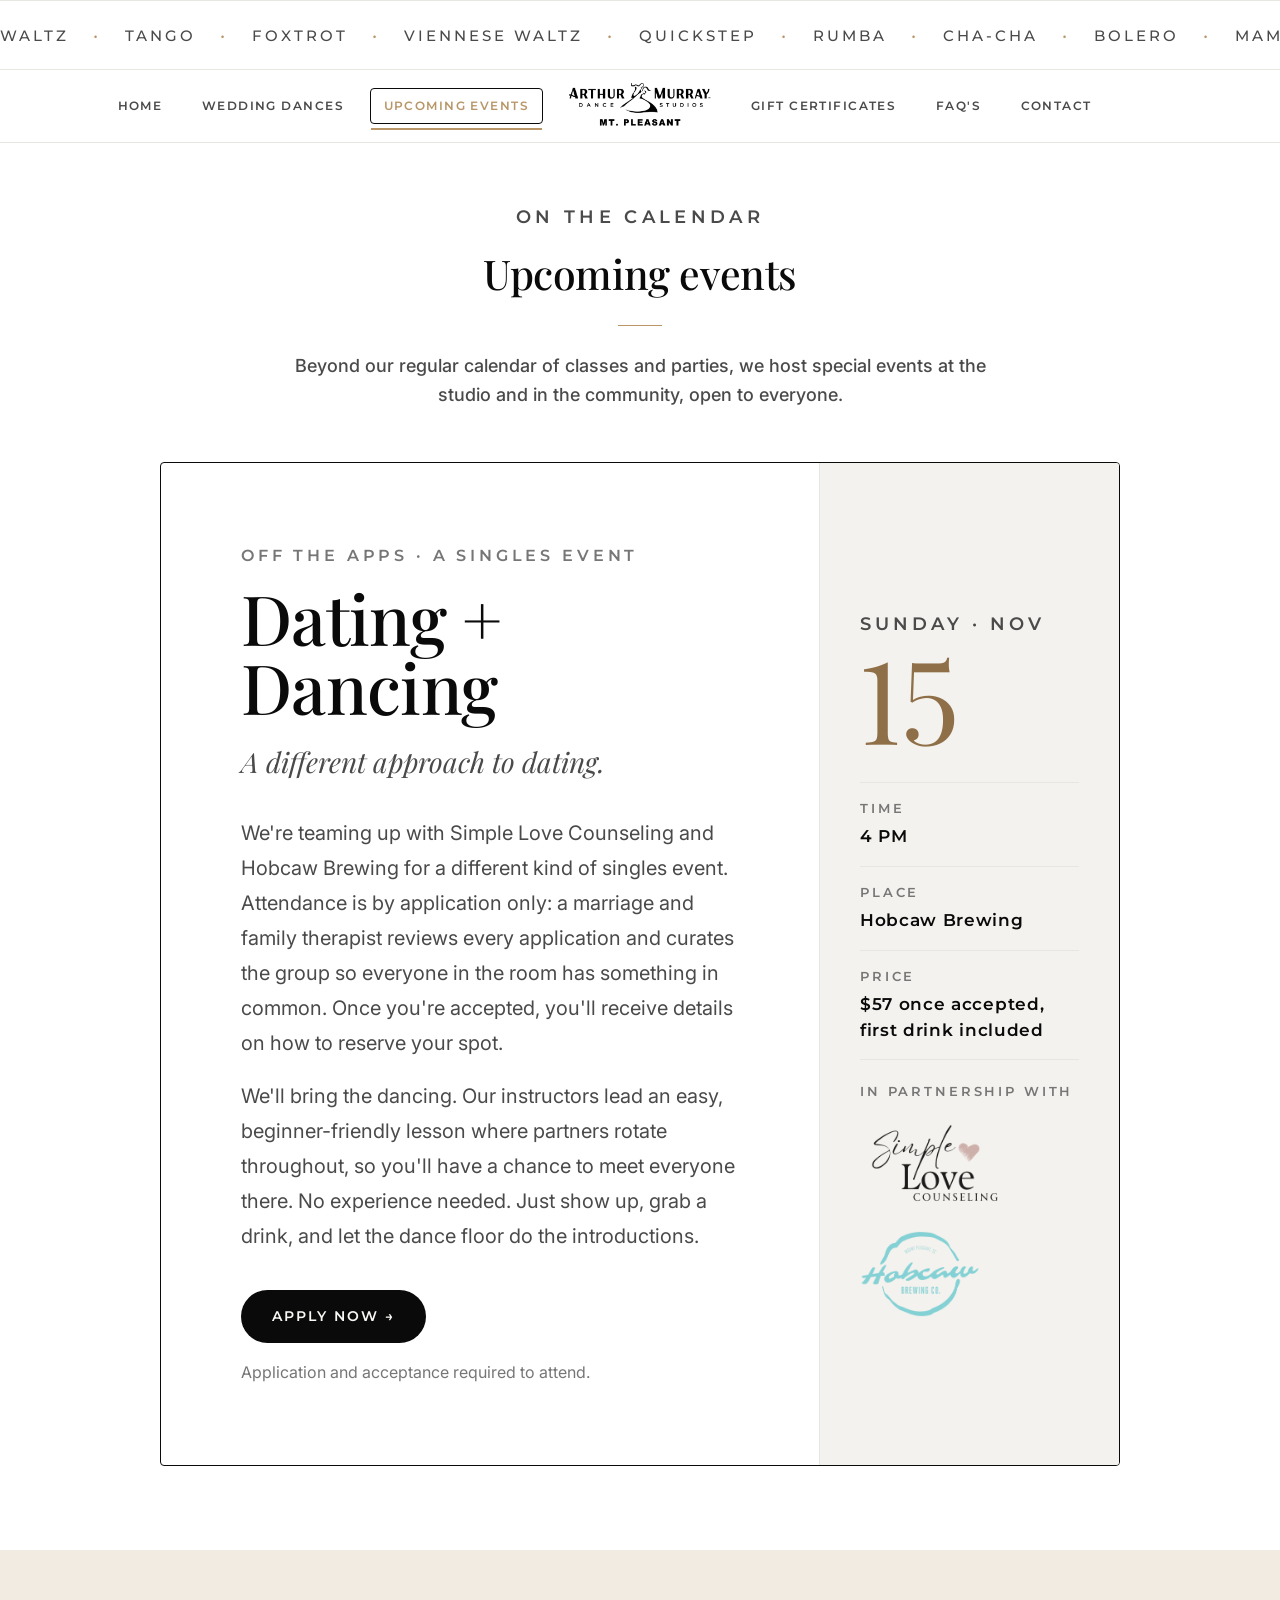
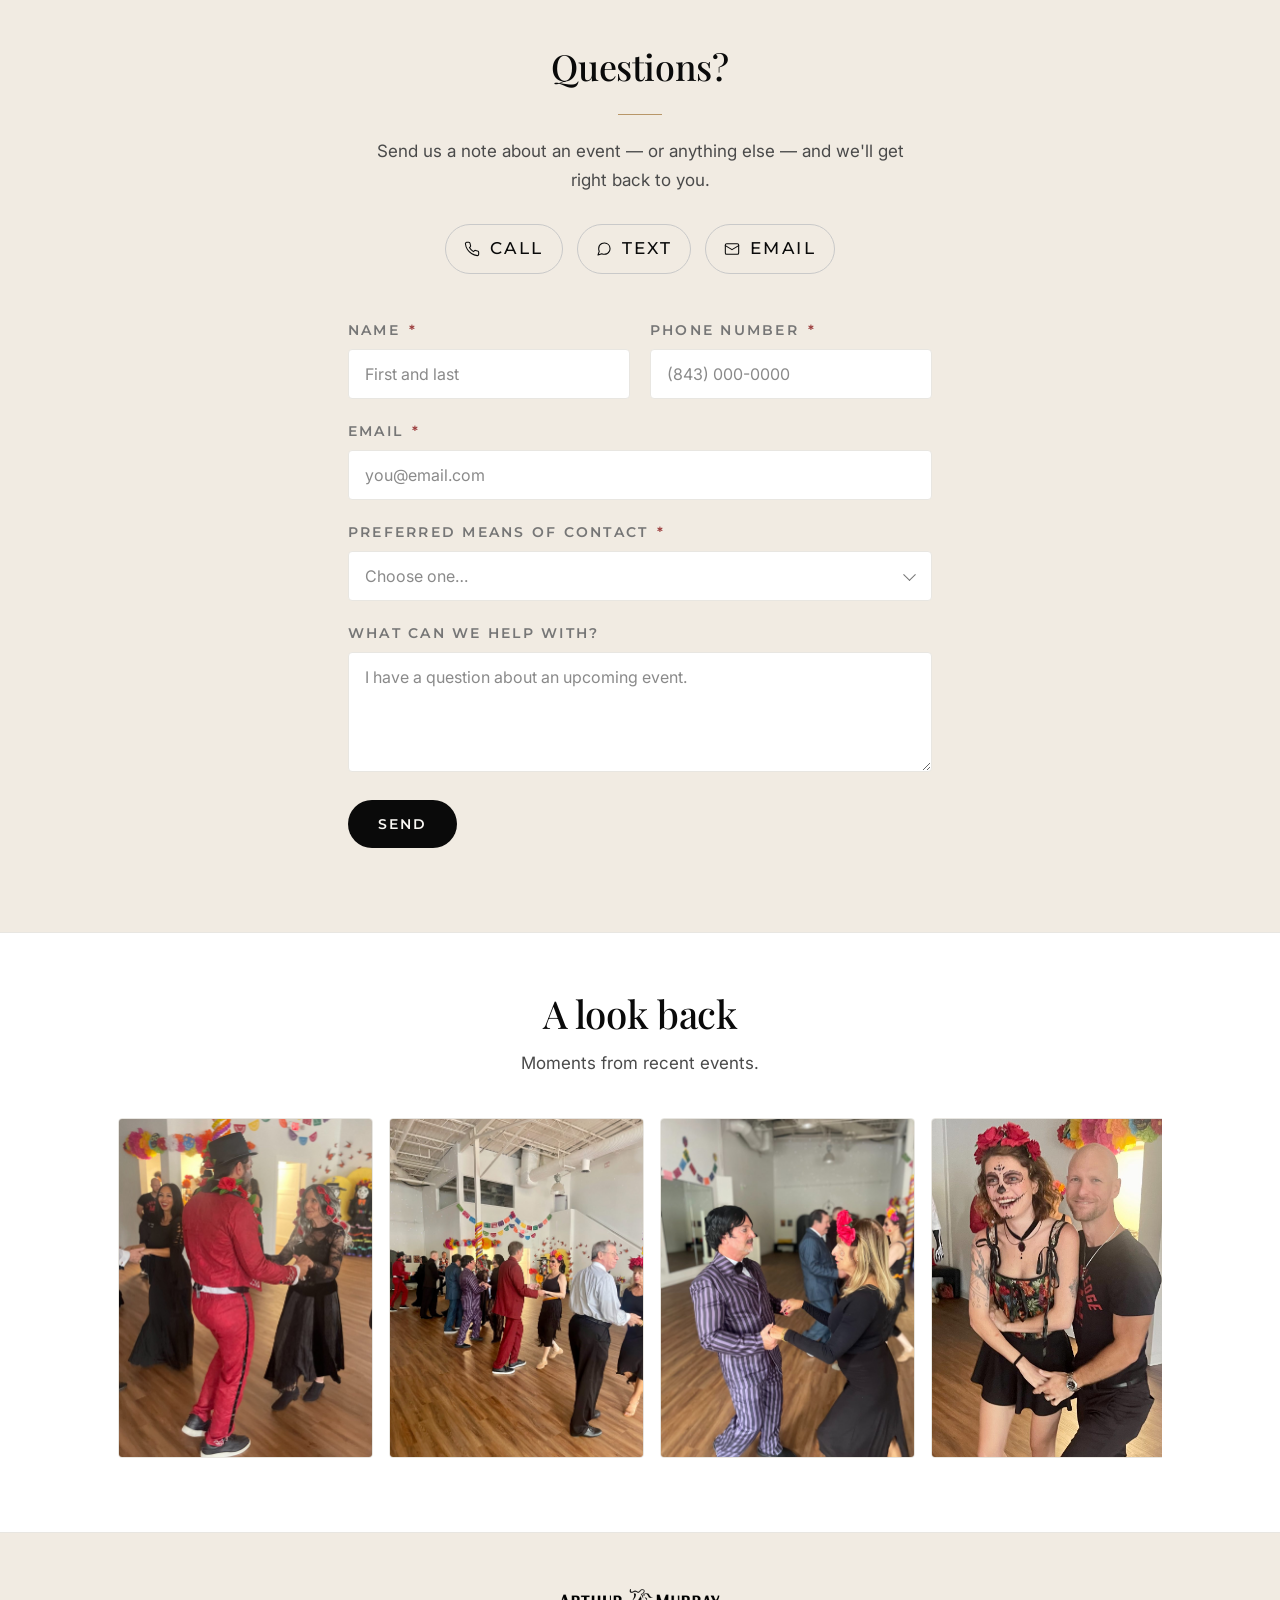
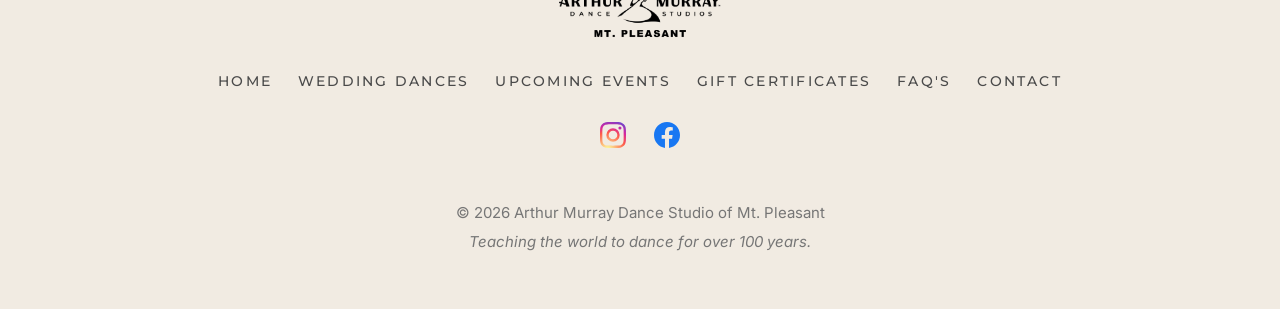
<file: Upcoming Events.html>
<!doctype html>
<html lang="en" data-type="serif" data-accent="brass">
<head>
  <meta charset="utf-8" />
  <meta name="viewport" content="width=device-width, initial-scale=1" />

  <!-- Google tag (gtag.js) — Google Ads -->
  <script async src="https://www.googletagmanager.com/gtag/js?id=AW-17691580121"></script>
  <script>
    window.dataLayer = window.dataLayer || [];
    function gtag(){ dataLayer.push(arguments); }
    gtag('js', new Date());
    gtag('config', 'AW-17691580121');
  </script>
  <title>Upcoming Events | Arthur Murray Dance Studio of Mt. Pleasant</title>
  <meta name="description" content="Weekly dance parties, group classes, workshops and showcases at Arthur Murray Dance Studio of Mt. Pleasant, SC. Most events are open to all levels, no partner needed." />

  <link rel="icon" type="image/png" sizes="512x512" href="assets/favicon-mark.png" />

  <!-- Open Graph / link preview (iMessage, Facebook, WhatsApp, LinkedIn, etc.) -->
  <meta property="og:type" content="website" />
  <meta property="og:site_name" content="Arthur Murray Dance Studio of Mt. Pleasant" />
  <meta property="og:title" content="Upcoming Events | Arthur Murray Dance Studio of Mt. Pleasant" />
  <meta property="og:description" content="Weekly dance parties, group classes, workshops and showcases at Arthur Murray Dance Studio of Mt. Pleasant, SC. Most events are open to all levels, no partner needed." />
  <meta property="og:url" content="https://www.arthurmurraymtpleasant.com/Upcoming%20Events.html" />
  <link rel="canonical" href="https://www.arthurmurraymtpleasant.com/Upcoming%20Events.html" />
  <meta property="og:image" content="https://www.arthurmurraymtpleasant.com/assets/og-image.jpg" />
  <meta property="og:image:width" content="1200" />
  <meta property="og:image:height" content="630" />
  <meta property="og:image:alt" content="Arthur Murray Dance Studios, Mt. Pleasant — Learn to dance." />
  <meta name="twitter:card" content="summary_large_image" />
  <meta name="twitter:title" content="Upcoming Events | Arthur Murray Dance Studio of Mt. Pleasant" />
  <meta name="twitter:description" content="Dance parties, classes, workshops and showcases — most open to all levels." />
  <meta name="twitter:image" content="https://www.arthurmurraymtpleasant.com/assets/og-image.jpg" />
  <link rel="stylesheet" href="assets/colors_and_type.css" />
  <link rel="stylesheet" href="assets/site.css" />
</head>
<body data-page="events">
<div class="marquee" aria-hidden="true"><div class="marquee__track"><span class="marquee__item">Waltz<span class="marquee__dot">·</span></span><span class="marquee__item">Tango<span class="marquee__dot">·</span></span><span class="marquee__item">Foxtrot<span class="marquee__dot">·</span></span><span class="marquee__item">Viennese Waltz<span class="marquee__dot">·</span></span><span class="marquee__item">Quickstep<span class="marquee__dot">·</span></span><span class="marquee__item">Rumba<span class="marquee__dot">·</span></span><span class="marquee__item">Cha-Cha<span class="marquee__dot">·</span></span><span class="marquee__item">Bolero<span class="marquee__dot">·</span></span><span class="marquee__item">Mambo<span class="marquee__dot">·</span></span><span class="marquee__item">Salsa<span class="marquee__dot">·</span></span><span class="marquee__item">Merengue<span class="marquee__dot">·</span></span><span class="marquee__item">Bachata<span class="marquee__dot">·</span></span><span class="marquee__item">Samba<span class="marquee__dot">·</span></span><span class="marquee__item">East Coast Swing<span class="marquee__dot">·</span></span><span class="marquee__item">West Coast Swing<span class="marquee__dot">·</span></span><span class="marquee__item">Jive<span class="marquee__dot">·</span></span><span class="marquee__item">Hustle<span class="marquee__dot">·</span></span><span class="marquee__item">Carolina Shag<span class="marquee__dot">·</span></span><span class="marquee__item">Country Two-Step<span class="marquee__dot">·</span></span><span class="marquee__item">Nightclub Two-Step<span class="marquee__dot">·</span></span><span class="marquee__item">Argentine Tango<span class="marquee__dot">·</span></span><span class="marquee__item">Paso Doble<span class="marquee__dot">·</span></span><span class="marquee__item">Lindy Hop<span class="marquee__dot">·</span></span><span class="marquee__item">Wedding First Dance<span class="marquee__dot">·</span></span><span class="marquee__item">Waltz<span class="marquee__dot">·</span></span><span class="marquee__item">Tango<span class="marquee__dot">·</span></span><span class="marquee__item">Foxtrot<span class="marquee__dot">·</span></span><span class="marquee__item">Viennese Waltz<span class="marquee__dot">·</span></span><span class="marquee__item">Quickstep<span class="marquee__dot">·</span></span><span class="marquee__item">Rumba<span class="marquee__dot">·</span></span><span class="marquee__item">Cha-Cha<span class="marquee__dot">·</span></span><span class="marquee__item">Bolero<span class="marquee__dot">·</span></span><span class="marquee__item">Mambo<span class="marquee__dot">·</span></span><span class="marquee__item">Salsa<span class="marquee__dot">·</span></span><span class="marquee__item">Merengue<span class="marquee__dot">·</span></span><span class="marquee__item">Bachata<span class="marquee__dot">·</span></span><span class="marquee__item">Samba<span class="marquee__dot">·</span></span><span class="marquee__item">East Coast Swing<span class="marquee__dot">·</span></span><span class="marquee__item">West Coast Swing<span class="marquee__dot">·</span></span><span class="marquee__item">Jive<span class="marquee__dot">·</span></span><span class="marquee__item">Hustle<span class="marquee__dot">·</span></span><span class="marquee__item">Carolina Shag<span class="marquee__dot">·</span></span><span class="marquee__item">Country Two-Step<span class="marquee__dot">·</span></span><span class="marquee__item">Nightclub Two-Step<span class="marquee__dot">·</span></span><span class="marquee__item">Argentine Tango<span class="marquee__dot">·</span></span><span class="marquee__item">Paso Doble<span class="marquee__dot">·</span></span><span class="marquee__item">Lindy Hop<span class="marquee__dot">·</span></span><span class="marquee__item">Wedding First Dance<span class="marquee__dot">·</span></span></div></div><nav class="nav"><div class="nav__inner"><div class="nav__links nav__links--left"><a class="nav__link" href="index.html">Home</a><a class="nav__link" href="Wedding Dances.html">Wedding Dances</a><a class="nav__link is-active" href="Upcoming Events.html" aria-current="page">Upcoming Events</a></div><a class="nav__logo" href="index.html" aria-label="Arthur Murray Dance Studio of Mt. Pleasant home"><img src="assets/logo-lockup.png" alt="Arthur Murray Dance Studios, Mt. Pleasant"/></a><div class="nav__links nav__links--right"><a class="nav__link" href="Gift Certificates.html">Gift Certificates</a><a class="nav__link" href="FAQ.html">FAQ&#x27;s</a><a class="nav__link" href="index.html#start">Contact</a></div><button class="nav__menu-btn" aria-label="Open menu" aria-expanded="false"><span class="nav__menu-label">Menu</span><span class="nav__menu-rule" aria-hidden="true"></span></button></div></nav><section class="pagehead"><div class="wrap wrap--narrow"><p class="eyebrow">On the calendar</p><h1 class="display">Upcoming events</h1><hr class="rule-short"/><p class="pagehead__lede">Beyond our regular calendar of classes and parties, we host special events at the studio and in the community, open to everyone.</p></div></section><section class="section" style="padding-top:12px"><div class="wrap wrap--flush"><div class="flyers"><article class="flyer flyer--apps"><div class="apps-main"><p class="eyebrow">Off the Apps · A singles event</p><h2 class="flyer__title">Dating + Dancing</h2><p class="apps-tag">A different approach to dating.</p><p class="flyer__desc">We&#x27;re teaming up with Simple Love Counseling and Hobcaw Brewing for a different kind of singles event. Attendance is by application only: a marriage and family therapist reviews every application and curates the group so everyone in the room has something in common. Once you&#x27;re accepted, you&#x27;ll receive details on how to reserve your spot.</p><p class="flyer__desc">We&#x27;ll bring the dancing. Our instructors lead an easy, beginner-friendly lesson where partners rotate throughout, so you&#x27;ll have a chance to meet everyone there. No experience needed. Just show up, grab a drink, and let the dance floor do the introductions.</p><div class="flyer__foot"><a class="btn btn--primary" href="https://tinyurl.com/datingdancing" target="_blank" rel="noopener">Apply Now →</a></div><p class="flyer__fine">Application and acceptance required to attend.</p></div><aside class="apps-when"><span class="evt-head__mon">Sunday · Nov</span><span class="apps-day">15</span><ul class="apps-facts"><li><span>Time</span><span>4 PM</span></li><li><span>Place</span><span>Hobcaw Brewing</span></li><li><span>Price</span><span>$57 once accepted, first drink included</span></li></ul><div class="apps-partners-logos"><span class="apps-partners-label">In partnership with</span><div class="apps-logos"><img src="assets/photos/partner-simple-love.png" alt="Simple Love Counseling"/><img src="assets/photos/partner-hobcaw.webp" alt="Hobcaw Brewing Co., Mount Pleasant, SC"/></div></div></aside></article></div></div></section><section class="section lead" id="questions"><div class="wrap"><div class="lead__grid"><div class="lead__intro"><h2 class="display" style="margin-top:14px">Questions?</h2><hr class="rule-short"/><p>Send us a note about an event — or anything else — and we&#x27;ll get right back to you.</p><div class="lead__contacts"><a class="chip" href="tel:+18432127059"><svg viewBox="0 0 24 24" fill="none" stroke="currentColor" stroke-width="1.6" stroke-linecap="round" stroke-linejoin="round"><path d="M22 16.92v3a2 2 0 0 1-2.18 2 19.79 19.79 0 0 1-8.63-3.07 19.5 19.5 0 0 1-6-6 19.79 19.79 0 0 1-3.07-8.67A2 2 0 0 1 4.11 2h3a2 2 0 0 1 2 1.72c.13.96.36 1.9.7 2.81a2 2 0 0 1-.45 2.11L8.09 9.91a16 16 0 0 0 6 6l1.27-1.27a2 2 0 0 1 2.11-.45c.91.34 1.85.57 2.81.7A2 2 0 0 1 22 16.92z"></path></svg> Call</a><a class="chip" href="sms:+18432127059"><svg viewBox="0 0 24 24" fill="none" stroke="currentColor" stroke-width="1.6" stroke-linecap="round" stroke-linejoin="round"><path d="M21 11.5a8.38 8.38 0 0 1-.9 3.8 8.5 8.5 0 0 1-7.6 4.7 8.38 8.38 0 0 1-3.8-.9L3 21l1.9-5.7a8.38 8.38 0 0 1-.9-3.8 8.5 8.5 0 0 1 4.7-7.6 8.38 8.38 0 0 1 3.8-.9h.5a8.48 8.48 0 0 1 8 8v.5z"></path></svg> Text</a><a class="chip" href="mailto:team@arthurmurraymtpleasant.com"><svg viewBox="0 0 24 24" fill="none" stroke="currentColor" stroke-width="1.6" stroke-linecap="round" stroke-linejoin="round"><rect x="2" y="4" width="20" height="16" rx="2"></rect><path d="m22 7-10 6L2 7"></path></svg> Email</a></div></div><form class="form" novalidate=""><input type="hidden" name="_subject" value="Question from arthurmurraymtpleasant.com"/><input type="hidden" name="source" value="Upcoming Events page — questions"/><div class="field--row"><div class="field"><label for="cf-name">Name <span class="req">*</span></label><input id="cf-name" name="name" type="text" required="" placeholder="First and last" autoComplete="name"/></div><div class="field"><label for="cf-phone">Phone Number <span class="req">*</span></label><input id="cf-phone" name="phone" type="tel" required="" placeholder="(843) 000-0000" autoComplete="tel"/></div></div><div class="field"><label for="cf-email">Email <span class="req">*</span></label><input id="cf-email" name="email" type="email" required="" placeholder="you@email.com" autoComplete="email"/></div><div class="field"><label for="cf-contact">Preferred means of contact <span class="req">*</span></label><div class="field__select"><select id="cf-contact" name="preferred_contact" required=""><option value="" disabled="" selected="">Choose one…</option><option value="Email">Email</option><option value="Phone call">Phone call</option><option value="Text message">Text message</option></select></div></div><div class="field"><label for="cf-msg">What can we help with?</label><textarea id="cf-msg" name="message" placeholder="I have a question about an upcoming event."></textarea></div><div class="form__foot"><button class="btn btn--primary form__btn" type="submit">Send</button></div></form></div></div></section><section class="section section--tight gallery"><div class="wrap"><div class="gallery__head"><h2 class="display">A look back</h2><p class="gallery__lede">Moments from recent events.</p></div><div class="gallery__strip"><figure class="gallery__frame gallery__frame--port"><img src="assets/photos/gallery/g21.jpg" alt="Dancers in costume filling the floor at the Day of the Dead Party"/></figure><figure class="gallery__frame gallery__frame--port"><img src="assets/photos/gallery/g22.jpg" alt="Partners in costume dancing at the Day of the Dead Party"/></figure><figure class="gallery__frame gallery__frame--port"><img src="assets/photos/gallery/g23.jpg" alt="A dancer in a red mariachi suit leading his partner at the Day of the Dead Party"/></figure><figure class="gallery__frame gallery__frame--port"><img src="assets/photos/gallery/g24.jpg" alt="A smiling couple in Día de los Muertos makeup at the Day of the Dead Party"/></figure><figure class="gallery__frame gallery__frame--land"><img src="assets/photos/gallery/g1.jpg" alt="Couples on the studio floor"/></figure><figure class="gallery__frame gallery__frame--port"><img src="assets/photos/gallery/g17.jpg" alt="A couple in ballroom attire performing a smooth dance at the studio"/></figure><figure class="gallery__frame gallery__frame--port"><img src="assets/photos/gallery/g14.jpg" alt="Two dancers finishing a routine with an arm raised"/></figure><figure class="gallery__frame gallery__frame--port"><img src="assets/photos/gallery/g12.jpg" alt="A couple laughing together in a dance hold"/></figure><figure class="gallery__frame gallery__frame--port"><img src="assets/photos/gallery/g11.jpg" alt="Students seated on the studio floor during a workshop exercise"/></figure><figure class="gallery__frame gallery__frame--port"><img src="assets/photos/gallery/g15.jpg" alt="Residents dancing together during a community class"/></figure><figure class="gallery__frame gallery__frame--land"><img src="assets/photos/gallery/g4.jpg" alt="The full floor moving together in a group class"/></figure><figure class="gallery__frame gallery__frame--port"><img src="assets/photos/gallery/g2.jpg" alt="A couple practicing a turn together"/></figure><figure class="gallery__frame gallery__frame--port"><img src="assets/photos/gallery/g9.jpg" alt="Two guests at the studio"/></figure><figure class="gallery__frame gallery__frame--port"><img src="assets/photos/gallery/g18.jpg" alt="A couple performing a Latin dance on the studio floor"/></figure><figure class="gallery__frame gallery__frame--port"><img src="assets/photos/gallery/g5.jpg" alt="A couple dancing by the studio windows"/></figure><figure class="gallery__frame gallery__frame--land"><img src="assets/photos/gallery/g7.jpg" alt="Guests gathered on the floor before a lesson"/></figure><figure class="gallery__frame gallery__frame--land"><img src="assets/photos/gallery/g20.jpg" alt="Students and instructors together at a community event"/></figure><figure class="gallery__frame gallery__frame--port"><img src="assets/photos/gallery/g13.jpg" alt="Students taking part in a partnering exercise"/></figure><figure class="gallery__frame gallery__frame--port"><img src="assets/photos/gallery/g16.jpg" alt="An instructor leading a group class at a senior living community"/></figure><figure class="gallery__frame gallery__frame--port"><img src="assets/photos/gallery/g3.jpg" alt="A student and instructor mid-dance, laughing"/></figure><figure class="gallery__frame gallery__frame--land"><img src="assets/photos/gallery/g8.jpg" alt="Students and instructors together at the studio"/></figure><figure class="gallery__frame gallery__frame--port"><img src="assets/photos/gallery/g6.jpg" alt="Partners working through a pattern at the mirrors"/></figure><figure class="gallery__frame gallery__frame--port"><img src="assets/photos/gallery/g19.jpg" alt="A couple smiling together at the studio"/></figure><figure class="gallery__frame gallery__frame--port"><img src="assets/photos/gallery/g10.jpg" alt="Two guests together at the studio"/></figure></div></div></section><footer class="footer"><div class="footer__inner"><a href="index.html" aria-label="Home"><img class="footer__logo" src="assets/logo-lockup.png" alt="Arthur Murray Dance Studios, Mt. Pleasant"/></a><nav class="footer__nav"><a href="index.html">Home</a><a href="Wedding Dances.html">Wedding Dances</a><a href="Upcoming Events.html">Upcoming Events</a><a href="Gift Certificates.html">Gift Certificates</a><a href="FAQ.html">FAQ&#x27;s</a><a href="index.html#start">Contact</a></nav><div class="footer__social"><a href="https://instagram.com/arthurmurraymtpleasant" target="_blank" rel="noopener" aria-label="Instagram"><svg viewBox="0 0 24 24"><defs><radialGradient id="igGrad" cx="30%" cy="107%" r="150%"><stop offset="0" stop-color="#FDF497"></stop><stop offset="0.05" stop-color="#FDF497"></stop><stop offset="0.45" stop-color="#FD5949"></stop><stop offset="0.6" stop-color="#D6249F"></stop><stop offset="0.9" stop-color="#285AEB"></stop></radialGradient></defs><g fill="url(#igGrad)"><path d="M12 2.16c3.2 0 3.58.01 4.85.07 1.17.05 1.8.25 2.23.41.56.22.96.48 1.38.9.42.42.68.82.9 1.38.16.42.36 1.06.41 2.23.06 1.27.07 1.65.07 4.85s-.01 3.58-.07 4.85c-.05 1.17-.25 1.8-.41 2.23-.22.56-.48.96-.9 1.38-.42.42-.82.68-1.38.9-.42.16-1.06.36-2.23.41-1.27.06-1.65.07-4.85.07s-3.58-.01-4.85-.07c-1.17-.05-1.8-.25-2.23-.41a3.72 3.72 0 0 1-1.38-.9 3.72 3.72 0 0 1-.9-1.38c-.16-.42-.36-1.06-.41-2.23C2.17 15.58 2.16 15.2 2.16 12s.01-3.58.07-4.85c.05-1.17.25-1.8.41-2.23.22-.56.48-.96.9-1.38.42-.42.82-.68 1.38-.9.42-.16 1.06-.36 2.23-.41C8.42 2.17 8.8 2.16 12 2.16M12 0C8.74 0 8.33.01 7.05.07 5.78.13 4.9.33 4.14.63c-.79.3-1.46.72-2.12 1.38A5.86 5.86 0 0 0 .63 4.14C.33 4.9.13 5.78.07 7.05.01 8.33 0 8.74 0 12s.01 3.67.07 4.95c.06 1.27.26 2.15.56 2.91.3.79.72 1.46 1.38 2.12a5.86 5.86 0 0 0 2.13 1.38c.76.3 1.64.5 2.91.56C8.33 23.99 8.74 24 12 24s3.67-.01 4.95-.07c1.27-.06 2.15-.26 2.91-.56a5.86 5.86 0 0 0 2.12-1.38 5.86 5.86 0 0 0 1.38-2.12c.3-.76.5-1.64.56-2.91.06-1.28.07-1.69.07-4.95s-.01-3.67-.07-4.95c-.06-1.27-.26-2.15-.56-2.91a5.86 5.86 0 0 0-1.38-2.13A5.86 5.86 0 0 0 19.86.63C19.1.33 18.22.13 16.95.07 15.67.01 15.26 0 12 0zm0 5.84a6.16 6.16 0 1 0 0 12.32 6.16 6.16 0 0 0 0-12.32zM12 16a4 4 0 1 1 0-8 4 4 0 0 1 0 8zm6.41-11.85a1.44 1.44 0 1 0 0 2.88 1.44 1.44 0 0 0 0-2.88z"></path></g></svg></a><a href="https://facebook.com/arthurmurraymtpleasant" target="_blank" rel="noopener" aria-label="Facebook"><svg viewBox="0 0 24 24" fill="#1877F2"><path d="M24 12.07C24 5.41 18.63 0 12 0S0 5.4 0 12.07C0 18.1 4.39 23.1 10.13 24v-8.44H7.08v-3.49h3.04V9.41c0-3.02 1.8-4.7 4.54-4.7 1.31 0 2.68.24 2.68.24v2.97h-1.5c-1.5 0-1.96.93-1.96 1.89v2.26h3.32l-.53 3.5h-2.8V24C19.62 23.1 24 18.1 24 12.07z"></path></svg></a></div><div class="footer__bottom"><div>© 2026 Arthur Murray Dance Studio of Mt. Pleasant</div><div><em>Teaching the world to dance for over 100 years.</em></div></div></div></footer>
<script src="assets/site.js"></script>
</body>
</html>
</file>
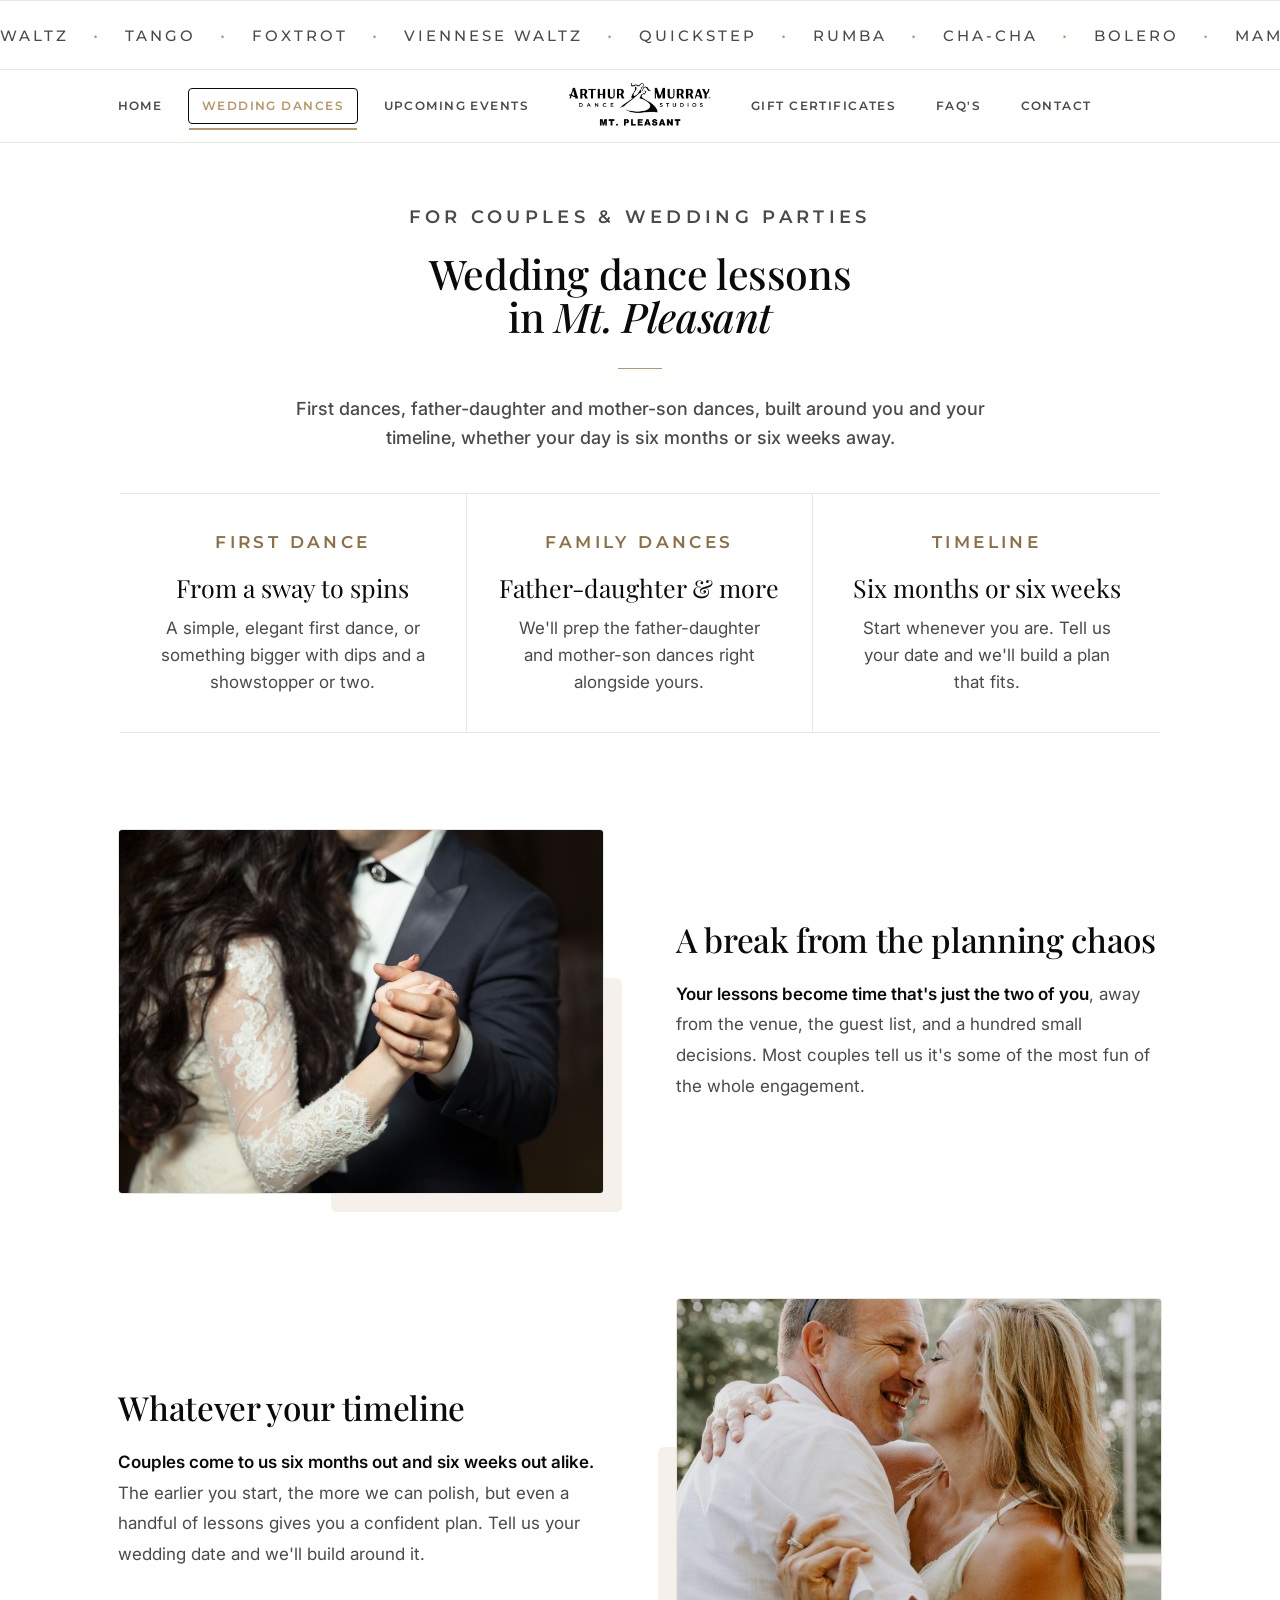
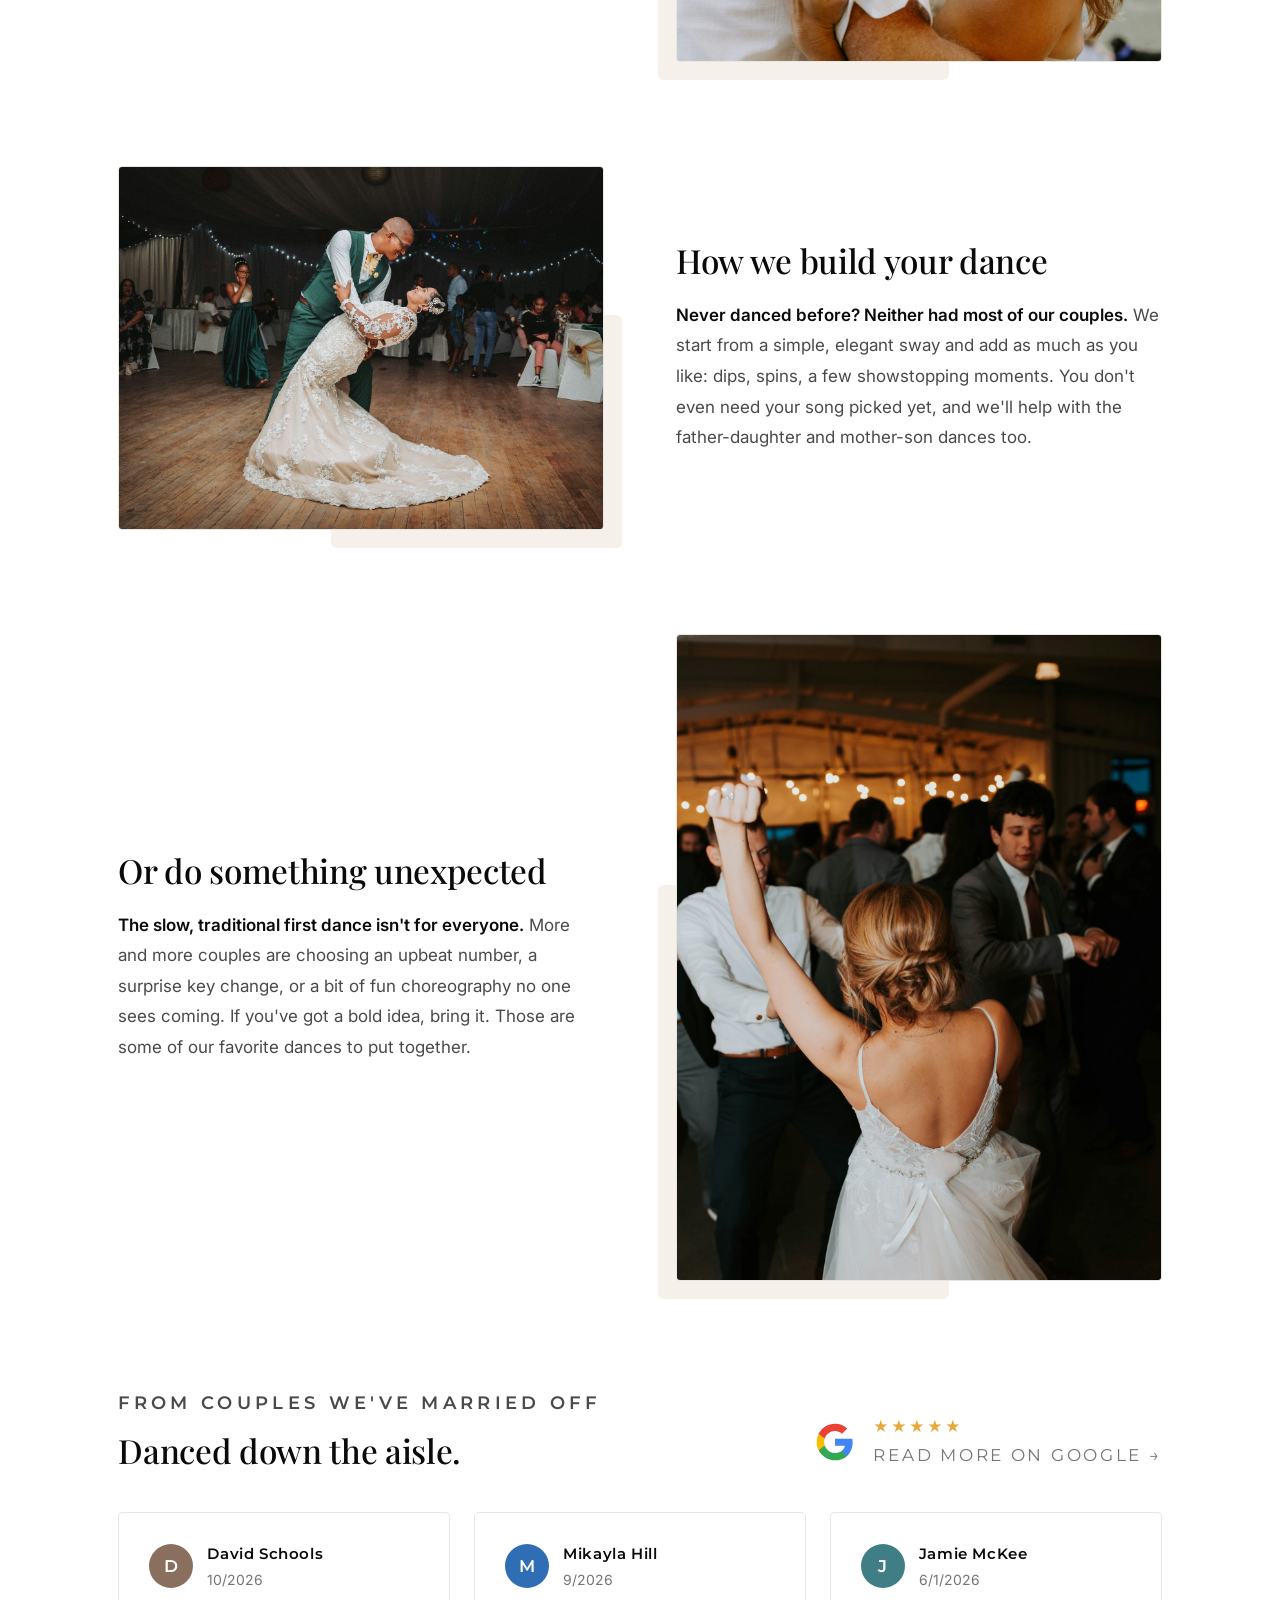
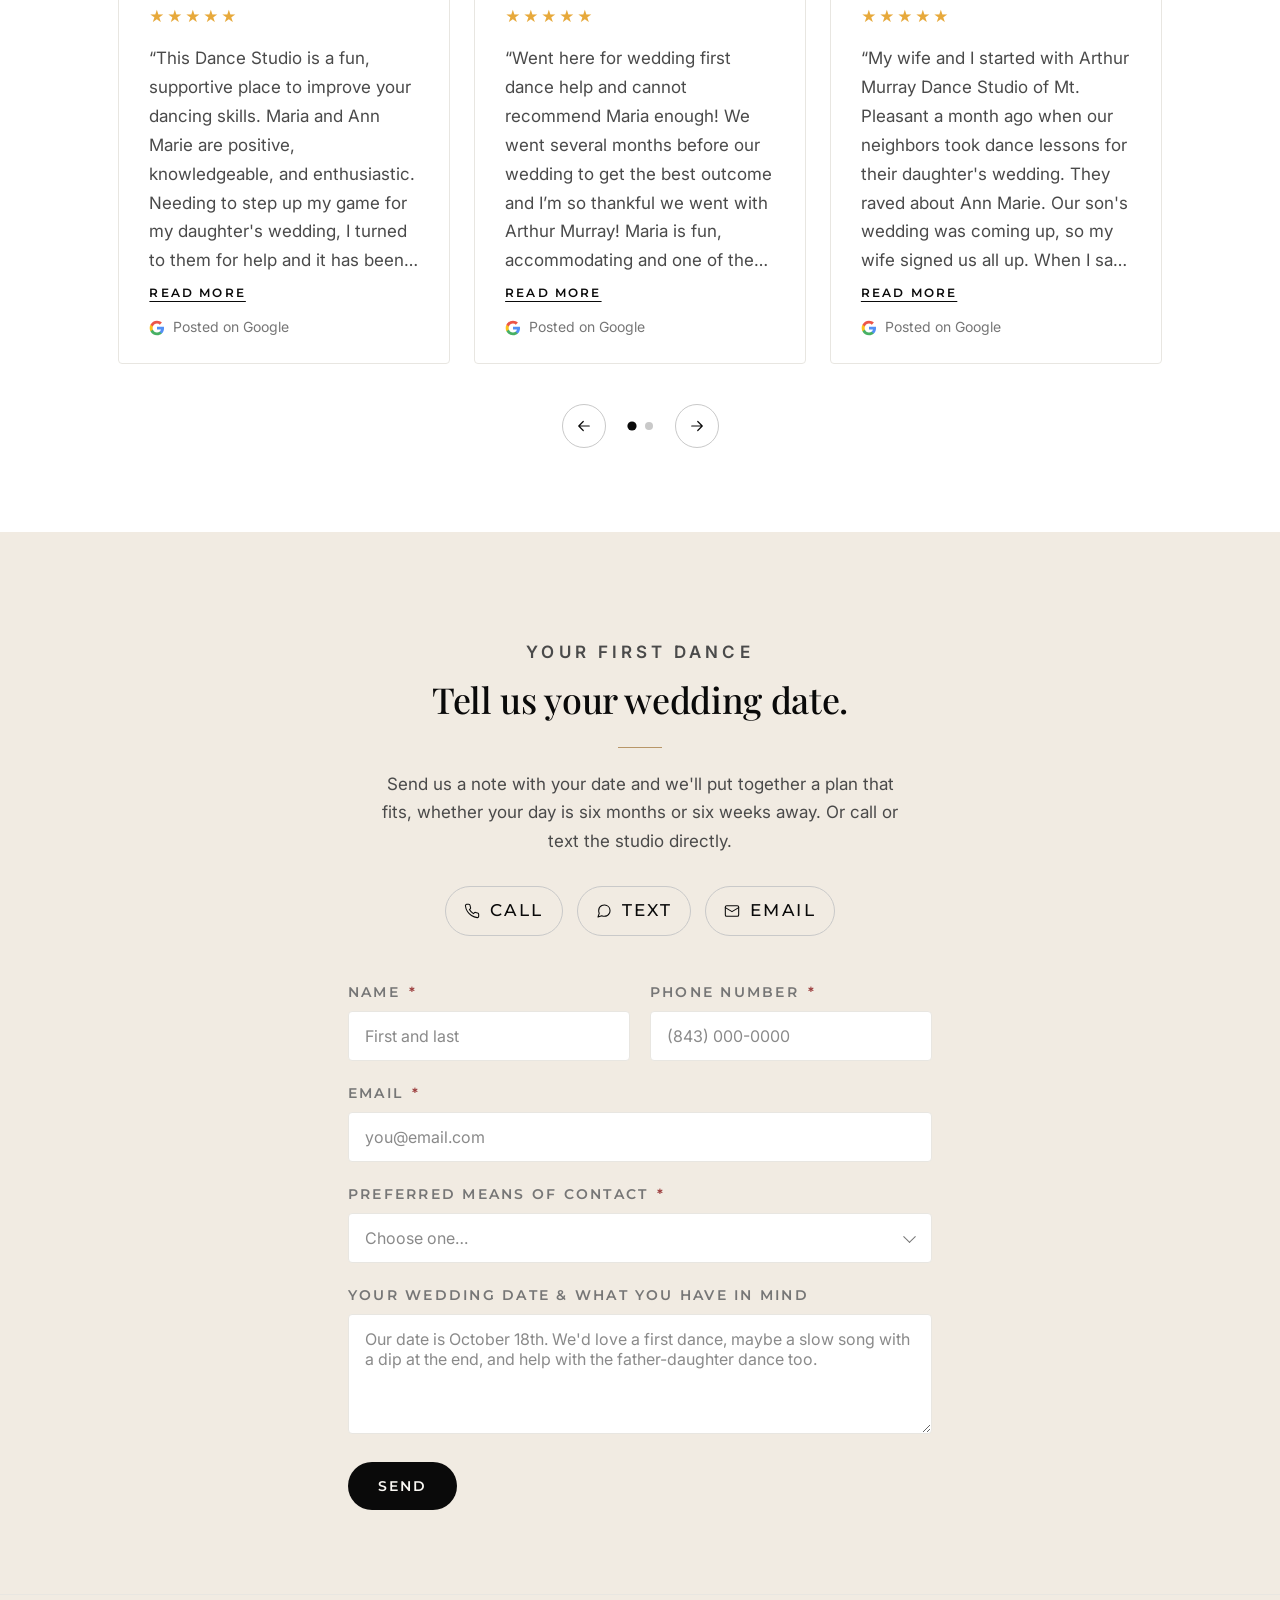
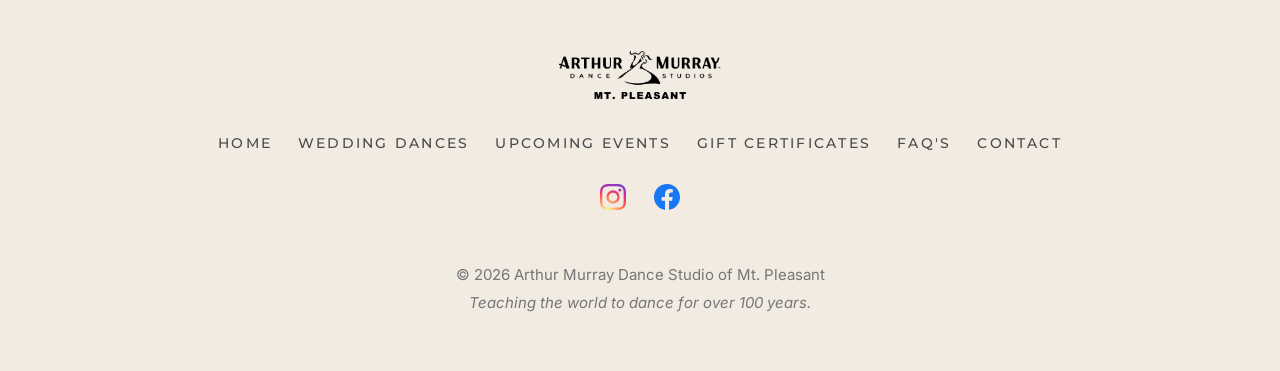
<file: Wedding Dances.html>
<!doctype html>
<html lang="en" data-type="serif" data-accent="brass">
<head>
  <meta charset="utf-8" />
  <meta name="viewport" content="width=device-width, initial-scale=1" />

  <!-- Google tag (gtag.js) — Google Ads -->
  <script async src="https://www.googletagmanager.com/gtag/js?id=AW-17691580121"></script>
  <script>
    window.dataLayer = window.dataLayer || [];
    function gtag(){ dataLayer.push(arguments); }
    gtag('js', new Date());
    gtag('config', 'AW-17691580121');
  </script>
  <title>Wedding Dance Lessons in Mt. Pleasant | Arthur Murray Dance Studio</title>
  <meta name="description" content="Wedding dance lessons in Mt. Pleasant, SC. First dances, father-daughter & mother-son dances, from a simple sway to dips and spins. Start six months or six weeks out." />

  <link rel="icon" type="image/png" sizes="512x512" href="assets/favicon-mark.png" />

  <!-- Open Graph / link preview (iMessage, Facebook, WhatsApp, LinkedIn, etc.) -->
  <meta property="og:type" content="website" />
  <meta property="og:site_name" content="Arthur Murray Dance Studio of Mt. Pleasant" />
  <meta property="og:title" content="Wedding Dance Lessons in Mt. Pleasant | Arthur Murray" />
  <meta property="og:description" content="Wedding dance lessons in Mt. Pleasant, SC. First dances, father-daughter &amp; mother-son dances, from a simple sway to dips and spins. Start six months or six weeks out." />
  <meta property="og:url" content="https://www.arthurmurraymtpleasant.com/Wedding%20Dances.html" />
  <link rel="canonical" href="https://www.arthurmurraymtpleasant.com/Wedding%20Dances.html" />
  <meta property="og:image" content="https://www.arthurmurraymtpleasant.com/assets/og-image.jpg" />
  <meta property="og:image:width" content="1200" />
  <meta property="og:image:height" content="630" />
  <meta property="og:image:alt" content="Arthur Murray Dance Studios, Mt. Pleasant — Learn to dance." />
  <meta name="twitter:card" content="summary_large_image" />
  <meta name="twitter:title" content="Wedding Dance Lessons in Mt. Pleasant | Arthur Murray" />
  <meta name="twitter:description" content="First dances and family dances, from a simple sway to dips and spins." />
  <meta name="twitter:image" content="https://www.arthurmurraymtpleasant.com/assets/og-image.jpg" />
  <link rel="stylesheet" href="assets/colors_and_type.css" />
  <link rel="stylesheet" href="assets/site.css" />
</head>
<body data-page="wedding">
<div class="marquee" aria-hidden="true"><div class="marquee__track"><span class="marquee__item">Waltz<span class="marquee__dot">·</span></span><span class="marquee__item">Tango<span class="marquee__dot">·</span></span><span class="marquee__item">Foxtrot<span class="marquee__dot">·</span></span><span class="marquee__item">Viennese Waltz<span class="marquee__dot">·</span></span><span class="marquee__item">Quickstep<span class="marquee__dot">·</span></span><span class="marquee__item">Rumba<span class="marquee__dot">·</span></span><span class="marquee__item">Cha-Cha<span class="marquee__dot">·</span></span><span class="marquee__item">Bolero<span class="marquee__dot">·</span></span><span class="marquee__item">Mambo<span class="marquee__dot">·</span></span><span class="marquee__item">Salsa<span class="marquee__dot">·</span></span><span class="marquee__item">Merengue<span class="marquee__dot">·</span></span><span class="marquee__item">Bachata<span class="marquee__dot">·</span></span><span class="marquee__item">Samba<span class="marquee__dot">·</span></span><span class="marquee__item">East Coast Swing<span class="marquee__dot">·</span></span><span class="marquee__item">West Coast Swing<span class="marquee__dot">·</span></span><span class="marquee__item">Jive<span class="marquee__dot">·</span></span><span class="marquee__item">Hustle<span class="marquee__dot">·</span></span><span class="marquee__item">Carolina Shag<span class="marquee__dot">·</span></span><span class="marquee__item">Country Two-Step<span class="marquee__dot">·</span></span><span class="marquee__item">Nightclub Two-Step<span class="marquee__dot">·</span></span><span class="marquee__item">Argentine Tango<span class="marquee__dot">·</span></span><span class="marquee__item">Paso Doble<span class="marquee__dot">·</span></span><span class="marquee__item">Lindy Hop<span class="marquee__dot">·</span></span><span class="marquee__item">Wedding First Dance<span class="marquee__dot">·</span></span><span class="marquee__item">Waltz<span class="marquee__dot">·</span></span><span class="marquee__item">Tango<span class="marquee__dot">·</span></span><span class="marquee__item">Foxtrot<span class="marquee__dot">·</span></span><span class="marquee__item">Viennese Waltz<span class="marquee__dot">·</span></span><span class="marquee__item">Quickstep<span class="marquee__dot">·</span></span><span class="marquee__item">Rumba<span class="marquee__dot">·</span></span><span class="marquee__item">Cha-Cha<span class="marquee__dot">·</span></span><span class="marquee__item">Bolero<span class="marquee__dot">·</span></span><span class="marquee__item">Mambo<span class="marquee__dot">·</span></span><span class="marquee__item">Salsa<span class="marquee__dot">·</span></span><span class="marquee__item">Merengue<span class="marquee__dot">·</span></span><span class="marquee__item">Bachata<span class="marquee__dot">·</span></span><span class="marquee__item">Samba<span class="marquee__dot">·</span></span><span class="marquee__item">East Coast Swing<span class="marquee__dot">·</span></span><span class="marquee__item">West Coast Swing<span class="marquee__dot">·</span></span><span class="marquee__item">Jive<span class="marquee__dot">·</span></span><span class="marquee__item">Hustle<span class="marquee__dot">·</span></span><span class="marquee__item">Carolina Shag<span class="marquee__dot">·</span></span><span class="marquee__item">Country Two-Step<span class="marquee__dot">·</span></span><span class="marquee__item">Nightclub Two-Step<span class="marquee__dot">·</span></span><span class="marquee__item">Argentine Tango<span class="marquee__dot">·</span></span><span class="marquee__item">Paso Doble<span class="marquee__dot">·</span></span><span class="marquee__item">Lindy Hop<span class="marquee__dot">·</span></span><span class="marquee__item">Wedding First Dance<span class="marquee__dot">·</span></span></div></div><nav class="nav"><div class="nav__inner"><div class="nav__links nav__links--left"><a class="nav__link" href="index.html">Home</a><a class="nav__link is-active" href="Wedding Dances.html" aria-current="page">Wedding Dances</a><a class="nav__link" href="Upcoming Events.html">Upcoming Events</a></div><a class="nav__logo" href="index.html" aria-label="Arthur Murray Dance Studio of Mt. Pleasant home"><img src="assets/logo-lockup.png" alt="Arthur Murray Dance Studios, Mt. Pleasant"/></a><div class="nav__links nav__links--right"><a class="nav__link" href="Gift Certificates.html">Gift Certificates</a><a class="nav__link" href="FAQ.html">FAQ&#x27;s</a><a class="nav__link" href="index.html#start">Contact</a></div><button class="nav__menu-btn" aria-label="Open menu" aria-expanded="false"><span class="nav__menu-label">Menu</span><span class="nav__menu-rule" aria-hidden="true"></span></button></div></nav><section class="pagehead"><div class="wrap wrap--narrow"><p class="eyebrow">For couples &amp; wedding parties</p><h1 class="display">Wedding dance lessons in <em>Mt. Pleasant</em></h1><hr class="rule-short"/><p class="pagehead__lede">First dances, father-daughter and mother-son dances, built around you and your timeline, whether your day is six months or six weeks away.</p></div></section><section class="section" style="padding-top:0;padding-bottom:96px"><div class="wrap"><div class="quickfacts"><div class="qfact"><div class="qfact__label">First dance</div><div class="qfact__title">From a sway to spins</div><p class="qfact__text">A simple, elegant first dance, or something bigger with dips and a showstopper or two.</p></div><div class="qfact"><div class="qfact__label">Family dances</div><div class="qfact__title">Father-daughter &amp; more</div><p class="qfact__text">We&#x27;ll prep the father-daughter and mother-son dances right alongside yours.</p></div><div class="qfact"><div class="qfact__label">Timeline</div><div class="qfact__title">Six months or six weeks</div><p class="qfact__text">Start whenever you are. Tell us your date and we&#x27;ll build a plan that fits.</p></div></div></div></section><section class="section" style="padding-top:0"><div class="wrap"><div class="prows"><div class="prow"><div class="prow__media"><div class="prow__frame"><img class="prow__photo" src="assets/photos/wed-firstdance.jpg" alt="A break from the planning chaos" loading="lazy"/></div></div><div class="prow__text"><h2 class="display">A break from the planning chaos</h2><p><span class="lead-in">Your lessons become time that&#x27;s just the two of you</span>, away from the venue, the guest list, and a hundred small decisions. Most couples tell us it&#x27;s some of the most fun of the whole engagement.</p></div></div><div class="prow prow--flip"><div class="prow__media"><div class="prow__frame"><img class="prow__photo" src="assets/photos/wed-timeline.jpg" alt="Whatever your timeline" loading="lazy"/></div></div><div class="prow__text"><h2 class="display">Whatever your timeline</h2><p><span class="lead-in">Couples come to us six months out and six weeks out alike.</span> The earlier you start, the more we can polish, but even a handful of lessons gives you a confident plan. Tell us your wedding date and we&#x27;ll build around it.</p></div></div><div class="prow"><div class="prow__media"><div class="prow__frame"><img class="prow__photo" src="assets/photos/wed-build.jpg" alt="How we build your dance" loading="lazy"/></div></div><div class="prow__text"><h2 class="display">How we build your dance</h2><p><span class="lead-in">Never danced before? Neither had most of our couples.</span> We start from a simple, elegant sway and add as much as you like: dips, spins, a few showstopping moments. You don&#x27;t even need your song picked yet, and we&#x27;ll help with the father-daughter and mother-son dances too.</p></div></div><div class="prow prow--flip"><div class="prow__media"><div class="prow__frame prow__frame--portrait"><img class="prow__photo" src="assets/photos/wed-unexpected.jpg" alt="Or do something unexpected" loading="lazy"/></div></div><div class="prow__text"><h2 class="display">Or do something unexpected</h2><p><span class="lead-in">The slow, traditional first dance isn&#x27;t for everyone.</span> More and more couples are choosing an upbeat number, a surprise key change, or a bit of fun choreography no one sees coming. If you&#x27;ve got a bold idea, bring it. Those are some of our favorite dances to put together.</p></div></div></div></div></section><section class="section reviews" style="padding-top:0"><div class="wrap"><div class="reviews__head"><div class="reviews__title"><p class="eyebrow">From couples we&#x27;ve married off</p><h2 class="display" style="margin-top:14px">Danced down the aisle.</h2></div><div class="gbadge"><svg viewBox="0 0 48 48" class="gbadge__logo"><path fill="#4285F4" d="M45.12 24.5c0-1.56-.14-3.06-.4-4.5H24v8.51h11.84c-.51 2.75-2.06 5.08-4.39 6.64v5.52h7.11c4.16-3.83 6.56-9.47 6.56-16.17z"></path><path fill="#34A853" d="M24 46c5.94 0 10.92-1.97 14.56-5.33l-7.11-5.52c-1.97 1.32-4.49 2.1-7.45 2.1-5.73 0-10.58-3.87-12.31-9.07H4.34v5.7C7.96 41.07 15.4 46 24 46z"></path><path fill="#FBBC05" d="M11.69 28.18c-.44-1.32-.69-2.73-.69-4.18s.25-2.86.69-4.18v-5.7H4.34A21.99 21.99 0 0 0 2 24c0 3.55.85 6.91 2.34 9.88l7.35-5.7z"></path><path fill="#EA4335" d="M24 10.75c3.23 0 6.13 1.11 8.41 3.29l6.31-6.31C34.91 4.18 29.93 2 24 2 15.4 2 7.96 6.93 4.34 14.12l7.35 5.7c1.73-5.2 6.58-9.07 12.31-9.07z"></path></svg><div class="gbadge__meta"><div class="gbadge__stars rcard__stars"><span>★★★★★</span></div><a class="gbadge__count" href="https://share.google/LR0pyaYVrIhL8RW0n" target="_blank" rel="noopener">Read more on Google →</a></div></div></div><div class="reviews__viewport"><div class="reviews__track"><article class="rcard"><div class="rcard__top"><div class="rcard__avatar" style="background:#8A6E5E">D</div><div class="rcard__who"><div class="rcard__name">David Schools</div><div class="rcard__date">10/2026</div></div></div><div class="rcard__stars"><span>★★★★★</span></div><p class="rcard__body">“This Dance Studio is a fun, supportive place to improve your dancing skills. Maria and Ann Marie are positive, knowledgeable, and enthusiastic. Needing to step up my game for my daughter's wedding, I turned to them for help and it has been a wonderful experience and I've learned a lot. I highly recommend Arthur Murray Dance Studio of Mt Pleasant to learn to dance and enjoy it!”</p><div class="rcard__src"><svg viewBox="0 0 48 48" class="rcard__g"><path fill="#4285F4" d="M45.12 24.5c0-1.56-.14-3.06-.4-4.5H24v8.51h11.84c-.51 2.75-2.06 5.08-4.39 6.64v5.52h7.11c4.16-3.83 6.56-9.47 6.56-16.17z"></path><path fill="#34A853" d="M24 46c5.94 0 10.92-1.97 14.56-5.33l-7.11-5.52c-1.97 1.32-4.49 2.1-7.45 2.1-5.73 0-10.58-3.87-12.31-9.07H4.34v5.7C7.96 41.07 15.4 46 24 46z"></path><path fill="#FBBC05" d="M11.69 28.18c-.44-1.32-.69-2.73-.69-4.18s.25-2.86.69-4.18v-5.7H4.34A21.99 21.99 0 0 0 2 24c0 3.55.85 6.91 2.34 9.88l7.35-5.7z"></path><path fill="#EA4335" d="M24 10.75c3.23 0 6.13 1.11 8.41 3.29l6.31-6.31C34.91 4.18 29.93 2 24 2 15.4 2 7.96 6.93 4.34 14.12l7.35 5.7c1.73-5.2 6.58-9.07 12.31-9.07z"></path></svg> Posted on Google</div></article><article class="rcard"><div class="rcard__top"><div class="rcard__avatar" style="background:#2F6DB5">M</div><div class="rcard__who"><div class="rcard__name">Mikayla Hill</div><div class="rcard__date">9/2026</div></div></div><div class="rcard__stars"><span>★★★★★</span></div><p class="rcard__body">“Went here for wedding first dance help and cannot recommend Maria enough! We went several months before our wedding to get the best outcome and I’m so thankful we went with Arthur Murray! Maria is fun, accommodating and one of the most personable people we’ve ever met. She checked in before every class and always took our input and experience seriously. My fiancee and I couldn’t be happier with our experience and we are so excited to have our first dance next week! She helped make the process as smooth as possible and always ensured we felt confident after every class. 🩷🩷🩷”</p><div class="rcard__src"><svg viewBox="0 0 48 48" class="rcard__g"><path fill="#4285F4" d="M45.12 24.5c0-1.56-.14-3.06-.4-4.5H24v8.51h11.84c-.51 2.75-2.06 5.08-4.39 6.64v5.52h7.11c4.16-3.83 6.56-9.47 6.56-16.17z"></path><path fill="#34A853" d="M24 46c5.94 0 10.92-1.97 14.56-5.33l-7.11-5.52c-1.97 1.32-4.49 2.1-7.45 2.1-5.73 0-10.58-3.87-12.31-9.07H4.34v5.7C7.96 41.07 15.4 46 24 46z"></path><path fill="#FBBC05" d="M11.69 28.18c-.44-1.32-.69-2.73-.69-4.18s.25-2.86.69-4.18v-5.7H4.34A21.99 21.99 0 0 0 2 24c0 3.55.85 6.91 2.34 9.88l7.35-5.7z"></path><path fill="#EA4335" d="M24 10.75c3.23 0 6.13 1.11 8.41 3.29l6.31-6.31C34.91 4.18 29.93 2 24 2 15.4 2 7.96 6.93 4.34 14.12l7.35 5.7c1.73-5.2 6.58-9.07 12.31-9.07z"></path></svg> Posted on Google</div></article><article class="rcard"><div class="rcard__top"><div class="rcard__avatar" style="background:#3F7E84">J</div><div class="rcard__who"><div class="rcard__name">Jamie McKee</div><div class="rcard__date">6/1/2026</div></div></div><div class="rcard__stars"><span>★★★★★</span></div><p class="rcard__body">“My wife and I started with Arthur Murray Dance Studio of Mt. Pleasant a month ago when our neighbors took dance lessons for their daughter's wedding. They raved about Ann Marie. Our son's wedding was coming up, so my wife signed us all up. When I say us, I mean all of us. She took lessons with our son, so they'd be comfortable for the mother/groom dance. And, she signed us up as a couple because it looked and sounded fun. We've only been taking lessons for a month now, and we're hooked. Ann Marie, Maria, and Charles have made each lesson fun. They're kind and helpful when we make mistakes, and so we can laugh at ourselves while learning. They're so observant: a small change they suggest can make such a difference and a stumbling dance move turns effortless. We love the private lessons both to get started, and to work on the dance types we like. We've also come to enjoy participating in the free group lessons twice a week that came along with the private lessons. We get to practice what we learned in our private lessons, but we also learn a new dance. It's practice, but also helping us learn the fun of dances we've heard about but don't know. And, we get to meet others who are having fun learning to dance. Some have been taking lessons for years. Others, like us, are beginners. The common theme is lots and lots of smiles. Thank you Ann Marie, Marie and Charles for giving us something inspiring to look forward to every week.”</p><div class="rcard__src"><svg viewBox="0 0 48 48" class="rcard__g"><path fill="#4285F4" d="M45.12 24.5c0-1.56-.14-3.06-.4-4.5H24v8.51h11.84c-.51 2.75-2.06 5.08-4.39 6.64v5.52h7.11c4.16-3.83 6.56-9.47 6.56-16.17z"></path><path fill="#34A853" d="M24 46c5.94 0 10.92-1.97 14.56-5.33l-7.11-5.52c-1.97 1.32-4.49 2.1-7.45 2.1-5.73 0-10.58-3.87-12.31-9.07H4.34v5.7C7.96 41.07 15.4 46 24 46z"></path><path fill="#FBBC05" d="M11.69 28.18c-.44-1.32-.69-2.73-.69-4.18s.25-2.86.69-4.18v-5.7H4.34A21.99 21.99 0 0 0 2 24c0 3.55.85 6.91 2.34 9.88l7.35-5.7z"></path><path fill="#EA4335" d="M24 10.75c3.23 0 6.13 1.11 8.41 3.29l6.31-6.31C34.91 4.18 29.93 2 24 2 15.4 2 7.96 6.93 4.34 14.12l7.35 5.7c1.73-5.2 6.58-9.07 12.31-9.07z"></path></svg> Posted on Google</div></article><article class="rcard"><div class="rcard__top"><div class="rcard__avatar" style="background:#6E4593">A</div><div class="rcard__who"><div class="rcard__name">Anthony Facca</div><div class="rcard__date">5/11/2026</div></div></div><div class="rcard__stars"><span>★★★★★</span></div><p class="rcard__body">“My wife and I took lessons here before our wedding. We started with zero experience, but the instructors made it fun and easy to learn. They broke each step down into small simple steps that we could put together into one big dance. They helped us feel comfortable and confident so we could enjoy our first dance. We highly recommend for anybody getting married and wanting to learn a few moves for their big day!”</p><div class="rcard__src"><svg viewBox="0 0 48 48" class="rcard__g"><path fill="#4285F4" d="M45.12 24.5c0-1.56-.14-3.06-.4-4.5H24v8.51h11.84c-.51 2.75-2.06 5.08-4.39 6.64v5.52h7.11c4.16-3.83 6.56-9.47 6.56-16.17z"></path><path fill="#34A853" d="M24 46c5.94 0 10.92-1.97 14.56-5.33l-7.11-5.52c-1.97 1.32-4.49 2.1-7.45 2.1-5.73 0-10.58-3.87-12.31-9.07H4.34v5.7C7.96 41.07 15.4 46 24 46z"></path><path fill="#FBBC05" d="M11.69 28.18c-.44-1.32-.69-2.73-.69-4.18s.25-2.86.69-4.18v-5.7H4.34A21.99 21.99 0 0 0 2 24c0 3.55.85 6.91 2.34 9.88l7.35-5.7z"></path><path fill="#EA4335" d="M24 10.75c3.23 0 6.13 1.11 8.41 3.29l6.31-6.31C34.91 4.18 29.93 2 24 2 15.4 2 7.96 6.93 4.34 14.12l7.35 5.7c1.73-5.2 6.58-9.07 12.31-9.07z"></path></svg> Posted on Google</div></article><article class="rcard"><div class="rcard__top"><div class="rcard__avatar" style="background:#3E6B3C">J</div><div class="rcard__who"><div class="rcard__name">Justin Hovick</div><div class="rcard__date">3/9/2026</div></div></div><div class="rcard__stars"><span>★★★★★</span></div><p class="rcard__body">“Highly recommend to everyone interested in learning some dance. We did lessons for our first dance for our wedding and they were exceptional, patient, and will help design it based on your vision.”</p><div class="rcard__src"><svg viewBox="0 0 48 48" class="rcard__g"><path fill="#4285F4" d="M45.12 24.5c0-1.56-.14-3.06-.4-4.5H24v8.51h11.84c-.51 2.75-2.06 5.08-4.39 6.64v5.52h7.11c4.16-3.83 6.56-9.47 6.56-16.17z"></path><path fill="#34A853" d="M24 46c5.94 0 10.92-1.97 14.56-5.33l-7.11-5.52c-1.97 1.32-4.49 2.1-7.45 2.1-5.73 0-10.58-3.87-12.31-9.07H4.34v5.7C7.96 41.07 15.4 46 24 46z"></path><path fill="#FBBC05" d="M11.69 28.18c-.44-1.32-.69-2.73-.69-4.18s.25-2.86.69-4.18v-5.7H4.34A21.99 21.99 0 0 0 2 24c0 3.55.85 6.91 2.34 9.88l7.35-5.7z"></path><path fill="#EA4335" d="M24 10.75c3.23 0 6.13 1.11 8.41 3.29l6.31-6.31C34.91 4.18 29.93 2 24 2 15.4 2 7.96 6.93 4.34 14.12l7.35 5.7c1.73-5.2 6.58-9.07 12.31-9.07z"></path></svg> Posted on Google</div></article></div></div><div class="reviews__nav"><button class="reviews__arrow" aria-label="Previous reviews"><svg viewBox="0 0 24 24" fill="none" stroke="currentColor" stroke-width="1.6" stroke-linecap="round" stroke-linejoin="round" style="width:18px;height:18px;transform:rotate(180deg)"><path d="M5 12h14M13 6l6 6-6 6"></path></svg></button><div class="reviews__dots"></div><button class="reviews__arrow" aria-label="Next reviews"><svg viewBox="0 0 24 24" fill="none" stroke="currentColor" stroke-width="1.6" stroke-linecap="round" stroke-linejoin="round" style="width:18px;height:18px"><path d="M5 12h14M13 6l6 6-6 6"></path></svg></button></div></div></section><section class="section lead" id="start"><div class="wrap"><div class="lead__grid"><div class="lead__intro"><p class="eyebrow">Your first dance</p><h2 class="display" style="margin-top:14px">Tell us your wedding date.</h2><hr class="rule-short"/><p>Send us a note with your date and we&#x27;ll put together a plan that fits, whether your day is six months or six weeks away. Or call or text the studio directly.</p><div class="lead__contacts"><a class="chip" href="tel:+18432127059"><svg viewBox="0 0 24 24" fill="none" stroke="currentColor" stroke-width="1.6" stroke-linecap="round" stroke-linejoin="round"><path d="M22 16.92v3a2 2 0 0 1-2.18 2 19.79 19.79 0 0 1-8.63-3.07 19.5 19.5 0 0 1-6-6 19.79 19.79 0 0 1-3.07-8.67A2 2 0 0 1 4.11 2h3a2 2 0 0 1 2 1.72c.13.96.36 1.9.7 2.81a2 2 0 0 1-.45 2.11L8.09 9.91a16 16 0 0 0 6 6l1.27-1.27a2 2 0 0 1 2.11-.45c.91.34 1.85.57 2.81.7A2 2 0 0 1 22 16.92z"></path></svg> Call</a><a class="chip" href="sms:+18432127059"><svg viewBox="0 0 24 24" fill="none" stroke="currentColor" stroke-width="1.6" stroke-linecap="round" stroke-linejoin="round"><path d="M21 11.5a8.38 8.38 0 0 1-.9 3.8 8.5 8.5 0 0 1-7.6 4.7 8.38 8.38 0 0 1-3.8-.9L3 21l1.9-5.7a8.38 8.38 0 0 1-.9-3.8 8.5 8.5 0 0 1 4.7-7.6 8.38 8.38 0 0 1 3.8-.9h.5a8.48 8.48 0 0 1 8 8v.5z"></path></svg> Text</a><a class="chip" href="mailto:team@arthurmurraymtpleasant.com"><svg viewBox="0 0 24 24" fill="none" stroke="currentColor" stroke-width="1.6" stroke-linecap="round" stroke-linejoin="round"><rect x="2" y="4" width="20" height="16" rx="2"></rect><path d="m22 7-10 6L2 7"></path></svg> Email</a></div></div><form class="form" novalidate=""><input type="hidden" name="_subject" value="Wedding dance enquiry from arthurmurraymtpleasant.com"/><input type="hidden" name="source" value="Wedding Dances page"/><div class="field--row"><div class="field"><label for="cf-name">Name <span class="req">*</span></label><input id="cf-name" name="name" type="text" required="" placeholder="First and last" autoComplete="name"/></div><div class="field"><label for="cf-phone">Phone Number <span class="req">*</span></label><input id="cf-phone" name="phone" type="tel" required="" placeholder="(843) 000-0000" autoComplete="tel"/></div></div><div class="field"><label for="cf-email">Email <span class="req">*</span></label><input id="cf-email" name="email" type="email" required="" placeholder="you@email.com" autoComplete="email"/></div><div class="field"><label for="cf-contact">Preferred means of contact <span class="req">*</span></label><div class="field__select"><select id="cf-contact" name="preferred_contact" required=""><option value="" disabled="" selected="">Choose one…</option><option value="Email">Email</option><option value="Phone call">Phone call</option><option value="Text message">Text message</option></select></div></div><div class="field"><label for="cf-msg">Your wedding date &amp; what you have in mind</label><textarea id="cf-msg" name="message" placeholder="Our date is October 18th. We&#x27;d love a first dance, maybe a slow song with a dip at the end, and help with the father-daughter dance too."></textarea></div><div class="form__foot"><button class="btn btn--primary form__btn" type="submit">Send</button></div></form></div></div></section><footer class="footer"><div class="footer__inner"><a href="index.html" aria-label="Home"><img class="footer__logo" src="assets/logo-lockup.png" alt="Arthur Murray Dance Studios, Mt. Pleasant"/></a><nav class="footer__nav"><a href="index.html">Home</a><a href="Wedding Dances.html">Wedding Dances</a><a href="Upcoming Events.html">Upcoming Events</a><a href="Gift Certificates.html">Gift Certificates</a><a href="FAQ.html">FAQ&#x27;s</a><a href="index.html#start">Contact</a></nav><div class="footer__social"><a href="https://instagram.com/arthurmurraymtpleasant" target="_blank" rel="noopener" aria-label="Instagram"><svg viewBox="0 0 24 24"><defs><radialGradient id="igGrad" cx="30%" cy="107%" r="150%"><stop offset="0" stop-color="#FDF497"></stop><stop offset="0.05" stop-color="#FDF497"></stop><stop offset="0.45" stop-color="#FD5949"></stop><stop offset="0.6" stop-color="#D6249F"></stop><stop offset="0.9" stop-color="#285AEB"></stop></radialGradient></defs><g fill="url(#igGrad)"><path d="M12 2.16c3.2 0 3.58.01 4.85.07 1.17.05 1.8.25 2.23.41.56.22.96.48 1.38.9.42.42.68.82.9 1.38.16.42.36 1.06.41 2.23.06 1.27.07 1.65.07 4.85s-.01 3.58-.07 4.85c-.05 1.17-.25 1.8-.41 2.23-.22.56-.48.96-.9 1.38-.42.42-.82.68-1.38.9-.42.16-1.06.36-2.23.41-1.27.06-1.65.07-4.85.07s-3.58-.01-4.85-.07c-1.17-.05-1.8-.25-2.23-.41a3.72 3.72 0 0 1-1.38-.9 3.72 3.72 0 0 1-.9-1.38c-.16-.42-.36-1.06-.41-2.23C2.17 15.58 2.16 15.2 2.16 12s.01-3.58.07-4.85c.05-1.17.25-1.8.41-2.23.22-.56.48-.96.9-1.38.42-.42.82-.68 1.38-.9.42-.16 1.06-.36 2.23-.41C8.42 2.17 8.8 2.16 12 2.16M12 0C8.74 0 8.33.01 7.05.07 5.78.13 4.9.33 4.14.63c-.79.3-1.46.72-2.12 1.38A5.86 5.86 0 0 0 .63 4.14C.33 4.9.13 5.78.07 7.05.01 8.33 0 8.74 0 12s.01 3.67.07 4.95c.06 1.27.26 2.15.56 2.91.3.79.72 1.46 1.38 2.12a5.86 5.86 0 0 0 2.13 1.38c.76.3 1.64.5 2.91.56C8.33 23.99 8.74 24 12 24s3.67-.01 4.95-.07c1.27-.06 2.15-.26 2.91-.56a5.86 5.86 0 0 0 2.12-1.38 5.86 5.86 0 0 0 1.38-2.12c.3-.76.5-1.64.56-2.91.06-1.28.07-1.69.07-4.95s-.01-3.67-.07-4.95c-.06-1.27-.26-2.15-.56-2.91a5.86 5.86 0 0 0-1.38-2.13A5.86 5.86 0 0 0 19.86.63C19.1.33 18.22.13 16.95.07 15.67.01 15.26 0 12 0zm0 5.84a6.16 6.16 0 1 0 0 12.32 6.16 6.16 0 0 0 0-12.32zM12 16a4 4 0 1 1 0-8 4 4 0 0 1 0 8zm6.41-11.85a1.44 1.44 0 1 0 0 2.88 1.44 1.44 0 0 0 0-2.88z"></path></g></svg></a><a href="https://facebook.com/arthurmurraymtpleasant" target="_blank" rel="noopener" aria-label="Facebook"><svg viewBox="0 0 24 24" fill="#1877F2"><path d="M24 12.07C24 5.41 18.63 0 12 0S0 5.4 0 12.07C0 18.1 4.39 23.1 10.13 24v-8.44H7.08v-3.49h3.04V9.41c0-3.02 1.8-4.7 4.54-4.7 1.31 0 2.68.24 2.68.24v2.97h-1.5c-1.5 0-1.96.93-1.96 1.89v2.26h3.32l-.53 3.5h-2.8V24C19.62 23.1 24 18.1 24 12.07z"></path></svg></a></div><div class="footer__bottom"><div>© 2026 Arthur Murray Dance Studio of Mt. Pleasant</div><div><em>Teaching the world to dance for over 100 years.</em></div></div></div></footer>
<script src="assets/site.js"></script>
</body>
</html>
</file>
<file: assets/colors_and_type.css>
/* =========================================================================
   Arthur Murray Mt. Pleasant — Colors & Type
   A calm, modern, editorial system. Mostly black, white, and warm neutrals.
   ========================================================================= */

/* ---- Web fonts (Google Fonts substitutes; flagged in README) -------------
   Display serif:   Playfair Display  (substitute for the high-contrast didone
                                       used in "MAY 2026")
   Body sans:       Montserrat        (substitute for the wide-tracked
                                       geometric all-caps sans in headers)
   Body text:       Inter             (clean, neutral; matches body copy in
                                       the calendar artwork)
*/
@import url('https://fonts.googleapis.com/css2?family=Playfair+Display:ital,wght@0,400;0,500;0,600;0,700;1,400&family=Montserrat:wght@300;400;500;600;700&family=Inter:wght@300;400;500;600&display=swap');

:root {
  /* ---------- Brand color tokens --------------------------------------- */

  /* Core neutrals. The brand lives almost entirely in this column. */
  --am-ink:        #0A0A0A;   /* near-black — logo, headlines, rule lines */
  --am-ink-soft:  #2A2A2A;   /* secondary text */
  --am-graphite:  #5A5A5A;   /* tertiary text, captions, day labels */
  --am-stone:     #8A8A8A;   /* hints, disabled, low-emphasis dividers */
  --am-mist:      #C9C9C9;   /* hairlines, borders */
  --am-fog:       #E6E6E6;   /* card borders, subtle dividers */
  --am-linen:     #F4F2EE;   /* warm off-white surface (the studio walls) */
  --am-paper:     #FAF8F4;   /* page background — warm cream */
  --am-bone:      #F8F5EF;   /* alt surface, soft warm */
  --am-white:     #FFFFFF;

  /* Accent — used sparingly. Inspired by the warm wood + brass of the
     studio interior. Most surfaces should NOT use accent color. */
  --am-brass:     #B89668;   /* warm metallic — accents, hovers */
  --am-brass-deep:#8E6F47;   /* pressed / hover */
  --am-bordeaux:  #6B2C2C;   /* deep red — used very rarely (formal events) */

  /* Semantic state colors — kept muted to fit the calm palette */
  --am-success:   #4F7A5A;
  --am-warning:   #B5853A;
  --am-error:     #9C3E3E;
  --am-info:      #4A6B82;

  /* ---------- Semantic surfaces & foreground --------------------------- */
  --bg-page:        var(--am-paper);
  --bg-surface:     var(--am-white);
  --bg-surface-alt: var(--am-linen);
  --bg-inverse:     var(--am-ink);

  --fg-primary:     var(--am-ink);
  --fg-secondary:   var(--am-ink-soft);
  --fg-tertiary:    var(--am-graphite);
  --fg-muted:       var(--am-stone);
  --fg-on-inverse:  var(--am-paper);

  --border-hairline:#EAE7E0;   /* the most common border in the brand */
  --border-subtle:  var(--am-fog);
  --border-strong:  var(--am-ink);

  /* ---------- Type families -------------------------------------------- */
  --font-display: 'Playfair Display', 'Didot', 'Bodoni 72', Georgia, serif;
  --font-sans:    'Montserrat', 'Helvetica Neue', Arial, sans-serif;
  --font-body:    'Inter', 'Helvetica Neue', Arial, sans-serif;

  /* ---------- Type scale ----------------------------------------------- */
  --fs-display-xl: 96px;   /* hero "MAY" treatment */
  --fs-display-l:  64px;
  --fs-display-m:  44px;
  --fs-display-s:  32px;

  --fs-eyebrow:    16px;   /* spaced caps over content */
  --fs-h1:         28px;
  --fs-h2:         22px;
  --fs-h3:         20px;
  --fs-body:       20px;
  --fs-small:      18px;
  --fs-micro:      16px;

  --lh-tight:   1.05;
  --lh-snug:    1.25;
  --lh-normal:  1.5;
  --lh-loose:   1.65;

  --tracking-tight:  -0.01em;
  --tracking-normal: 0;
  --tracking-wide:   0.08em;     /* default for spaced caps headers */
  --tracking-xwide:  0.18em;     /* logo-style + eyebrow caps */

  /* ---------- Spacing (4px base) --------------------------------------- */
  --space-1: 4px;
  --space-2: 8px;
  --space-3: 12px;
  --space-4: 16px;
  --space-5: 20px;
  --space-6: 24px;
  --space-8: 32px;
  --space-10: 40px;
  --space-12: 48px;
  --space-16: 64px;
  --space-20: 80px;
  --space-24: 96px;

  /* ---------- Radii (kept small — editorial, not bubbly) --------------- */
  --radius-none: 0px;
  --radius-xs:   2px;
  --radius-sm:   4px;
  --radius-md:   6px;       /* cap. Avoid larger; brand is sharp/editorial */
  --radius-pill: 999px;     /* used only for tags / chips */

  /* ---------- Elevation. Almost flat — borders do most of the work. ---- */
  --shadow-none: none;
  --shadow-xs:   0 1px 2px rgba(10,10,10,0.04);
  --shadow-sm:   0 1px 3px rgba(10,10,10,0.06), 0 1px 2px rgba(10,10,10,0.04);
  --shadow-md:   0 4px 12px rgba(10,10,10,0.06), 0 2px 4px rgba(10,10,10,0.04);
  --shadow-lg:   0 12px 32px rgba(10,10,10,0.08), 0 4px 8px rgba(10,10,10,0.04);

  /* ---------- Motion --------------------------------------------------- */
  --ease-standard: cubic-bezier(0.4, 0, 0.2, 1);
  --ease-out:      cubic-bezier(0, 0, 0.2, 1);
  --ease-in:       cubic-bezier(0.4, 0, 1, 1);
  --dur-fast:    150ms;
  --dur-base:    220ms;
  --dur-slow:    400ms;
  --dur-slower:  700ms;     /* slow fades — the brand favors composure */
}

/* =========================================================================
   Element defaults
   ========================================================================= */

html, body {
  background: var(--bg-page);
  color: var(--fg-primary);
  font-family: var(--font-body);
  font-size: var(--fs-body);
  line-height: var(--lh-normal);
  -webkit-font-smoothing: antialiased;
  -moz-osx-font-smoothing: grayscale;
}

h1, h2, h3, h4 {
  margin: 0;
  color: var(--fg-primary);
  font-weight: 400;
}

/* Display type — high-contrast serif, italic-friendly. Used for big numbers,
   month names, hero treatments. Tracked tight. */
.am-display,
h1.am-display {
  font-family: var(--font-display);
  font-weight: 400;
  font-size: var(--fs-display-l);
  line-height: var(--lh-tight);
  letter-spacing: var(--tracking-tight);
}

.am-display--xl { font-size: var(--fs-display-xl); }
.am-display--m  { font-size: var(--fs-display-m); }
.am-display--s  { font-size: var(--fs-display-s); }

/* Headline — the dominant header style on most surfaces.
   ALL CAPS, generously spaced, geometric sans. Reads "modern editorial". */
.am-headline,
h1, h2 {
  font-family: var(--font-sans);
  font-weight: 500;
  text-transform: uppercase;
  letter-spacing: var(--tracking-xwide);
  line-height: var(--lh-snug);
}
h1 { font-size: var(--fs-h1); }
h2 { font-size: var(--fs-h2); }

/* Subheads — sentence case sans, lighter weight */
h3 {
  font-family: var(--font-sans);
  font-weight: 500;
  font-size: var(--fs-h3);
  letter-spacing: var(--tracking-normal);
  line-height: var(--lh-snug);
}

/* Eyebrow — the small spaced-caps label seen above sections */
.am-eyebrow {
  font-family: var(--font-sans);
  font-size: var(--fs-eyebrow);
  font-weight: 500;
  text-transform: uppercase;
  letter-spacing: var(--tracking-xwide);
  color: var(--fg-tertiary);
}

/* Body */
p, .am-body {
  font-family: var(--font-body);
  font-size: var(--fs-body);
  line-height: var(--lh-loose);
  color: var(--fg-secondary);
  text-wrap: pretty;
  margin: 0;
}

.am-small  { font-size: var(--fs-small); }
.am-micro  { font-size: var(--fs-micro); letter-spacing: 0.04em; }

/* Calendar / metadata label — compact uppercase, used for day labels
   and class titles in the calendar artwork */
.am-meta {
  font-family: var(--font-sans);
  font-size: 13px;
  font-weight: 500;
  text-transform: uppercase;
  letter-spacing: var(--tracking-wide);
  color: var(--fg-tertiary);
  line-height: 1.4;
}

/* Hairline divider — the brand's most common separator */
.am-rule {
  border: 0;
  border-top: 1px solid var(--border-hairline);
  margin: var(--space-6) 0;
}

.am-rule--strong { border-top-color: var(--border-strong); }
</file>
<file: assets/site.css>
/* =========================================================================
   Arthur Murray Mt. Pleasant — Homepage
   Built on the brand design system (see colors_and_type.css).
   This sheet only adds layout + page-specific composition.
   ========================================================================= */

*, *::before, *::after { box-sizing: border-box; }
html { scroll-behavior: smooth; }
body { margin: 0; overflow-x: hidden; }
img { max-width: 100%; }
a { color: inherit; }

/* Honor reduced-motion */
@media (prefers-reduced-motion: reduce) {
  html { scroll-behavior: auto; }
  * { animation: none !important; transition-duration: 0.01ms !important; }
}

/* --- Palette: white-forward, per studio preference (GoDaddy-style) ------- *
 * Overrides the warm-cream defaults with a clean white field + soft grays.  */
:root {
  --bg-page: #FFFFFF;
  --bg-surface: #FFFFFF;
  --bg-surface-alt: #F1EBE2;
  --border-hairline: #E8E6E1;
  --fg-secondary: #4A4A4A;
  --fg-tertiary: #767676;
}
body { background: #FFFFFF; }

.wrap { max-width: 1120px; margin: 0 auto; padding: 0 clamp(24px, 3vw, 52px); }
.wrap--narrow { max-width: 1040px; }

/* Reusable bits ----------------------------------------------------------- */
.eyebrow {
  font-family: var(--font-sans); font-size: 18px; font-weight: 600;
  text-transform: uppercase; letter-spacing: 0.24em; color: var(--fg-secondary);
  margin: 0;
}
.rule-short { width: 44px; height: 1px; background: var(--am-ink); border: 0; margin: 0; }
.hl-dot { color: var(--am-brass); }
html[data-accent="brass"] .rule-short { background: var(--am-brass); }
.section { padding: 84px 0; }
.section--tight { padding: 60px 0; }
.section--alt { background: var(--bg-surface-alt); }
.center { text-align: center; }
.stack { display: flex; flex-direction: column; }

/* --- Headline type system (toggled by data-type on <html>) --------------- */
.display {
  font-family: var(--font-display); font-weight: 500; text-transform: none;
  letter-spacing: -0.01em; line-height: 1.05; color: var(--fg-primary);
  margin: 0;
}
.display em { font-style: italic; }
/* Caps mode swaps the big display heads to tracked Montserrat caps */
html[data-type="caps"] .display {
  font-family: var(--font-sans); font-weight: 500; text-transform: uppercase;
  letter-spacing: 0.06em; line-height: 1.14;
}
html[data-type="caps"] .display em { font-style: normal; }

/* --- Buttons ------------------------------------------------------------- */
.btn {
  display: inline-flex; align-items: center; gap: 10px; cursor: pointer;
  font-family: var(--font-sans); font-size: 14px; font-weight: 600;
  text-transform: uppercase; letter-spacing: 0.14em;
  padding: 15px 30px; border-radius: var(--radius-pill); text-decoration: none;
  border: 1px solid transparent; transition: background var(--dur-base) var(--ease-standard),
    color var(--dur-base) var(--ease-standard), border-color var(--dur-base) var(--ease-standard),
    transform var(--dur-fast) var(--ease-standard), box-shadow var(--dur-fast) var(--ease-standard);
}
.btn--primary { background: var(--am-ink); color: var(--am-paper); }
.btn--primary:hover { background: var(--am-ink-soft); }
.btn--primary:active { transform: translateY(1px); box-shadow: var(--shadow-xs); }
.btn--ghost { background: transparent; color: var(--am-ink); border-color: var(--am-ink); }
.btn--ghost:hover { background: var(--am-linen); }
.btn--ondark { background: var(--am-paper); color: var(--am-ink); }
.btn--ondark:hover { background: var(--am-white); }
.btn--lineghost { background: transparent; color: #fff; border-color: rgba(255,255,255,0.65); }
.btn--lineghost:hover { background: rgba(255,255,255,0.12); border-color: #fff; }

.link-underline {
  font-family: var(--font-sans); font-size: 14px; font-weight: 500;
  text-transform: uppercase; letter-spacing: 0.18em; text-decoration: none;
  color: var(--am-ink); border-bottom: 1px solid var(--am-ink); padding-bottom: 4px;
  transition: color var(--dur-base), border-color var(--dur-base);
}
html[data-accent="brass"] .link-underline:hover { color: var(--am-brass); border-color: var(--am-brass); }
.link-underline:hover { border-bottom-width: 2px; }

/* =========================================================================
   Announcement bar
   ========================================================================= */
.announce {
  background: var(--bg-surface); color: var(--fg-tertiary);
  font-family: var(--font-sans); font-size: 14px; font-weight: 500;
  letter-spacing: 0.16em; text-transform: uppercase; text-align: center;
  padding: 13px 20px; border-bottom: 1px solid var(--border-hairline);
}
.announce a { color: var(--am-ink); text-decoration: none; border-bottom: 1px solid var(--am-mist); }
.announce .dot { opacity: 0.5; margin: 0 10px; }

/* =========================================================================
   Nav
   ========================================================================= */
.nav {
  position: sticky; top: 0; z-index: 60;
  background: rgba(255,255,255,0.9);
  backdrop-filter: blur(12px); -webkit-backdrop-filter: blur(12px);
  border-bottom: 1px solid var(--border-hairline);
}
.nav__inner {
  max-width: 1180px; margin: 0 auto; padding: 13px clamp(20px, 3vw, 44px);
  display: grid; grid-template-columns: 1fr auto 1fr; align-items: center; gap: clamp(14px, 2vw, 30px);
}
.nav__links { display: flex; align-items: center; gap: clamp(6px, 0.9vw, 12px); }
.nav__links--left { justify-content: flex-end; }
.nav__links--right { justify-content: flex-start; }
.nav__link {
  font-family: var(--font-sans); font-size: 12px; font-weight: 600;
  text-transform: uppercase; letter-spacing: 0.12em; color: var(--fg-secondary);
  text-decoration: none; white-space: nowrap;
  padding: 8px 13px; border: 1px solid transparent; border-radius: var(--radius-sm);
  transition: color var(--dur-base) var(--ease-standard), background var(--dur-base) var(--ease-standard), border-color var(--dur-base) var(--ease-standard);
}
.nav__link:hover { color: var(--am-ink); background: var(--bg-surface); border-color: var(--border-hairline); }
.nav__link.is-active { color: var(--am-ink); border-color: var(--am-ink); }
html[data-accent="brass"] .nav__link:hover { color: var(--am-brass-deep); border-color: var(--am-brass); }
.nav__logo { display: block; justify-self: center; padding: 0; }
.nav__logo img { height: 46px; width: auto; max-width: none; display: block; }
.nav__cta { margin-left: 6px; }
.nav__phone {
  font-family: var(--font-sans); font-size: 17px; font-weight: 500;
  text-transform: uppercase; letter-spacing: 0.14em; color: var(--fg-tertiary);
  text-decoration: none;
}
.nav__menu-btn {
  display: none; align-items: center; justify-content: center; gap: 9px;
  background: var(--bg-surface); border: 1px solid var(--am-ink); border-radius: var(--radius-sm);
  cursor: pointer; color: var(--am-ink); padding: 9px 22px;
  transition: background var(--dur-base) var(--ease-standard), color var(--dur-base) var(--ease-standard);
}
.nav__menu-btn:hover { background: var(--am-linen); }
.nav--open .nav__menu-btn { background: var(--am-ink); color: var(--am-paper); }
.nav__menu-label { font-family: var(--font-sans); font-size: 12px; font-weight: 600; text-transform: uppercase; letter-spacing: 0.22em; line-height: 1; }
.nav__menu-rule { display: none; }
.nav__mobile { display: none; }

/* =========================================================================
   HERO — full-bleed video (default) + split (tweak)
   ========================================================================= */
.hero { position: relative; }

/* Full-bleed variant */
.hero--fullbleed { min-height: clamp(560px, 82vh, 820px); display: flex; align-items: flex-end;
  color: #fff; overflow: hidden; border-bottom: 1px solid var(--border-hairline); }
.hero__media { position: absolute; inset: 0; z-index: 0; background: #1b1813; }
.hero__media video, .hero__media img { width: 100%; height: 100%; object-fit: cover; display: block; }
.hero__media::after {
  content: ""; position: absolute; inset: 0;
  background:
    linear-gradient(95deg, rgba(10,10,10,0.7) 0%, rgba(10,10,10,0.42) 36%, rgba(10,10,10,0.12) 62%, rgba(10,10,10,0.0) 100%),
    linear-gradient(180deg, rgba(10,10,10,0.18) 0%, rgba(10,10,10,0.0) 40%, rgba(10,10,10,0.6) 100%);
}
.hero__poster-fallback {
  position: absolute; inset: 0; display: flex; align-items: center; justify-content: center;
  background: linear-gradient(135deg, #2a2620 0%, #4a4338 60%, #6b6253 100%);
  color: rgba(255,255,255,0.5);
}
.hero__poster-fallback span {
  font-family: var(--font-sans); font-size: 17px; font-weight: 600; letter-spacing: 0.2em;
  text-transform: uppercase; border: 1px dashed rgba(255,255,255,0.4); padding: 14px 22px; border-radius: 4px;
}
.hero__content { position: relative; z-index: 2; width: 100%; padding-bottom: 60px; padding-top: 92px; }
.hero__eyebrow { color: rgba(255,255,255,0.82); }
.hero--fullbleed .display { color: #fff; max-width: 15ch; font-size: clamp(36px, 4vw, 56px); text-shadow: 0 2px 28px rgba(0,0,0,0.5); }
.hero__lede {
  font-family: var(--font-body); font-size: 18px; font-weight: 500; line-height: 1.6;
  color: rgba(255,255,255,0.94); max-width: 56ch; margin: 24px 0 0; text-shadow: 0 1px 16px rgba(0,0,0,0.55);
}
.hero__actions { display: flex; flex-wrap: wrap; gap: 16px; align-items: center; margin-top: 34px; }
.hero__sub-meta {
  margin-top: 26px; display: flex; gap: 14px; align-items: center; flex-wrap: wrap;
  font-family: var(--font-sans); font-size: 17px; letter-spacing: 0.14em; text-transform: uppercase;
  color: rgba(255,255,255,0.72);
}
.hero__sub-meta .dot { opacity: 0.5; }
.hero__sound {
  position: absolute; right: 28px; bottom: 28px; z-index: 3;
  width: 42px; height: 42px; border-radius: 999px; cursor: pointer;
  background: rgba(10,10,10,0.45); border: 1px solid rgba(255,255,255,0.4);
  display: flex; align-items: center; justify-content: center; color: #fff;
  backdrop-filter: blur(6px); transition: background var(--dur-base);
}
.hero__sound:hover { background: rgba(10,10,10,0.7); }

/* Split (editorial) variant */
.hero--split { background: var(--bg-page); border-bottom: 1px solid var(--border-hairline); color: var(--fg-primary); }
.hero--split .hero__grid {
  max-width: 1120px; margin: 0 auto; padding: 60px clamp(24px, 3vw, 52px) 68px;
  display: grid; grid-template-columns: 0.92fr 1.18fr; gap: 56px; align-items: center;
}
.hero--split .display { font-size: clamp(32px, 3.2vw, 46px); max-width: 15ch; text-shadow: none; }
.hero--split .hero__lede { color: var(--fg-secondary); text-shadow: none; }
.hero--split .hero__eyebrow { color: var(--fg-tertiary); }
.hero--split .hero__sub-meta { color: var(--fg-tertiary); }
.hero__framewrap { position: relative; }
.hero__framewrap::before { content: ""; position: absolute; right: -16px; top: -16px; width: 56%; height: 60%;
  background: var(--am-brass); opacity: 0.16; border-radius: var(--radius-md); z-index: 0; }
.hero__frame {
  position: relative; z-index: 1; aspect-ratio: 4/5; border: 1px solid var(--border-hairline);
  border-radius: var(--radius-sm); overflow: hidden; background: #1b1813;
}
.hero__frame video, .hero__frame img { width: 100%; height: 100%; object-fit: cover; }
.hero__frame .hero__poster-fallback span { color: rgba(255,255,255,0.7); }

/* Highlight reel — two cross-fading videos, cropped to the vertical content */
.reel { position: absolute; inset: 0; background: #15120e; }
.reel__still { position: absolute; inset: 0; width: 100%; height: 100%; object-fit: cover;
  object-position: center; z-index: 0; opacity: 1; transition: opacity 0.5s ease-out; pointer-events: none; }
.reel__v { position: absolute; inset: 0; width: 100%; height: 100%; object-fit: cover; z-index: 1;
  object-position: center; opacity: 0; transition: opacity 1.1s ease-in-out; pointer-events: none; }
.reel__v::-webkit-media-controls,
.reel__v::-webkit-media-controls-enclosure { display: none !important; }
/* Portrait reel frame (footage is vertical) — capped height on desktop */
.hero__frame:has(.reel) { aspect-ratio: 9 / 16; }
.hero--split .hero__grid:has(.reel) { grid-template-columns: 1.22fr 0.78fr; }
.hero--split .hero__framewrap:has(.reel) { width: fit-content; margin: 0 auto; }
.hero--split .hero__frame:has(.reel) { width: auto; height: min(70vh, 600px); aspect-ratio: 9 / 16; }
.hero--split .hero__framewrap:has(.reel)::before { right: -20px; top: -20px; width: 76%; height: 62%; }
.hero__caption { font-family: var(--font-body); font-size: 18px; font-style: italic;
  color: var(--fg-tertiary); text-align: right; margin-top: 12px; }
.hero--split .hero__actions { margin-top: 30px; }

/* --- Marquee divider (slow editorial scroll of dance styles) ------------- */
.marquee { overflow: hidden; background: var(--bg-surface); padding: 18px 0;
  border-top: 1px solid var(--border-hairline); border-bottom: 1px solid var(--border-hairline); }
.marquee__track { display: inline-flex; white-space: nowrap; animation: marquee-scroll 60s linear infinite; will-change: transform; }
.marquee__item { font-family: var(--font-sans); font-size: 15px; font-weight: 500; text-transform: uppercase;
  letter-spacing: 0.2em; color: var(--fg-secondary); display: inline-flex; align-items: center; }
.marquee__dot { color: var(--am-brass); margin: 0 24px; font-size: 19px; }
@keyframes marquee-scroll { from { transform: translateX(0); } to { transform: translateX(-50%); } }

/* =========================================================================
   Intro / value sections
   ========================================================================= */
.value { text-align: center; }
.value .display { font-size: clamp(28px, 2.6vw, 40px); margin: 0 auto; max-width: 24ch; }
.value__lede { font-family: var(--font-body); font-size: 18px; font-weight: 500; line-height: 1.65;
  color: var(--fg-secondary); max-width: 64ch; margin: 26px auto 0; }
.value__actions { margin-top: 38px; display: flex; gap: 16px; justify-content: center; flex-wrap: wrap; }

/* Two-up reassurance block */
.reassure { display: grid; grid-template-columns: 1fr 1.05fr; gap: 72px; align-items: center; }
.reassure__media { position: relative; }
.reassure__media::before { content: ""; position: absolute; right: -18px; bottom: -18px; width: 62%; height: 68%;
  background: var(--am-brass); opacity: 0.16; border-radius: var(--radius-md); z-index: 0; }
.reassure__photo { position: relative; z-index: 1; aspect-ratio: 4/5; overflow: hidden;
  border: 1px solid var(--border-hairline); }
.reassure__photo img { width: 100%; height: 100%; object-fit: cover; display: block; }
.reassure__photo--arch { border-radius: 180px 180px var(--radius-md) var(--radius-md); }
.reassure__text .display { font-size: clamp(30px, 2.8vw, 42px); margin-top: 14px; }
.reassure__text p { font-family: var(--font-body); font-size: 17px; line-height: 1.75; color: var(--fg-secondary); margin-top: 18px; }
.reassure__list { list-style: none; margin: 28px 0 0; padding: 0; }

/* --- Full-bleed photo band (dark, high-contrast break) ------------------- */
.photoband { position: relative; min-height: 64vh; display: flex; align-items: center; justify-content: center;
  text-align: center; color: #fff; overflow: hidden; }
.photoband__img { position: absolute; inset: 0; width: 100%; height: 100%; object-fit: cover; object-position: center 30%; z-index: 0; }
.photoband::after { content: ""; position: absolute; inset: 0; z-index: 1;
  background: linear-gradient(180deg, rgba(10,10,10,0.62) 0%, rgba(10,10,10,0.55) 55%, rgba(10,10,10,0.72) 100%); }
.photoband__content { position: relative; z-index: 2; padding: 68px 24px; display: flex; flex-direction: column; align-items: center; gap: 24px; }
.photoband__eyebrow { color: #fff; text-shadow: 0 1px 14px rgba(0,0,0,0.7); }
.photoband__title { color: #fff; font-size: clamp(32px, 3.6vw, 50px); text-shadow: 0 2px 24px rgba(0,0,0,0.5); }

/* --- Circular accent photo in the visit/contact column ------------------- */
.visit__photo { width: 132px; height: 132px; border-radius: 999px; overflow: hidden; border: 1px solid var(--border-hairline); margin-bottom: 24px; }
.visit__photo img { width: 100%; height: 100%; object-fit: cover; display: block; }
.reassure__list li {
  display: flex; gap: 16px; align-items: baseline; padding: 19px 0;
  border-top: 1px solid var(--border-hairline);
  font-family: var(--font-body); font-size: 17px; color: var(--fg-secondary);
}
.reassure__list li:last-child { border-bottom: 1px solid var(--border-hairline); }
.reassure__num { font-family: var(--font-display); font-style: italic; font-size: 24px; color: var(--am-ink);
  min-width: 30px; }
html[data-accent="brass"] .reassure__num { color: var(--am-brass); }

/* =========================================================================
   Reviews
   ========================================================================= */
.reviews { background: var(--bg-page); }
.reviews__head { display: flex; align-items: flex-end; justify-content: space-between; gap: 32px; flex-wrap: wrap; margin-bottom: 44px; }
.reviews__title .display { font-size: clamp(28px, 2.6vw, 40px); }
.gbadge { display: flex; align-items: center; gap: 18px; }
.gbadge__logo { width: 40px; height: 40px; flex: none; }
.gbadge__score { font-family: var(--font-display); font-size: 40px; line-height: 1; color: var(--am-ink); }
.gbadge__meta { display: flex; flex-direction: column; gap: 4px; }
.gbadge__stars { color: #E7A93B; letter-spacing: 2px; font-size: 16px; }
.gbadge__count { font-family: var(--font-sans); font-size: 17px; letter-spacing: 0.16em;
  text-transform: uppercase; color: var(--fg-tertiary); text-decoration: none; }
.gbadge__count:hover { color: var(--am-ink); }

.reviews__viewport { overflow: hidden; }
.wreviews__grid { display: grid; grid-template-columns: repeat(3, 1fr); gap: 24px; align-items: start; }
@media (max-width: 900px) { .wreviews__grid { grid-template-columns: 1fr; max-width: 560px; margin: 0 auto; } }
.reviews__track {
  display: grid; grid-auto-flow: column; grid-auto-columns: calc((100% - 48px) / 3);
  gap: 24px; transition: transform var(--dur-slow) var(--ease-standard);
}
.rcard {
  background: var(--bg-surface); border: 1px solid var(--border-hairline);
  border-radius: var(--radius-sm); padding: 30px 30px 26px; display: flex; flex-direction: column; gap: 16px;
  transition: border-color var(--dur-base), box-shadow var(--dur-base), transform var(--dur-base);
}
.rcard:hover { border-color: var(--am-ink-soft); box-shadow: var(--shadow-md); transform: translateY(-2px); }
.rcard__top { display: flex; align-items: center; gap: 14px; }
.rcard__avatar { width: 44px; height: 44px; border-radius: 999px; flex: none; color: #fff;
  display: flex; align-items: center; justify-content: center; font-family: var(--font-sans);
  font-weight: 600; font-size: 17px; }
.rcard__who { display: flex; flex-direction: column; gap: 3px; }
.rcard__name { font-family: var(--font-sans); font-size: 15px; font-weight: 600; letter-spacing: 0.04em; color: var(--am-ink); }
.rcard__date { font-family: var(--font-body); font-size: 14px; color: var(--fg-tertiary); }
.rcard__stars { color: #E7A93B; letter-spacing: 2px; font-size: 15px; }
.rcard__body { font-family: var(--font-body); font-size: 17px; line-height: 1.7; color: var(--fg-secondary); display: -webkit-box; -webkit-box-orient: vertical; -webkit-line-clamp: 8; overflow: hidden; }
.rcard--clip .rcard__body { cursor: pointer; }
.rcard__more { align-self: flex-start; visibility: hidden; background: none; border: 0; padding: 0; margin-top: -6px; cursor: pointer; font-family: var(--font-sans); font-size: 12px; font-weight: 600; letter-spacing: 0.18em; text-transform: uppercase; color: var(--am-ink); text-decoration: underline; text-underline-offset: 4px; transition: color var(--dur-base); }
.rcard--clip .rcard__more { visibility: visible; }
.rcard__more:hover { color: var(--am-brass); }
.rmodal { position: fixed; inset: 0; z-index: 1000; display: none; align-items: center; justify-content: center; padding: 24px; background: rgba(10,10,10,0.5); }
.rmodal.is-open { display: flex; }
.rmodal__panel { position: relative; width: 100%; max-width: 640px; max-height: calc(100vh - 48px); overflow: auto; background: var(--am-paper); border-radius: var(--radius-md); box-shadow: var(--shadow-lg); padding: 44px 36px 32px; display: flex; flex-direction: column; gap: 18px; }
.rmodal__panel .rcard__body { display: block; overflow: visible; cursor: auto; }
.rmodal__panel .rcard__more { display: none; }
.rmodal__close { position: absolute; top: 10px; right: 10px; width: 44px; height: 44px; border: 0; border-radius: 999px; background: none; cursor: pointer; font-size: 18px; color: var(--am-ink); transition: background var(--dur-base); }
.rmodal__close:hover { background: var(--am-linen); }
.rcard__g { width: 16px; height: 16px; margin-top: 2px; opacity: 0.9; }
.rcard__src { display: flex; align-items: center; gap: 8px; margin-top: auto;
  font-family: var(--font-body); font-size: 14px; color: var(--fg-tertiary); }
.reviews__nav { display: flex; align-items: center; justify-content: center; gap: 22px; margin-top: 40px; }
.reviews__arrow { width: 44px; height: 44px; border-radius: 999px; border: 1px solid var(--am-mist);
  background: var(--bg-surface); cursor: pointer; display: flex; align-items: center; justify-content: center;
  color: var(--am-ink); transition: border-color var(--dur-base), background var(--dur-base); }
.reviews__arrow:hover { border-color: var(--am-ink); background: var(--am-linen); }
.reviews__dots { display: flex; gap: 9px; }
.reviews__dot { width: 8px; height: 8px; border-radius: 999px; border: 0; padding: 0; cursor: pointer;
  background: var(--am-mist); transition: background var(--dur-base), transform var(--dur-base); }
.reviews__dot[aria-current="true"] { background: var(--am-ink); transform: scale(1.15); }

/* =========================================================================
   Lead form
   ========================================================================= */
.lead { background: var(--bg-surface-alt); }
.lead__grid { display: grid; grid-template-columns: 1fr; gap: 0; }
html[data-form="split"] .lead__grid { grid-template-columns: 0.85fr 1fr; gap: 72px; align-items: start; }
.lead__intro { text-align: center; }
html[data-form="split"] .lead__intro { text-align: left; position: sticky; top: 112px; }
.lead__intro .display { font-size: clamp(30px, 2.8vw, 42px); }
.lead__intro p { font-family: var(--font-body); font-size: 17px; line-height: 1.7; color: var(--fg-secondary);
  max-width: 48ch; margin: 22px auto 0; }
html[data-form="split"] .lead__intro p { margin-left: 0; }
.lead__intro hr { margin: 28px auto 0; }
html[data-form="split"] .lead__intro hr { margin-left: 0; }
.lead__contacts { display: flex; gap: 14px; flex-wrap: wrap; margin-top: 30px; justify-content: center; }
html[data-form="split"] .lead__contacts { justify-content: flex-start; }

.form { margin: 46px auto 0; max-width: 880px; display: flex; flex-direction: column; gap: 22px; }
html[data-form="split"] .form { margin-top: 6px; max-width: none; }
.field { display: flex; flex-direction: column; gap: 8px; }
.field label { font-family: var(--font-sans); font-size: 14px; font-weight: 600;
  text-transform: uppercase; letter-spacing: 0.16em; color: var(--fg-tertiary); }
.field label .req { color: var(--am-error); margin-left: 3px; }
.field input, .field textarea {
  font-family: var(--font-body); font-size: 16px; color: var(--fg-primary);
  background: var(--bg-surface); border: 1px solid var(--border-hairline); border-radius: var(--radius-sm);
  padding: 14px 16px; outline: none; transition: border-color var(--dur-base), box-shadow var(--dur-base);
}
.field input::placeholder, .field textarea::placeholder { color: var(--am-stone); }
.field input:focus, .field textarea:focus { border-color: var(--am-ink); box-shadow: 0 0 0 3px rgba(10,10,10,0.05); }
.field textarea { resize: vertical; min-height: 120px; }
.field--row { display: grid; grid-template-columns: 1fr 1fr; gap: 20px; }

/* Select (preferred means of contact) — custom caret, matches inputs */
.field__select { position: relative; }
.field__select::after {
  content: ""; position: absolute; right: 18px; top: 50%; width: 9px; height: 9px;
  border-right: 1.5px solid var(--fg-tertiary); border-bottom: 1.5px solid var(--fg-tertiary);
  transform: translateY(-65%) rotate(45deg); pointer-events: none;
}
.field select {
  width: 100%; font-family: var(--font-body); font-size: 16px; color: var(--fg-primary);
  background: var(--bg-surface); border: 1px solid var(--border-hairline); border-radius: var(--radius-sm);
  padding: 14px 44px 14px 16px; outline: none; cursor: pointer; appearance: none; -webkit-appearance: none;
  transition: border-color var(--dur-base), box-shadow var(--dur-base);
}
.field select:focus { border-color: var(--am-ink); box-shadow: 0 0 0 3px rgba(10,10,10,0.05); }
.field select:invalid { color: var(--am-stone); }
.form__foot { display: flex; align-items: center; gap: 20px; flex-wrap: wrap; margin-top: 6px; }
.form__note { font-family: var(--font-body); font-size: 18px; color: var(--fg-tertiary); max-width: 38ch; }
.form__btn { border: 0; }
.form__status { font-family: var(--font-sans); font-size: 17px; letter-spacing: 0.1em; text-transform: uppercase; }
.form__status--err { color: var(--am-error); }
.form--sent { text-align: center; border: 1px solid var(--border-hairline); border-radius: var(--radius-sm);
  background: var(--bg-surface); padding: 56px 40px; }
.form--sent .display { font-size: 34px; }
.form--sent p { font-family: var(--font-body); font-size: 17px; color: var(--fg-secondary); margin: 16px auto 0; max-width: 44ch; }

/* contact chips (call / text / email) */
.chip { display: inline-flex; align-items: center; gap: 10px; text-decoration: none;
  font-family: var(--font-sans); font-size: 17px; font-weight: 500; letter-spacing: 0.14em; text-transform: uppercase;
  color: var(--am-ink); border: 1px solid var(--am-mist); border-radius: var(--radius-pill);
  padding: 11px 18px; transition: border-color var(--dur-base), background var(--dur-base); }
.chip:hover { border-color: var(--am-ink); background: var(--am-linen); }
.chip svg { width: 16px; height: 16px; }

/* direct-contact list (call · text · email with real values shown) */
.contactdirect { display: flex; flex-direction: column; gap: 0; margin: 28px 0 0; width: 100%; max-width: 420px;
  border-top: 1px solid var(--border-hairline); }
.cdrow { display: flex; align-items: center; gap: 18px; text-decoration: none; color: var(--am-ink);
  padding: 18px 4px; border-bottom: 1px solid var(--border-hairline);
  transition: padding-left var(--dur-base) var(--ease-standard), color var(--dur-base); }
.cdrow:hover { padding-left: 12px; }
html[data-accent="brass"] .cdrow:hover { color: var(--am-brass); }
.cdrow__icon { flex: none; width: 42px; height: 42px; border-radius: 999px; border: 1px solid var(--am-mist);
  display: flex; align-items: center; justify-content: center; color: var(--am-ink);
  transition: border-color var(--dur-base), background var(--dur-base); }
.cdrow:hover .cdrow__icon { border-color: var(--am-ink); background: var(--am-linen); }
.cdrow__icon svg { width: 18px; height: 18px; }
.cdrow__text { display: flex; flex-direction: column; gap: 3px; min-width: 0; }
.cdrow__label { font-family: var(--font-sans); font-size: 17px; font-weight: 600; letter-spacing: 0.18em;
  text-transform: uppercase; color: var(--fg-tertiary); }
.cdrow__value { font-family: var(--font-body); font-size: 16px; color: var(--am-ink); overflow: hidden; text-overflow: ellipsis; }

/* =========================================================================
   Social + Contact
   ========================================================================= */
.social { background: var(--bg-page); text-align: center; }
.social .display { font-size: clamp(30px, 3vw, 44px); }
.social__icons { display: flex; gap: 18px; justify-content: center; margin: 34px 0 0; }
.social__icon { width: 54px; height: 54px; border-radius: 999px; border: 1px solid var(--am-mist);
  background: var(--bg-surface); display: flex; align-items: center; justify-content: center; color: var(--am-ink);
  transition: transform var(--dur-base), border-color var(--dur-base), background var(--dur-base); text-decoration: none; }
.social__icon:hover { transform: translateY(-2px); border-color: var(--am-ink); }
.social__icon svg { width: 24px; height: 24px; }
.social__card { margin: 56px auto 0; max-width: 540px; }
.social__name { font-family: var(--font-display); font-size: 26px; color: var(--am-ink); }
.social__addr { font-family: var(--font-body); font-size: 17px; color: var(--fg-secondary); margin-top: 12px; line-height: 1.7; }
.social__addr a { text-decoration: none; border-bottom: 1px solid var(--am-mist); }
.social__addr a:hover { border-color: var(--am-ink); }

/* =========================================================================
   Hours + Map
   ========================================================================= */
.visit { background: var(--bg-page); }
.visit__grid { display: grid; grid-template-columns: 0.78fr 1.45fr; gap: 56px; align-items: stretch; }
.visit__hours .display { font-size: clamp(28px, 2.8vw, 40px); }
.hours-block { text-align: center; background: var(--bg-surface-alt); }
.hours-block .display { font-size: clamp(28px, 2.6vw, 40px); }
.hours-block .hours-list { max-width: 600px; margin: 34px auto 0; text-align: left; }
.visit__info { display: flex; flex-direction: column; align-items: flex-start; justify-content: center; }
.visit__info .display { font-size: clamp(28px, 2.8vw, 42px); }
.visit__name { font-family: var(--font-display); font-size: 23px; color: var(--am-ink); margin-top: 24px; }
.visit__addr p { font-family: var(--font-body); font-size: 17px; color: var(--fg-secondary); line-height: 1.7; margin-top: 8px; }
.visit__info .lead__contacts { justify-content: flex-start; margin-top: 26px; }
.visit__info .visit__cta { margin-top: 24px; }
.hours-list { list-style: none; margin: 30px 0 0; padding: 0; }
.hours-list li { display: flex; justify-content: space-between; gap: 20px; padding: 18px 0;
  border-bottom: 1px solid var(--border-hairline);
  font-family: var(--font-body); font-size: 17px; color: var(--fg-secondary); }
.hours-list li:first-child { border-top: 1px solid var(--border-hairline); }
.hours-list .day { font-family: var(--font-sans); font-size: 18px; font-weight: 600;
  text-transform: uppercase; letter-spacing: 0.16em; color: var(--am-ink); }
.hours-list li.is-today { background: var(--am-linen); margin: 0 -16px; padding-left: 16px; padding-right: 16px; }
.hours-list .closed { color: var(--am-stone); }
.visit__cta { margin-top: 30px; }
.map { position: relative; border: 1px solid var(--border-hairline); border-radius: var(--radius-sm);
  overflow: hidden; min-height: 480px; background: var(--am-linen); }
.map iframe { width: 100%; height: 100%; min-height: 480px; border: 0; display: block; filter: grayscale(0.35) contrast(0.95); }
.map__directions { position: absolute; left: 18px; top: 18px; z-index: 2; }

/* =========================================================================
   Footer
   ========================================================================= */
.footer { background: var(--bg-surface-alt); color: var(--fg-tertiary); border-top: 1px solid var(--border-hairline); }
.footer__inner { max-width: 1360px; margin: 0 auto; padding: 56px 40px; display: flex; flex-direction: column; align-items: center; gap: 22px; text-align: center; }
.footer__logo { height: 52px; }
.footer__nav { display: flex; flex-wrap: wrap; justify-content: center; gap: 26px; }
.footer__nav a { font-family: var(--font-sans); font-size: 14px; font-weight: 500; text-transform: uppercase;
  letter-spacing: 0.16em; color: var(--fg-secondary); text-decoration: none; transition: color var(--dur-base); }
.footer__nav a:hover { color: var(--am-ink); }
.footer__bottom { display: flex; flex-direction: column; align-items: center; gap: 6px; padding-top: 4px;
  font-family: var(--font-body); font-size: 15px; color: var(--fg-tertiary); }
.footer__bottom em { font-style: italic; }

/* =========================================================================
   Sticky form rail / floating CTA (form placement = "float")
   ========================================================================= */
.floatcta { position: fixed; right: 24px; bottom: 24px; z-index: 55; display: none;
  box-shadow: var(--shadow-lg); }
html[data-form="float"] .floatcta { display: inline-flex; }

/* =========================================================================
   Responsive
   ========================================================================= */
/* Nav collapses to a hamburger earlier than the rest of the layout, since the
   six uppercase links need real room to breathe at the larger type size. */
@media (max-width: 940px) {
  /* Logo centered, "Menu" trigger stacked underneath — same vertical rhythm
     as desktop, just collapsed to the type trigger instead of the link row. */
  .nav__inner { display: flex; flex-direction: column; align-items: center; gap: 11px; }
  .nav__links { display: none; }
  .nav__menu-btn { display: flex; }
  .nav--open { position: fixed; top: 0; left: 0; right: 0; backdrop-filter: none; -webkit-backdrop-filter: none; }

  /* Editorial full-screen menu: serif links, lots of air, a slow fade. The
     sticky bar (logo + "Close") stays above it so it reads as one composition. */
  .nav__mobile {
    display: flex; flex-direction: column; justify-content: center; overflow-y: auto;
    position: fixed; inset: 0; z-index: 55; background: var(--bg-page);
    padding: 128px 32px 56px;
    animation: navMenuIn var(--dur-slow) var(--ease-out);
  }
  .nav__mobile-close {
    position: absolute; top: 16px; right: 16px; z-index: 1;
    width: 48px; height: 48px; display: flex; align-items: center; justify-content: center;
    background: none; border: 0; cursor: pointer; color: var(--am-ink);
    font-size: 24px; line-height: 1; border-radius: var(--radius-sm);
    -webkit-tap-highlight-color: transparent;
    transition: color var(--dur-base) var(--ease-standard);
  }
  .nav__mobile-close:hover { color: var(--am-brass-deep); }
  .nav__mobile-close:active { color: var(--am-brass-deep); }
  .nav__mobile-inner { width: 100%; max-width: 440px; margin: 0 auto; text-align: center; }
  .nav__mobile-eyebrow {
    font-family: var(--font-sans); font-size: 12px; font-weight: 600; text-transform: uppercase;
    letter-spacing: 0.26em; color: var(--fg-tertiary); margin: 0 0 26px;
  }
  .nav__mobile-links { display: flex; flex-direction: column; }
  .nav__mobile-links a {
    display: block; padding: 17px 4px; text-decoration: none;
    font-family: var(--font-display); font-weight: 500; font-size: clamp(24px, 7vw, 30px);
    letter-spacing: -0.01em; line-height: 1.1; color: var(--am-ink);
    border-bottom: 1px solid var(--border-hairline);
    transition: color var(--dur-base) var(--ease-standard);
  }
  .nav__mobile-links a:first-child { border-top: 1px solid var(--border-hairline); }
  .nav__mobile-links a[aria-current="page"] { font-style: italic; color: var(--am-brass-deep); }
  .nav__mobile-links a:active { color: var(--am-brass-deep); }
  .nav__mobile-foot { margin-top: 38px; }
  .nav__mobile-foot-label {
    display: block; font-family: var(--font-sans); font-size: 11px; font-weight: 600;
    text-transform: uppercase; letter-spacing: 0.24em; color: var(--fg-tertiary); margin-bottom: 9px;
  }
  .nav__mobile-phone {
    font-family: var(--font-display); font-size: clamp(22px, 6vw, 26px); color: var(--am-ink); text-decoration: none;
  }
}
@keyframes navMenuIn { from { opacity: 0; transform: translateY(-8px); } to { opacity: 1; transform: translateY(0); } }
@media (max-width: 920px) {
  .wrap { padding: 0 30px; }
  .section { padding: 92px 0; }
  .reviews__track { grid-auto-columns: calc((100% - 24px) / 2); }
  .reassure, .visit__grid { grid-template-columns: 1fr; gap: 40px; }
  html[data-form="split"] .lead__grid { grid-template-columns: 1fr; gap: 40px; }
  html[data-form="split"] .lead__intro { position: static; text-align: center; }
  html[data-form="split"] .lead__intro p { margin-left: auto; }
  html[data-form="split"] .lead__contacts { justify-content: center; }
  .hero--split .hero__grid { grid-template-columns: 1fr; gap: 40px; }
  /* Keep the reel frame a TRUE 9:16 box (sized by height, capped by width) so
     object-fit:cover crops the clip's baked-in side pillar-bars cleanly. A
     max-height clamp would make the box wider than 9:16 and let the bars show. */
  /* Explicit width (height derived from aspect-ratio) so the frame can never
     collapse on iOS Safari, which doesn't reliably size a fit-content parent
     from an aspect-ratio-derived width. Still a true 9:16 box, so object-fit
     cover crops the clip's baked-in side pillar-bars cleanly. */
  .hero--split .hero__framewrap:has(.reel) { width: min(76vw, 290px); max-width: 100%; margin: 0 auto; }
  .hero--split .hero__frame:has(.reel) { width: 100%; height: auto; aspect-ratio: 9 / 16; }
  .hero--split .hero__grid:has(.reel) { grid-template-columns: 1fr; }
}
@media (max-width: 640px) {
  .wrap { padding: 0 22px; }
  .section { padding: 68px 0; }
  .reviews__track { grid-auto-columns: 100%; }
  .footer__top { grid-template-columns: 1fr; gap: 32px; text-align: left; }
  .footer__bottom { flex-direction: column; align-items: flex-start; gap: 8px; }
  .footer__nav { flex-direction: column; align-items: center; gap: 16px; }
  .field--row { grid-template-columns: 1fr; gap: 18px; }
  .nav__inner { padding: 12px 22px; }
  .nav__logo img { height: 40px; }
  .nav__cta { padding: 12px 18px; letter-spacing: 0.12em; }
  .announce { font-size: 17px; letter-spacing: 0.08em; padding: 10px 16px; }
  .hero--fullbleed { min-height: clamp(520px, 88vh, 720px); }
  .hero__content { padding-top: 92px; padding-bottom: 52px; }
  .hero__lede { font-size: 17px; }
  .hero__actions { gap: 12px; }
  .hero__actions .btn { width: 100%; justify-content: center; }
  .value__lede, .reassure__body { font-size: 17px; }
  .reviews__head { gap: 22px; margin-bottom: 34px; }
  .gbadge { gap: 14px; }
  .gbadge__score { font-size: 34px; }
  .rcard { padding: 26px 24px 24px; }
  .form__foot { flex-direction: column; align-items: stretch; }
  .form__btn { width: 100%; justify-content: center; }
  .lead__contacts { gap: 10px; }
  .chip { flex: 1; justify-content: center; min-width: 0; }
  .contactdirect { max-width: none; }
  .cdrow { gap: 14px; padding: 16px 2px; }
  .cdrow__value { font-size: 16px; }
  .cdrow__icon { width: 40px; height: 40px; }
  .map, .map iframe { min-height: 340px; }
  .map__directions { left: 14px; top: 14px; padding: 12px 18px; }
  .social__icon { width: 50px; height: 50px; }
  .footer__logo { height: 64px; }
  .photoband { min-height: 54vh; }
  .photoband__content { padding: 60px 22px; }
  .visit__photo { width: 110px; height: 110px; }
}

/* =========================================================================
   Sub-pages (Wedding Dances, Gift Certificates, FAQ) — shared layout
   ========================================================================= */
.nav__link.is-active { color: var(--am-ink); position: relative; }
.nav__link.is-active::after { content: ""; position: absolute; left: 0; right: 0; bottom: -7px;
  height: 1.5px; background: var(--am-ink); }
html[data-accent="brass"] .nav__link.is-active { color: var(--am-brass); }
html[data-accent="brass"] .nav__link.is-active::after { background: var(--am-brass); }

.pagehead { padding: 60px 0 40px; text-align: center; }
.pagehead .eyebrow { margin-bottom: 20px; }
.pagehead .display { font-size: clamp(30px, 3.2vw, 44px); max-width: 18ch; margin: 0 auto; }
.pagehead .rule-short { margin: 30px auto 0; }
.pagehead__lede { font-family: var(--font-body); font-size: 18px; font-weight: 500; line-height: 1.6;
  color: var(--fg-secondary); max-width: 60ch; margin: 26px auto 0; }

/* Zigzag prose + image rows */
.prows { display: flex; flex-direction: column; gap: 104px; padding-bottom: 24px; }
.prow { display: grid; grid-template-columns: 1fr 1fr; gap: 72px; align-items: center; }
.prow--flip .prow__media { order: 2; }
.prow__media { position: relative; }
.prow__media::before { content: ""; position: absolute; right: -18px; bottom: -18px; width: 60%; height: 64%;
  background: var(--am-brass); opacity: 0.14; border-radius: var(--radius-md); z-index: 0; }
.prow--flip .prow__media::before { right: auto; left: -18px; }
.prow__frame { position: relative; z-index: 1; aspect-ratio: 4 / 3; overflow: hidden;
  border: 1px solid var(--border-hairline); border-radius: var(--radius-sm); background: var(--am-linen); }
.prow__frame--portrait { aspect-ratio: 3 / 4; }
.prow__frame image-slot, .prow__frame img { width: 100%; height: 100%; display: block; object-fit: cover; }
.prow__text .eyebrow { margin-bottom: 16px; }
.prow__text .display { font-size: clamp(26px, 2.6vw, 38px); }
.prow__text p { font-family: var(--font-body); font-size: 17px; line-height: 1.8; color: var(--fg-secondary);
  margin: 22px 0 0; max-width: 46ch; }

/* FAQ accordion */
.faq { max-width: 880px; margin: 0 auto; }
.faq__item { border-bottom: 1px solid var(--border-hairline); }
.faq__item:first-child { border-top: 1px solid var(--border-hairline); }
.faq__q { width: 100%; background: none; border: 0; cursor: pointer; text-align: left;
  display: flex; align-items: center; justify-content: space-between; gap: 28px; padding: 30px 6px;
  font-family: var(--font-display); font-weight: 500; font-size: clamp(21px, 2.3vw, 29px);
  color: var(--am-ink); line-height: 1.2; transition: color var(--dur-base); }
.faq__q:hover { color: var(--fg-tertiary); }
html[data-accent="brass"] .faq__q:hover { color: var(--am-brass); }
.faq__icon { flex: none; width: 20px; height: 20px; color: var(--fg-tertiary);
  transition: transform var(--dur-base) var(--ease-standard); }
.faq__item.is-open .faq__icon { transform: rotate(180deg); }
.faq__a { display: grid; grid-template-rows: 0fr; transition: grid-template-rows var(--dur-slow) var(--ease-standard); }
.faq__item.is-open .faq__a { grid-template-rows: 1fr; }
.faq__a-clip { overflow: hidden; }
.faq__a p { font-family: var(--font-body); font-size: 17px; line-height: 1.8; color: var(--fg-secondary);
  margin: 0; padding: 0 6px 32px; max-width: 72ch; }

/* Closing CTA band */
.pagecta { background: var(--bg-surface-alt); text-align: center; padding: 72px 0; }
.pagecta .eyebrow { margin-bottom: 18px; }
.pagecta .display { font-size: clamp(28px, 3vw, 42px); max-width: 20ch; margin: 0 auto; }
.pagecta p { font-family: var(--font-body); font-size: 17px; line-height: 1.7; color: var(--fg-secondary);
  max-width: 52ch; margin: 20px auto 0; }
.pagecta__actions { display: flex; gap: 16px; justify-content: center; flex-wrap: wrap; margin-top: 34px; }
.pagecta .lead__contacts { justify-content: center; margin-top: 26px; }

@media (max-width: 920px) {
  .prows { gap: 64px; }
  .prow { grid-template-columns: 1fr; gap: 34px; }
  .prow--flip .prow__media { order: 0; }
  .prow__text p { max-width: none; }
  .pagehead { padding: 64px 0 44px; }
}

/* =========================================================================
   Upcoming events
   ========================================================================= */
.events { max-width: 1040px; margin: 0 auto; border-top: 1px solid var(--border-hairline); }
.evt {
  display: grid; grid-template-columns: 132px 1fr auto; gap: 40px; align-items: center;
  padding: 34px 4px; border-bottom: 1px solid var(--border-hairline);
  transition: background var(--dur-base) var(--ease-standard);
}
.evt:hover { background: var(--bg-surface-alt); }
.evt__date { text-align: center; line-height: 1; }
.evt__month {
  font-family: var(--font-sans); font-size: 18px; font-weight: 600;
  text-transform: uppercase; letter-spacing: 0.22em; color: var(--fg-tertiary);
}
.evt__day { font-family: var(--font-display); font-size: 56px; color: var(--am-ink); margin: 6px 0 4px; line-height: 0.9; }
.evt__weekday {
  font-family: var(--font-sans); font-size: 17px; font-weight: 600;
  text-transform: uppercase; letter-spacing: 0.18em; color: var(--fg-secondary);
}
.evt__body { min-width: 0; }
.evt__cat {
  font-family: var(--font-sans); font-size: 17px; font-weight: 600;
  text-transform: uppercase; letter-spacing: 0.2em; color: var(--fg-secondary); margin: 0 0 10px;
}
html[data-accent="brass"] .evt__cat { color: var(--am-brass-deep); }
.evt__title { font-family: var(--font-display); font-size: 27px; color: var(--am-ink); margin: 0; line-height: 1.15; }
.evt__time {
  font-family: var(--font-sans); font-size: 18px; font-weight: 500; letter-spacing: 0.04em;
  color: var(--fg-secondary); margin: 12px 0 0; display: flex; align-items: center; gap: 8px; flex-wrap: wrap;
}
.evt__time .dot { color: var(--am-stone); }
.evt__desc { font-family: var(--font-body); font-size: 17px; line-height: 1.7; color: var(--fg-secondary); margin: 14px 0 0; max-width: 56ch; }
.evt__tag {
  justify-self: end; white-space: nowrap;
  font-family: var(--font-sans); font-size: 17px; font-weight: 600;
  text-transform: uppercase; letter-spacing: 0.16em; color: var(--fg-tertiary);
  border: 1px solid var(--border-hairline); border-radius: var(--radius-pill); padding: 8px 16px;
}
.evt__tag--free { color: var(--am-ink); border-color: var(--am-ink); }
.events__note {
  font-family: var(--font-body); font-size: 17px; line-height: 1.7; color: var(--fg-tertiary);
  text-align: center; max-width: 60ch; margin: 40px auto 0;
}
@media (max-width: 720px) {
  .evt { grid-template-columns: 84px 1fr; gap: 22px; padding: 28px 2px; }
  .evt__day { font-size: 42px; }
  .evt__tag { grid-column: 2; justify-self: start; margin-top: 14px; }
}

/* =========================================================================
   Quick facts strip (wedding)
   ========================================================================= */
.quickfacts {
  display: grid; grid-template-columns: repeat(3, 1fr);
  border-top: 1px solid var(--border-hairline); border-bottom: 1px solid var(--border-hairline);
  max-width: 1040px; margin: 0 auto;
}
.qfact { padding: 36px 30px; text-align: center; border-right: 1px solid var(--border-hairline); }
.qfact:last-child { border-right: 0; }
.qfact__label {
  font-family: var(--font-sans); font-size: 17px; font-weight: 600;
  text-transform: uppercase; letter-spacing: 0.2em; color: var(--fg-tertiary);
}
html[data-accent="brass"] .qfact__label { color: var(--am-brass-deep); }
.qfact__title { font-family: var(--font-display); font-size: 25px; color: var(--am-ink); margin: 14px 0 0; }
.qfact__text { font-family: var(--font-body); font-size: 17px; line-height: 1.6; color: var(--fg-secondary); margin: 8px auto 0; max-width: 30ch; }
@media (max-width: 720px) {
  .quickfacts { grid-template-columns: 1fr; }
  .qfact { border-right: 0; border-bottom: 1px solid var(--border-hairline); }
  .qfact:last-child { border-bottom: 0; }
}

/* Trimmed prow copy — bold lead-in for skimmers */
.prow__text p .lead-in { color: var(--am-ink); font-weight: 600; }

/* =========================================================================
   Occasions grid + how-it-works steps (gift certificates)
   ========================================================================= */
.gift-occasions { max-width: 1040px; margin: 0 auto; }

.gift-occasions .occ-head { text-align: center; margin-bottom: 48px; }
.gift-occasions .occ-head .display { font-size: clamp(26px, 2.6vw, 38px); }
.gift-occasions .occ-head p { font-family: var(--font-body); font-size: 20px; line-height: 1.7; color: var(--fg-secondary); max-width: 56ch; margin: 18px auto 0; }
.occasions {
  display: grid; grid-template-columns: repeat(auto-fit, minmax(260px, 1fr)); gap: 1px;
  background: var(--border-hairline); border: 1px solid var(--border-hairline);
  border-radius: var(--radius-sm); overflow: hidden;
}
.occ { background: var(--bg-surface); padding: 32px 30px; transition: background var(--dur-base) var(--ease-standard); }
.occ:hover { background: var(--bg-surface-alt); }
.occ__title { font-family: var(--font-display); font-size: 24px; color: var(--am-ink); margin: 0; }
.occ__text { font-family: var(--font-body); font-size: 17px; line-height: 1.65; color: var(--fg-secondary); margin: 10px 0 0; }
.occ__note {
  display: inline-block; margin-top: 14px;
  font-family: var(--font-sans); font-size: 17px; font-weight: 600;
  text-transform: uppercase; letter-spacing: 0.16em; color: var(--am-ink);
  border: 1px solid var(--am-ink); border-radius: var(--radius-pill); padding: 5px 12px;
}
html[data-accent="brass"] .occ__note { color: var(--am-brass-deep); border-color: var(--am-brass); }

.steps {
  display: grid; grid-template-columns: repeat(3, 1fr); gap: 48px;
  max-width: 1040px; margin: 0 auto;
}
.step { text-align: center; }
.step__num { font-family: var(--font-display); font-size: 44px; line-height: 1; color: var(--am-ink); }
html[data-accent="brass"] .step__num { color: var(--am-brass-deep); }
.step__title { font-family: var(--font-sans); font-size: 18px; font-weight: 600; text-transform: uppercase; letter-spacing: 0.18em; color: var(--am-ink); margin: 18px 0 0; }
.step__text { font-family: var(--font-body); font-size: 17px; line-height: 1.7; color: var(--fg-secondary); margin: 12px auto 0; max-width: 32ch; }
@media (max-width: 720px) {
  .steps { grid-template-columns: 1fr; gap: 36px; }
}
.steps__note {
  font-family: var(--font-body); font-size: 17px; line-height: 1.7; color: var(--fg-tertiary);
  text-align: center; max-width: 56ch; margin: 48px auto 0;
}

/* =========================================================================
   Event flyers — each event compressed into a framed poster block
   ========================================================================= */
.flyers { display: flex; flex-direction: column; gap: 76px; max-width: 960px; margin: 0 auto; }
.flyer { display: grid; grid-template-columns: 0.8fr 1.2fr; align-items: stretch;
  border: 1px solid var(--am-ink); border-radius: var(--radius-sm); overflow: hidden; background: var(--bg-surface); }
.flyer__media { position: relative; background: var(--am-linen); border-right: 1px solid var(--am-ink); display: flex; align-items: center; justify-content: center; padding: 40px 36px; }
.flyer__media image-slot, .flyer__media img { width: 100%; aspect-ratio: 2 / 3; height: auto; display: block; object-fit: cover; }
.flyer__body { padding: 64px 72px; }
.flyer__date { display: flex; align-items: baseline; gap: 13px; margin-bottom: 28px; }
.flyer__day { font-family: var(--font-display); font-size: 84px; line-height: 0.86; color: var(--am-ink); font-variant-numeric: lining-nums; }
html[data-accent="brass"] .flyer__day { color: var(--am-brass-deep); }
.flyer__mon { font-family: var(--font-sans); font-size: 18px; font-weight: 600; letter-spacing: 0.2em; text-transform: uppercase; color: var(--fg-tertiary); line-height: 1.3; }
.flyer .eyebrow { font-size: 16px; margin-bottom: 14px; }
.flyer__title { font-family: var(--font-display); font-weight: 500; text-transform: none; letter-spacing: -0.01em; font-size: clamp(34px, 3.6vw, 50px); line-height: 1.02; color: var(--am-ink); margin: 0; }
html[data-type="caps"] .flyer__title { font-family: var(--font-sans); font-weight: 500; text-transform: uppercase; letter-spacing: 0.05em; font-size: clamp(30px, 3.4vw, 48px); }
.flyer__tagline { font-family: var(--font-display); font-style: italic; font-size: clamp(21px, 2vw, 28px); color: var(--fg-secondary); line-height: 1.4; margin: 18px 0 0; }
.flyer__meta { display: flex; flex-wrap: wrap; gap: 12px; align-items: center; margin: 26px 0 0;
  font-family: var(--font-sans); font-size: 16px; font-weight: 600; letter-spacing: 0.1em; text-transform: uppercase; color: var(--am-ink); }
.flyer__meta .dot { color: var(--am-stone); }
.flyer__desc { font-family: var(--font-body); font-size: 18px; line-height: 1.78; color: var(--fg-secondary); margin: 22px 0 0; }
.flyer__incl { list-style: none; margin: 36px 0 0; padding: 0; display: grid; grid-template-columns: 1fr 1fr; gap: 20px 34px; }
.flyer__incl li { display: flex; align-items: center; gap: 14px; font-family: var(--font-sans); font-size: 16px; font-weight: 600; letter-spacing: 0.02em; color: var(--am-ink); }
.flyer__incl svg { width: 24px; height: 24px; flex: none; color: var(--am-ink); }
html[data-accent="brass"] .flyer__incl svg { color: var(--am-brass-deep); }
.flyer__foot { margin-top: 42px; display: flex; flex-wrap: wrap; gap: 14px; align-items: center; }
.flyer__fine { font-family: var(--font-body); font-size: 16px; color: var(--fg-tertiary); margin: 16px 0 0; }

/* Linen poster variant (Grand Opening) — warm, not harsh */
.flyer--ink { grid-template-columns: 1.28fr 0.72fr; background: var(--bg-surface); border-color: var(--am-ink); }
.flyer--ink .flyer__day { color: var(--am-brass-deep); }
.flyer--ink .flyer__title { color: var(--am-ink); }
.flyer--ink .eyebrow { color: var(--fg-tertiary); }
.flyer--ink .flyer__tagline { color: var(--fg-secondary); }
.flyer--ink .flyer__meta { color: var(--am-ink); }
.flyer--ink .flyer__meta .dot { color: var(--am-stone); }
.flyer--ink .flyer__desc { color: var(--fg-secondary); }
.flyer--ink .countdown { justify-content: flex-start; margin-top: 28px; gap: 12px; }
.flyer--ink .cd__num { color: var(--am-ink); border-color: var(--border-strong); }
.flyer--ink .cd__label { color: var(--fg-tertiary); }
.flyer--ink .flyer__foot { margin-top: 28px; }
.flyer__aside { padding: 64px 56px; background: var(--am-linen); border-left: 1px solid var(--border-hairline); }
.flyer__aside .eyebrow { color: var(--fg-tertiary); margin-bottom: 24px; }
.flyer__sched { list-style: none; margin: 0; padding: 0; }
.flyer__sched li { display: flex; justify-content: space-between; align-items: baseline; gap: 14px; padding: 16px 0; border-bottom: 1px solid var(--border-hairline); }
.flyer__sched li:first-child { border-top: 1px solid var(--border-hairline); }
.flyer__sname { font-family: var(--font-display); font-size: 24px; color: var(--am-ink); line-height: 1.22; }
.flyer__stime { font-family: var(--font-sans); font-size: 16px; font-weight: 600; letter-spacing: 0.06em; color: var(--fg-tertiary); white-space: nowrap; }
.flyer__note { font-family: var(--font-body); font-size: 17px; line-height: 1.65; color: var(--fg-tertiary); margin: 24px 0 0; }
@media (max-width: 1000px) {
  .flyer, .flyer--ink { grid-template-columns: 1fr; }
  /* Grid items default to min-width:auto, which lets wide content (the countdown
     row) push the column — and the card's overflow:hidden then clips the schedule.
     min-width:0 lets the single column shrink to the viewport and reflow. */
  .flyer__body, .flyer__aside { min-width: 0; }
  .flyer__media { border-right: 0; border-bottom: 1px solid var(--am-ink); display: flex; justify-content: center; padding: 40px 28px; }
  .flyer__media image-slot, .flyer__media img { width: 100%; max-width: 360px; height: auto; aspect-ratio: 2 / 3; }
  .flyer__body { padding: 48px 40px; }
  .flyer__aside { border-left: 0; border-top: 1px solid var(--border-hairline); }
}
@media (max-width: 560px) {
  .flyer__body { padding: 34px 26px; }
  .flyer__aside { padding: 36px 26px; }
  .flyer__incl { grid-template-columns: 1fr; }
  .flyer__day { font-size: 64px; }
}

/* =========================================================================
   Featured event (Upcoming Events)
   ========================================================================= */
.efeat { display: grid; grid-template-columns: 0.9fr 1.1fr; gap: 56px; align-items: center; max-width: 1100px; margin: 0 auto; }
.efeat__media { aspect-ratio: 2 / 3; border: 1px solid var(--border-hairline); border-radius: var(--radius-sm); overflow: hidden; background: var(--am-linen); }
.efeat__media image-slot, .efeat__media img { width: 100%; height: 100%; display: block; }
.efeat__body .eyebrow { margin-bottom: 18px; }
.efeat__title { font-family: var(--font-display); font-size: clamp(32px, 3.4vw, 46px); line-height: 1.04; color: var(--am-ink); margin: 0; }
.efeat__tagline { font-family: var(--font-display); font-style: italic; font-size: clamp(18px, 1.6vw, 23px); color: var(--fg-secondary); line-height: 1.4; margin: 18px 0 0; }
.efeat__meta {
  display: flex; flex-wrap: wrap; gap: 10px; align-items: center; margin: 26px 0 0;
  font-family: var(--font-sans); font-size: 18px; font-weight: 600; letter-spacing: 0.14em; text-transform: uppercase; color: var(--am-ink);
}
.efeat__meta .dot { color: var(--am-stone); }
.efeat__desc { font-family: var(--font-body); font-size: 17px; line-height: 1.8; color: var(--fg-secondary); margin: 24px 0 0; max-width: 54ch; }
.efeat__cta { margin-top: 32px; }
.efeat__fineprint { font-family: var(--font-body); font-size: 16px; color: var(--fg-tertiary); margin: 16px 0 0; }
@media (max-width: 860px) {
  .efeat { grid-template-columns: 1fr; gap: 34px; }
  .efeat__media { aspect-ratio: 2 / 3; max-width: 460px; margin: 0 auto; width: 100%; }
}

/* =========================================================================
   Event masthead — repeated date-stamp header that delineates each event
   ========================================================================= */
.evt-head {
  max-width: 1100px; margin: 0 auto;
  display: flex; align-items: flex-end; justify-content: space-between; gap: 48px;
}
.evt-open { border-top: 1px solid var(--am-ink); }
.evt-head__index {
  display: block; font-family: var(--font-sans); font-size: 18px; font-weight: 700;
  letter-spacing: 0.24em; text-transform: uppercase; color: var(--fg-tertiary); margin-bottom: 18px;
}
.evt-head .eyebrow { margin-bottom: 14px; }
.evt-head__title {
  font-family: var(--font-display); font-weight: 500; letter-spacing: -0.01em;
  font-size: clamp(32px, 3.6vw, 48px); line-height: 1.02; color: var(--am-ink); margin: 0;
}
html[data-type="caps"] .evt-head__title {
  font-family: var(--font-sans); font-weight: 500; text-transform: uppercase;
  letter-spacing: 0.05em; line-height: 1.12; font-size: clamp(26px, 3.4vw, 44px);
}
.evt-head__date { flex: none; text-align: right; display: flex; flex-direction: column; align-items: flex-end; }
.evt-head__mon {
  font-family: var(--font-sans); font-size: 18px; font-weight: 600;
  letter-spacing: 0.22em; text-transform: uppercase; color: var(--fg-secondary);
}
.evt-head__day {
  font-family: var(--font-display); font-size: clamp(48px, 5.5vw, 72px);
  line-height: 0.86; color: var(--am-ink); margin: 6px 0 4px; font-variant-numeric: lining-nums;
}
html[data-accent="brass"] .evt-head__day { color: var(--am-brass-deep); }
.evt-head__yr {
  font-family: var(--font-sans); font-size: 18px; font-weight: 600;
  letter-spacing: 0.2em; color: var(--fg-tertiary);
}
@media (max-width: 680px) {
  .evt-head { flex-direction: column; align-items: flex-start; gap: 26px; }
  .evt-head__date { flex-direction: row; align-items: baseline; gap: 12px; text-align: left; }
  .evt-head__day { font-size: 54px; margin: 0; }
}

/* What's included — 2×2 hairline grid */
.incl {
  display: grid; grid-template-columns: repeat(auto-fit, minmax(240px, 1fr)); gap: 1px;
  background: var(--border-hairline); border: 1px solid var(--border-hairline);
  border-radius: var(--radius-sm); overflow: hidden; max-width: 1100px; margin: 0 auto;
}
.incl__cell { background: var(--bg-surface); padding: 34px 32px; transition: background var(--dur-base) var(--ease-standard); }
.incl__cell:hover { background: var(--bg-surface-alt); }
.incl__icon { width: 24px; height: 24px; color: var(--am-ink); display: block; }
html[data-accent="brass"] .incl__icon { color: var(--am-brass-deep); }
.incl__title { font-family: var(--font-display); font-size: 23px; color: var(--am-ink); margin: 16px 0 0; }
.incl__text { font-family: var(--font-body); font-size: 17px; line-height: 1.6; color: var(--fg-secondary); margin: 8px 0 0; }

/* "This one's for you if…" checklist */
.forif { max-width: 1040px; margin: 0 auto; }
.forif__head { text-align: center; margin-bottom: 46px; }
.forif__list { list-style: none; margin: 0; padding: 0; display: grid; grid-template-columns: 1fr 1fr; gap: 22px 52px; }
.forif__list li { display: flex; gap: 16px; align-items: flex-start; font-family: var(--font-body); font-size: 17px; line-height: 1.5; color: var(--fg-primary); }
.forif__check { flex: none; width: 22px; height: 22px; margin-top: 1px; color: var(--am-ink); }
html[data-accent="brass"] .forif__check { color: var(--am-brass); }
@media (max-width: 720px) { .forif__list { grid-template-columns: 1fr; gap: 18px; } }

/* =========================================================================
   Grand opening — ink banner + countdown + schedule
   ========================================================================= */
/* Recent-events photo strip ------------------------------------------------ */
.gallery { border-top: 1px solid var(--border-hairline); }
.gallery .display { font-size: clamp(28px, 3vw, 42px); margin: 0; }
.gallery__head { text-align: center; margin-bottom: 40px; }
.gallery__lede { font-family: var(--font-body); font-size: 17px; line-height: 1.7; color: var(--fg-secondary); margin: 16px auto 0; max-width: 46ch; }
/* Horizontal scroller. Frame aspect matches each photo's native ratio (4:3 / 3:4),
 * so object-fit: cover crops nothing — group shots stay whole. */
.gallery__strip { display: flex; gap: 16px; overflow-x: auto; padding-bottom: 14px; scroll-snap-type: x proximity; -webkit-overflow-scrolling: touch; }
.gallery__frame { flex: none; margin: 0; height: 340px; border: 1px solid var(--border-hairline); border-radius: var(--radius-sm); overflow: hidden; background: var(--am-linen); scroll-snap-align: start; }
.gallery__frame--land { width: 453px; }
.gallery__frame--port { width: 255px; }
.gallery__frame img { width: 100%; height: 100%; object-fit: cover; display: block; transition: transform 600ms var(--ease-out), filter 600ms var(--ease-out); }
.gallery__frame:hover img { transform: scale(1.02); filter: brightness(1.03); }
@media (max-width: 640px) {
  .gallery__frame { height: 260px; }
  .gallery__frame--land { width: 347px; }
  .gallery__frame--port { width: 195px; }
}

/* Día de los Muertos flyer — festive ornament kept inside the brand palette
   (ink, brass, bordeaux) and drawn as line art, never illustration. */
/* The whole card sits on linen so the bunting, body, and aside share one
   ground — no white band behind the flags, no patchwork. The linen ground is
   darker than white, so the muted tokens are re-pointed here once rather than
   per-selector: every descendant then clears 4.5:1 automatically. */
.flyer--muertos { background: var(--am-linen); --fg-tertiary: #5A5A5A; --am-stone: #6E6E6E; --marigold: #A85214; }
/* Stacked layout: a two-column top (text | illustration) over a full-width
   bottom (paragraph + button). Single column throughout, so no vertical rule. */
.flyer--muertos { display: block; }
/* Flush wrap: a wider card than the standard wrap gutter allows, but never
   edge-to-edge. The 12px gutter is unconditional and max-width absorbs it, so
   the content box still reaches the full 1120px column at large viewports —
   no breakpoint that could coincide with .wrap's cap and yield a 0 gutter. */
.wrap--flush { padding-left: 12px; padding-right: 12px; max-width: 1144px; }

/* Two columns, no divider, cream throughout. Gap is 0 and the text column
   carries the gutter, so the tracks stay exactly 55/45. The art column bleeds
   past the row padding so its height is the full content area below the
   banner; the arch is 93.45% of the artwork, so 96.3% puts it at ~90%. */
/* Image floats top-right; the heading stack sits beside it and the paragraph
   continues underneath once it clears — no empty column, no divider. */
/* Heading stack | art on one row, both bottom-aligned so the art's base sits on
   the SUNDAY line; the art may rise into the top padding (to just under the
   banner). The paragraph spans the full content width below both — no wrap.
   Art width is capped so its height never exceeds heading stack + top padding. */
.muertos-top { display: grid; grid-template-columns: minmax(380px, 1fr) minmax(0, 332px); grid-template-areas: "head art" "desc desc"; align-items: end; column-gap: 40px; row-gap: 0; padding: 100px 80px 96px; }
.muertos-head { grid-area: head; min-width: 0; }
/* Art is 332px wide (~35% up from 246), narrowing only if the title column
   would drop below 380px. It rises up to 90px into the top padding (stopping
   10px under the banner); anything taller grows the row, which pushes the
   bottom-aligned title stack down — i.e. adds space above the "1" rather than
   cropping or shrinking the image. */
.muertos-artbox { grid-area: art; min-width: 0; margin-top: -90px; }
.muertos-art { display: block; width: 100%; height: auto; margin: 0; }
.flyer--muertos .muertos-top > .flyer__desc { grid-area: desc; margin-top: 64px; line-height: 1.75; }
/* Paragraph fills the column. */
.muertos-top .flyer__desc { max-width: none; }
@media (max-width: 899px) {
  .muertos-top { padding: 60px 50px 60px; }
  .muertos-top { grid-template-columns: 1fr; grid-template-areas: "art" "head" "desc"; }
  .muertos-artbox { width: 100%; max-width: 380px; margin: 0 auto 32px; }
  .muertos-art { width: 100%; }
  .flyer--muertos .muertos-top > .flyer__desc { margin-top: 26px; }
}
@media (max-width: 560px) {
  .muertos-top { padding: 45px 32px 45px; }
}
/* Single swag, not a repeat: the string hangs high at both ends and sags in
   the middle, so it scales across the card as one piece. aspect-ratio matches
   the artwork so 100% 100% can't distort it. */
.muertos-banner { height: auto; aspect-ratio: 6.164; background: url("photos/muertos-banner3.jpg") no-repeat center / 100% 100%; }
/* Scaled up and heavier than the standard flyer — this is the page's only
   event, so it carries the whole section. */
html[data-accent="brass"] .flyer--muertos .flyer__day, .flyer--muertos .flyer__day { color: var(--marigold); font-size: clamp(109px, 10.4vw, 151px); }
.flyer--muertos .flyer__mon { font-size: 21px; }
/* Same scoping as the meta row: the single-line requirement is a desktop one,
   and at ≤899px the text column (230px at a 320px phone) is narrower than the
   241px intrinsic string, which overflow:hidden would clip. */
@media (min-width: 900px) { .flyer--muertos .flyer__mon { white-space: normal; } }
@media (max-width: 560px) { .flyer--muertos .flyer__mon { font-size: 17px; letter-spacing: 0.14em; } }
.flyer--muertos .muertos-top .eyebrow { font-size: 17px; letter-spacing: 0.24em; }
.flyer--muertos .flyer__title { font-size: clamp(42px, 5vw, 72px); font-weight: 600; line-height: 1; }
/* Sized so the intrinsic row stays on one line in the top-left column. */
/* nowrap makes stranding a separator structurally impossible, and the slightly
   tighter tracking keeps the intrinsic row inside the narrowest text track the
   two-column range produces (376px at card 876). */
.flyer--muertos .flyer__meta { font-size: 15px; font-weight: 700; letter-spacing: 0.01em; gap: 8px; margin-top: 30px; }
/* nowrap only where the text track is wide enough for the whole row (376px+);
   below that the card is single-column and the row must be free to wrap, or
   overflow:hidden silently clips the price. */
@media (min-width: 900px) { .flyer--muertos .flyer__meta { flex-wrap: nowrap; } }
.flyer--muertos .flyer__desc { font-size: 20px; line-height: 1.72; margin-top: 26px; }

@media (max-width: 560px) { .flyer--muertos .flyer__desc { font-size: 18px; } }

/* Placeholder state — single column, centered, no aside. */
.flyer--simple { grid-template-columns: 1fr; text-align: center; }
.flyer--simple .flyer__body { padding-block: clamp(48px, 6vw, 88px); }
.flyer--simple .flyer__tagline { margin-left: auto; margin-right: auto; }
.flyer--simple .flyer__desc { margin-left: auto; margin-right: auto; }

.event-divide { border: 0; border-top: 1px solid var(--border-hairline); max-width: 1100px; margin: 0 auto; }
.gobanner { background: var(--am-ink); color: var(--am-paper); text-align: center; padding: 64px 0; }
.gobanner .eyebrow { color: rgba(250, 248, 244, 0.55); }
.gobanner__title { font-family: var(--font-display); font-size: clamp(30px, 3.4vw, 46px); color: var(--am-paper); line-height: 1.08; margin: 18px auto 0; max-width: 20ch; }
.gobanner__meta { font-family: var(--font-sans); font-size: 18px; font-weight: 600; letter-spacing: 0.16em; text-transform: uppercase; color: rgba(250, 248, 244, 0.7); margin: 22px 0 0; }
.countdown { display: flex; gap: 16px; justify-content: center; margin: 42px 0 0; }
.cd { min-width: 76px; text-align: center; }
.cd__num { display: block; font-family: var(--font-display); font-size: 46px; line-height: 1; color: var(--am-paper); border: 1px solid rgba(250, 248, 244, 0.26); border-radius: var(--radius-sm); padding: 16px 0; font-variant-numeric: tabular-nums; text-align: center; }
.cd__label { font-family: var(--font-sans); font-size: 17px; font-weight: 600; letter-spacing: 0.18em; text-transform: uppercase; color: rgba(250, 248, 244, 0.5); margin-top: 11px; text-align: center; }
.gobanner__cta { margin-top: 42px; }
@media (max-width: 560px) {
  /* Let the four cells share the row and the labels shrink so "MINUTES"/"SECONDS"
     never force the cell (and the whole flyer card) wider than the screen. */
  .countdown { gap: 8px; flex-wrap: wrap; }
  .cd { min-width: 0; flex: 1 1 56px; }
  .cd__num { font-size: 30px; padding: 11px 0; }
  .cd__label { font-size: 11px; letter-spacing: 0.08em; }
}

.godetail { display: grid; grid-template-columns: 1fr 1fr; gap: 64px; align-items: start; max-width: 1100px; margin: 0 auto; }
.godetail .display { font-size: clamp(26px, 2.6vw, 38px); }
.godetail__desc { font-family: var(--font-body); font-size: 17px; line-height: 1.8; color: var(--fg-secondary); margin: 20px 0 0; }
.godetail__note { border: 1px solid var(--border-hairline); border-radius: var(--radius-sm); background: var(--bg-surface-alt); padding: 24px 26px; margin: 28px 0 0; }
.godetail__note .eyebrow { margin-bottom: 10px; }
.godetail__note p { font-family: var(--font-body); font-size: 17px; line-height: 1.7; color: var(--fg-secondary); }
.sched { list-style: none; margin: 0; padding: 0; }
.sched li { display: flex; justify-content: space-between; align-items: baseline; gap: 20px; padding: 22px 4px; border-bottom: 1px solid var(--border-hairline); }
.sched li:first-child { border-top: 1px solid var(--border-hairline); }
.sched__name { font-family: var(--font-display); font-size: 23px; color: var(--am-ink); }
.sched__time { font-family: var(--font-sans); font-size: 18px; font-weight: 600; letter-spacing: 0.08em; color: var(--fg-secondary); white-space: nowrap; }
@media (max-width: 860px) { .godetail { grid-template-columns: 1fr; gap: 40px; } }

/* =========================================================================
   Thank-you / confirmation page
   ========================================================================= */
.ty__hero { text-align: center; padding: 120px 0 110px; }
.ty__eyebrow { color: var(--am-brass); }
.ty__title { font-size: clamp(30px, 3.2vw, 42px); max-width: 16ch; margin: 22px auto 0; }
.ty__hero .rule-short { margin: 30px auto 0; }
.ty__lede { font-family: var(--font-body); font-size: 18px; font-weight: 500; line-height: 1.65;
  color: var(--fg-secondary); max-width: 56ch; margin: 28px auto 0; text-wrap: pretty; }

.ty__next { max-width: 720px; margin: 56px auto 0; text-align: left;
  border-top: 1px solid var(--border-hairline); border-bottom: 1px solid var(--border-hairline);
  padding: 38px 0; }
.ty__next-label { font-family: var(--font-sans); font-size: 14px; font-weight: 600;
  text-transform: uppercase; letter-spacing: 0.22em; color: var(--fg-tertiary); margin: 0 0 26px; text-align: center; }
.ty__steps { list-style: none; margin: 0; padding: 0; display: flex; flex-direction: column; gap: 22px;
  counter-reset: ty; }
.ty__steps li { display: grid; grid-template-columns: 40px 1fr; gap: 18px; align-items: start;
  font-family: var(--font-body); font-size: 17px; line-height: 1.6; color: var(--fg-secondary); }
.ty__num { display: inline-flex; align-items: center; justify-content: center; width: 40px; height: 40px;
  border: 1px solid var(--am-ink); border-radius: 50%; font-family: var(--font-display);
  font-size: 20px; color: var(--am-ink); }

.ty__sooner { font-family: var(--font-body); font-size: 17px; color: var(--fg-secondary); margin: 52px 0 0; }
.ty__hero .lead__contacts { justify-content: center; margin-top: 20px; }
.ty__actions { display: flex; gap: 16px; justify-content: center; flex-wrap: wrap; margin-top: 48px; }

@media (max-width: 640px) {
  .ty__hero { padding: 72px 0 76px; }
  .ty__actions .btn { flex: 1; justify-content: center; }
}

/* ---- Phone: tighten display headings, labels & buttons so nothing shouts ---- */
@media (max-width: 600px) {
  .hero--split .display, .hero--fullbleed .display { font-size: 30px; }
  .pagehead .display { font-size: 29px; }
  .value .display { font-size: 26px; }
  .reviews__title .display, .lead__intro .display, .pagecta .display,
  .social .display, .hours-block .display, .visit__hours .display,
  .visit__info .display, .gift-occasions .occ-head .display, .gallery .display { font-size: 25px; }
  .ty__title { font-size: 28px; }
  .flyer__title, .efeat__title, .evt-head__title, .gobanner__title { font-size: 27px; }
  .field label { font-size: 13px; }
  .btn { font-size: 13px; letter-spacing: 0.12em; padding: 15px 26px; }
  .marquee__item { font-size: 13px; }
  .value__actions .btn, .pagecta__actions .btn, .gobanner__cta .btn { width: 100%; justify-content: center; }
}

/* Date/time line in marigold; price directly below. */
.flyer--muertos .muertos-when, .flyer--muertos .muertos-when .dot { color: var(--marigold); }
.flyer--muertos .muertos-price { margin-top: 8px; }

/* Text stack and illustration share one vertical range. Gaps are fixed at the
   +30% values (23 / 51 / 10). The title grows to the largest size that keeps
   "Dead Party" on its line in the column (container-relative), capped at +30%
   of its old max (94px). The heading stack sets the row height; the art box
   stretches to it and the image fills that height exactly, proportions locked,
   so florals top = kicker top and art base = $20 line. */
@media (min-width: 900px) {
  .flyer--muertos .muertos-top { padding-top: 56px; grid-template-columns: minmax(380px, 1fr) minmax(0, 332px); }
  .flyer--muertos .muertos-head { container-type: inline-size; align-self: center; display: block; margin-top: -46px; }
  .flyer--muertos .muertos-head .flyer__meta { font-size: 20px; }
  .flyer--muertos .muertos-head > * { margin: 0; }
  .flyer--muertos .muertos-head > .eyebrow { margin-bottom: 23px; }
  .flyer--muertos .muertos-when { margin-top: 51px; }
  .flyer--muertos .muertos-price { margin-top: 10px; }
  .flyer--muertos .flyer__title { font-size: min(94px, calc(100cqi / 5.2)); line-height: 1; }
  /* Art sized on its own (not tied to the text height): up to 332px wide, base on
     the $20 line, florals rising up to 46px into the top padding. */
  .flyer--muertos .muertos-artbox { align-self: end; justify-self: end; position: static; margin: -46px 0 0; width: 100%; }
  .flyer--muertos .muertos-art { position: static; width: 100%; height: auto; max-width: 332px; margin-left: auto; max-height: none; }
}



/* Larger body paragraph on desktop. */
@media (min-width: 900px) { .flyer--muertos .muertos-top > .flyer__desc { font-size: 23px; line-height: 1.75; margin-top: 36px; } }

/* Off the Apps — co-hosted card. Type-led, brand neutrals; date stack on linen at right. */
.flyer--apps { grid-template-columns: minmax(0, 1fr) 300px; }
.apps-main { padding: 80px; }
.flyer--apps .eyebrow { color: var(--fg-tertiary); }
.flyer--apps .flyer__title { font-size: clamp(44px, 5.4vw, 72px); line-height: 1; }
.apps-tag { font-family: var(--font-display); font-style: italic; font-size: clamp(22px, 2.2vw, 28px); color: var(--fg-secondary); margin: 18px 0 0; }
.flyer--apps .flyer__desc { font-size: 20px; line-height: 1.75; margin-top: 30px; }
.flyer--apps .flyer__desc + .flyer__desc { margin-top: 18px; }
.apps-partners { font-family: var(--font-sans); font-size: 15px; font-weight: 600; letter-spacing: 0.14em; text-transform: uppercase; color: var(--am-ink); margin: -4px 0 22px; }
.flyer--apps .flyer__foot { margin-top: 36px; }
.apps-when { background: var(--am-linen); border-left: 1px solid var(--border-hairline); padding: 80px 40px; display: flex; flex-direction: column; align-items: flex-start; justify-content: center; }
.apps-day { font-family: var(--font-display); font-size: clamp(96px, 9vw, 132px); line-height: 0.9; color: var(--am-ink); margin: 8px 0 32px; font-variant-numeric: lining-nums; }
html[data-accent="brass"] .apps-day { color: var(--am-brass-deep); }
.apps-facts { list-style: none; margin: 0; padding: 0; width: 100%; }
.apps-facts li { display: flex; flex-direction: column; gap: 6px; padding: 16px 0; border-top: 1px solid var(--border-hairline); }
.apps-facts li > span:first-child { font-family: var(--font-sans); font-size: 13px; font-weight: 600; letter-spacing: 0.22em; text-transform: uppercase; color: var(--fg-tertiary); }
.apps-facts li > span:last-child { font-family: var(--font-sans); font-size: 17px; font-weight: 600; letter-spacing: 0.04em; color: var(--am-ink); }
@media (max-width: 860px) {
  .flyer--apps { grid-template-columns: 1fr; }
  .apps-main { padding: 56px 44px 48px; }
  .apps-when { border-left: 0; border-top: 1px solid var(--border-hairline); padding: 44px; }
}
@media (max-width: 560px) {
  .apps-main { padding: 40px 26px 36px; }
  .apps-when { padding: 36px 26px; }
  .flyer--apps .flyer__desc { font-size: 18px; }
}

.apps-partners-logos { width: 100%; padding-top: 22px; border-top: 1px solid var(--border-hairline); display: flex; flex-direction: column; gap: 16px; }
.apps-partners-label { font-family: var(--font-sans); font-size: 13px; font-weight: 600; letter-spacing: 0.22em; text-transform: uppercase; color: var(--fg-tertiary); }
.apps-logos { display: flex; flex-direction: column; align-items: flex-start; gap: 22px; }
.apps-logos img { display: block; height: auto; max-width: 100%; }
.apps-logos img:first-child { width: 150px; }
.apps-logos img:last-child { width: 120px; }

.flyer--muertos .muertos-foot { margin-top: 32px; }

.footer__social { display: flex; justify-content: center; gap: 28px; margin: 8px 0 28px; }
.footer__social a { display: inline-flex; align-items: center; gap: 10px; color: inherit; text-decoration: none; font-family: var(--font-sans); font-size: 13px; font-weight: 600; letter-spacing: 0.18em; text-transform: uppercase; transition: color var(--dur-base, 220ms) var(--ease-standard, ease); }
.footer__social a { transition: opacity var(--dur-base, 220ms) var(--ease-standard, ease); }
.footer__social a:hover { opacity: 0.8; }
.footer__social svg { width: 26px; height: 26px; flex: none; }
</file>
